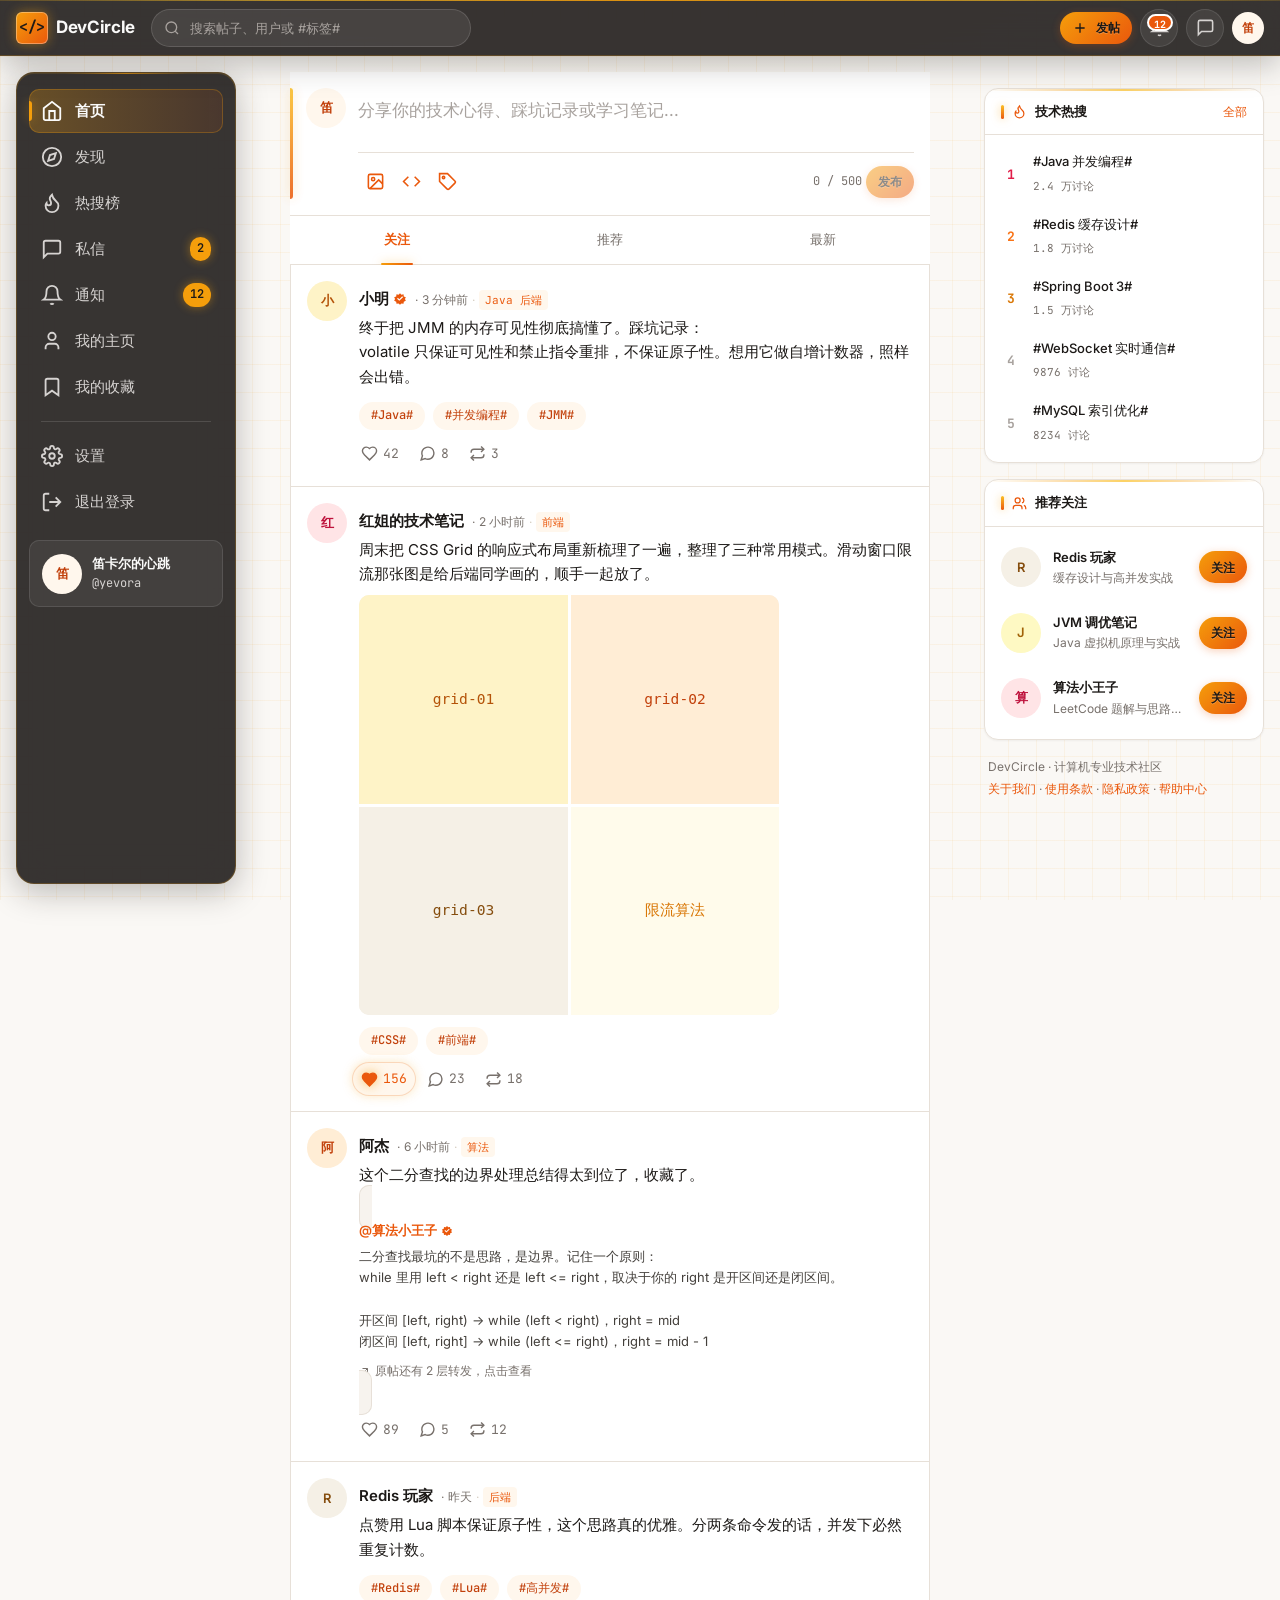
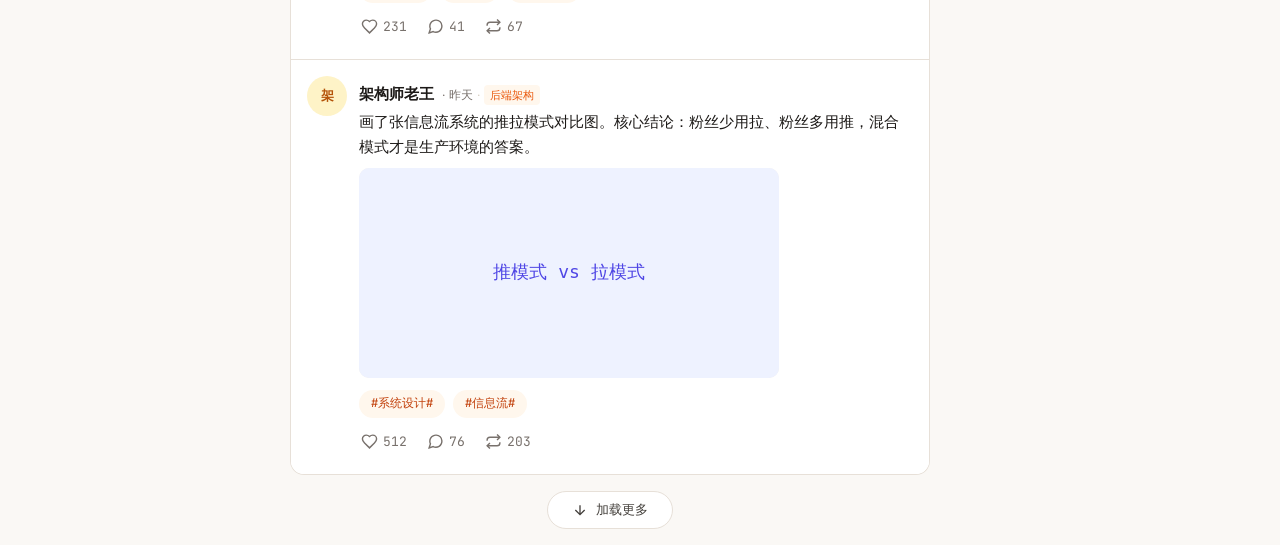
<file: web-forum/src/main/resources/static/index.html>
<!DOCTYPE html>
<html lang="zh-CN">
<head>
<meta charset="UTF-8">
<meta name="viewport" content="width=device-width, initial-scale=1">
<title>首页 · DevCircle</title>
<meta name="description" content="DevCircle 计算机专业技术社区 —— 分享你的技术心得">
<link rel="stylesheet" href="assets/css/design-system.css">
<!-- 渐进增强：字体加载失败不影响布局 -->
<link rel="preconnect" href="https://fonts.googleapis.com">
<link rel="preconnect" href="https://fonts.gstatic.com" crossorigin>
<link href="https://fonts.googleapis.com/css2?family=Inter:wght@400;500;600;700&family=JetBrains+Mono:wght@400;500;700&display=swap" rel="stylesheet">
</head>
<body>

<a href="#main" class="skip-link">跳到主内容</a>

<!-- ============================================================
     顶部导航
     ============================================================ -->
<header class="header">
  <div class="header__inner">

    <a href="index.html" class="logo" aria-label="DevCircle 首页">
      <span class="logo__mark" aria-hidden="true">&lt;/&gt;</span>
      <span class="logo__text">DevCircle</span>
    </a>

    <form class="search" role="search" action="post-search.html" method="get">
      <label for="search-input" class="sr-only">搜索帖子、用户或标签</label>
      <svg class="search__icon" width="16" height="16" viewBox="0 0 24 24" fill="none" stroke="currentColor" stroke-width="2" aria-hidden="true">
        <circle cx="11" cy="11" r="8"/><path d="m21 21-4.3-4.3"/>
      </svg>
      <input id="search-input" name="q" class="search__input" type="search"
             placeholder="搜索帖子、用户或 #标签#">
    </form>

    <div class="header__actions">

      <a href="index.html" class="btn btn--primary btn--sm">
        <svg width="16" height="16" viewBox="0 0 24 24" fill="none" stroke="currentColor" stroke-width="2" aria-hidden="true">
          <path d="M12 5v14M5 12h14"/>
        </svg>
        发帖
      </a>

      <a href="notification.html" class="btn btn--icon btn--ghost" aria-label="消息通知">
        <svg width="19" height="19" viewBox="0 0 24 24" fill="none" stroke="currentColor" stroke-width="2" aria-hidden="true">
          <path d="M6 8a6 6 0 0 1 12 0c0 7 3 9 3 9H3s3-2 3-9"/><path d="M10.3 21a1.94 1.94 0 0 0 3.4 0"/>
        </svg>
        <span id="notify-badge" class="badge-dot" aria-label="12 条未读通知">12</span>
      </a>

      <a href="message.html" class="btn btn--icon btn--ghost" aria-label="私信">
        <svg width="19" height="19" viewBox="0 0 24 24" fill="none" stroke="currentColor" stroke-width="2" aria-hidden="true">
          <path d="M21 15a2 2 0 0 1-2 2H7l-4 4V5a2 2 0 0 1 2-2h14a2 2 0 0 1 2 2z"/>
        </svg>
      </a>

      <a href="profile.html" aria-label="我的主页">
        <span class="avatar avatar--sm" aria-hidden="true">
          笛
        </span>
      </a>

    </div>
  </div>
</header>

<!-- ============================================================
     三栏布局
     ============================================================ -->
<div class="layout">

  <!-- ---------- 左侧导航 ---------- -->
  <nav class="layout__sidebar" aria-label="主导航">
    <ul class="nav">
      <li>
        <a href="index.html" class="nav__item nav__item--active" data-label="首页" aria-current="page">
          <svg class="nav__icon" viewBox="0 0 24 24" fill="none" stroke="currentColor" stroke-width="2" aria-hidden="true">
            <path d="m3 9 9-7 9 7v11a2 2 0 0 1-2 2H5a2 2 0 0 1-2-2z"/><path d="M9 22V12h6v10"/>
          </svg>
          <span class="nav__label">首页</span>
        </a>
      </li>
      <li>
        <a href="discover.html" class="nav__item" data-label="发现">
          <svg class="nav__icon" viewBox="0 0 24 24" fill="none" stroke="currentColor" stroke-width="2" aria-hidden="true">
            <circle cx="12" cy="12" r="10"/><path d="m16.2 7.8-2 6.3-6.4 2.1 2-6.3z"/>
          </svg>
          <span class="nav__label">发现</span>
        </a>
      </li>
      <li>
        <a href="hot.html" class="nav__item" data-label="热搜榜">
          <svg class="nav__icon" viewBox="0 0 24 24" fill="none" stroke="currentColor" stroke-width="2" aria-hidden="true">
            <path d="M8.5 14.5A2.5 2.5 0 0 0 11 12c0-1.38-.5-2-1-3-1.072-2.143-.224-4.054 2-6 .5 2.5 2 4.9 4 6.5 2 1.6 3 3.5 3 5.5a7 7 0 1 1-14 0c0-1.153.433-2.294 1-3a2.5 2.5 0 0 0 2.5 2.5z"/>
          </svg>
          <span class="nav__label">热搜榜</span>
        </a>
      </li>
      <li>
        <a href="message.html" class="nav__item" data-label="私信">
          <svg class="nav__icon" viewBox="0 0 24 24" fill="none" stroke="currentColor" stroke-width="2" aria-hidden="true">
            <path d="M21 15a2 2 0 0 1-2 2H7l-4 4V5a2 2 0 0 1 2-2h14a2 2 0 0 1 2 2z"/>
          </svg>
          <span class="nav__label">私信</span>
          <span class="nav__count" aria-label="2 条未读">2</span>
        </a>
      </li>
      <li>
        <a href="notification.html" class="nav__item" data-label="通知">
          <svg class="nav__icon" viewBox="0 0 24 24" fill="none" stroke="currentColor" stroke-width="2" aria-hidden="true">
            <path d="M6 8a6 6 0 0 1 12 0c0 7 3 9 3 9H3s3-2 3-9"/><path d="M10.3 21a1.94 1.94 0 0 0 3.4 0"/>
          </svg>
          <span class="nav__label">通知</span>
          <span class="nav__count" aria-label="12 条未读">12</span>
        </a>
      </li>
      <li>
        <a href="profile.html" class="nav__item" data-label="我的主页">
          <svg class="nav__icon" viewBox="0 0 24 24" fill="none" stroke="currentColor" stroke-width="2" aria-hidden="true">
            <path d="M19 21v-2a4 4 0 0 0-4-4H9a4 4 0 0 0-4 4v2"/><circle cx="12" cy="7" r="4"/>
          </svg>
          <span class="nav__label">我的主页</span>
        </a>
      </li>
      <li>
        <a href="bookmarks.html" class="nav__item" data-label="我的收藏">
          <svg class="nav__icon" viewBox="0 0 24 24" fill="none" stroke="currentColor" stroke-width="2" aria-hidden="true">
            <path d="m19 21-7-5-7 5V5a2 2 0 0 1 2-2h10a2 2 0 0 1 2 2z"/>
          </svg>
          <span class="nav__label">我的收藏</span>
        </a>
      </li>
    </ul>

    <div class="nav__divider" role="separator"></div>

    <ul class="nav">
      <li>
        <a href="settings.html" class="nav__item" data-label="设置">
          <svg class="nav__icon" viewBox="0 0 24 24" fill="none" stroke="currentColor" stroke-width="2" aria-hidden="true">
            <circle cx="12" cy="12" r="3"/><path d="M19.4 15a1.65 1.65 0 0 0 .33 1.82l.06.06a2 2 0 0 1-2.83 2.83l-.06-.06a1.65 1.65 0 0 0-1.82-.33 1.65 1.65 0 0 0-1 1.51V21a2 2 0 0 1-4 0v-.09A1.65 1.65 0 0 0 9 19.4a1.65 1.65 0 0 0-1.82.33l-.06.06a2 2 0 0 1-2.83-2.83l.06-.06a1.65 1.65 0 0 0 .33-1.82 1.65 1.65 0 0 0-1.51-1H3a2 2 0 0 1 0-4h.09A1.65 1.65 0 0 0 4.6 9a1.65 1.65 0 0 0-.33-1.82l-.06-.06a2 2 0 0 1 2.83-2.83l.06.06a1.65 1.65 0 0 0 1.82.33H9a1.65 1.65 0 0 0 1-1.51V3a2 2 0 0 1 4 0v.09a1.65 1.65 0 0 0 1 1.51 1.65 1.65 0 0 0 1.82-.33l.06-.06a2 2 0 0 1 2.83 2.83l-.06.06a1.65 1.65 0 0 0-.33 1.82V9a1.65 1.65 0 0 0 1.51 1H21a2 2 0 0 1 0 4h-.09a1.65 1.65 0 0 0-1.51 1z"/>
          </svg>
          <span class="nav__label">设置</span>
        </a>
      </li>
      <li>
        <a href="login.html" class="nav__item" data-label="退出登录">
          <svg class="nav__icon" viewBox="0 0 24 24" fill="none" stroke="currentColor" stroke-width="2" aria-hidden="true">
            <path d="M9 21H5a2 2 0 0 1-2-2V5a2 2 0 0 1 2-2h4"/><path d="m16 17 5-5-5-5M21 12H9"/>
          </svg>
          <span class="nav__label">退出登录</span>
        </a>
      </li>
    </ul>

    <!-- 当前登录用户 -->
    <a href="profile.html" class="user-chip">
      <span class="avatar avatar--md" aria-hidden="true">笛</span>
      <span class="flex-1" style="min-width:0">
        <span class="user-chip__name">笛卡尔的心跳</span>
        <span class="user-chip__handle">@yevora</span>
      </span>
    </a>
  </nav>

  <!-- ---------- 主内容 ---------- -->
  <main class="layout__main" id="main">

    <!-- 发帖框 -->
    <section class="composer" aria-label="发布新帖子">
      <span class="avatar avatar--md" aria-hidden="true">笛</span>
      <div class="composer__body">
        <label for="composer-input" class="sr-only">分享你的技术心得</label>
        <textarea id="composer-input" class="composer__input"
                  placeholder="分享你的技术心得、踩坑记录或学习笔记..." rows="1"></textarea>

        <div class="composer__toolbar">
          <div class="composer__tools">
            <button type="button" class="tool" aria-label="添加图片">
              <svg width="19" height="19" viewBox="0 0 24 24" fill="none" stroke="currentColor" stroke-width="2" aria-hidden="true">
                <rect x="3" y="3" width="18" height="18" rx="2"/><circle cx="9" cy="9" r="2"/><path d="m21 15-5-5L5 21"/>
              </svg>
            </button>
            <button type="button" class="tool" aria-label="添加代码块">
              <svg width="19" height="19" viewBox="0 0 24 24" fill="none" stroke="currentColor" stroke-width="2" aria-hidden="true">
                <path d="m16 18 6-6-6-6M8 6l-6 6 6 6"/>
              </svg>
            </button>
            <button type="button" class="tool" aria-label="添加标签">
              <svg width="19" height="19" viewBox="0 0 24 24" fill="none" stroke="currentColor" stroke-width="2" aria-hidden="true">
                <path d="M12 2H2v10l9.3 9.3a2 2 0 0 0 2.8 0l7.2-7.2a2 2 0 0 0 0-2.8z"/><circle cx="7" cy="7" r="1.5"/>
              </svg>
            </button>
          </div>

          <span id="composer-counter" class="counter" aria-live="polite">0 / 500</span>

          <button type="button" id="composer-submit" class="btn btn--primary btn--sm" disabled>
            发布
          </button>
        </div>
      </div>
    </section>

    <!-- 信息流 Tab -->
    <div class="tabs" role="tablist" aria-label="信息流切换">
      <button class="tab tab--active" role="tab" aria-selected="true" aria-controls="feed">关注</button>
      <button class="tab" role="tab" aria-selected="false">推荐</button>
      <button class="tab" role="tab" aria-selected="false">最新</button>
    </div>

    <!-- 帖子列表 -->
    <div id="feed" role="feed" aria-label="帖子信息流" style="background:var(--bg-card); border:1px solid var(--border-1); border-top:none; border-radius:0 0 var(--r-lg) var(--r-lg); overflow:hidden;">

      <!-- ========== 帖子 1：纯文本 + 标签 ========== -->
      <article class="post">
        <span class="avatar avatar--md" aria-hidden="true" style="background:#FEF3C7; color:#B45309;">小</span>
        <div class="post__body">
          <div class="post__head">
            <a href="profile.html" class="post__author">小明
              <svg class="post__verified" width="14" height="14" viewBox="0 0 24 24" fill="currentColor" aria-label="认证用户" role="img">
                <path d="M12 2 9.5 4.5 6 4l-.5 3.5L2 9l1.5 3L2 15l3.5 1.5L6 20l3.5-.5L12 22l2.5-2.5L18 20l.5-3.5L22 15l-1.5-3L22 9l-3.5-1.5L18 4l-3.5.5zm-1.2 13.2L7 11.4l1.4-1.4 2.4 2.4 5-5L17.2 9z"/>
              </svg>
            </a>
            <span class="post__meta">
              <span>·</span>
              <time datetime="2026-09-30T21:30:00+08:00">3 分钟前</time>
              <span class="post__meta-sep">·</span>
              <span class="post__direction">Java 后端</span>
            </span>
            <button class="post__more" aria-label="更多操作">
              <svg width="16" height="16" viewBox="0 0 24 24" fill="currentColor" aria-hidden="true">
                <circle cx="5" cy="12" r="2"/><circle cx="12" cy="12" r="2"/><circle cx="19" cy="12" r="2"/>
              </svg>
            </button>
          </div>

          <div class="post__content">终于把 JMM 的内存可见性彻底搞懂了。踩坑记录：<br>volatile 只保证可见性和禁止指令重排，不保证原子性。想用它做自增计数器，照样会出错。</div>

          <div class="tag-suggest">
            <a href="tag.html" class="tag-pill">#Java#</a>
            <a href="tag.html" class="tag-pill">#并发编程#</a>
            <a href="tag.html" class="tag-pill">#JMM#</a>
          </div>

          <div class="actions">
            <button class="action action--like" data-count="42" aria-pressed="false" aria-label="赞">
              <svg class="action__icon" viewBox="0 0 24 24" fill="none" stroke="currentColor" stroke-width="2" aria-hidden="true">
                <path d="M19 14c1.49-1.46 3-3.21 3-5.5A5.5 5.5 0 0 0 16.5 3c-1.76 0-3 .5-4.5 2-1.5-1.5-2.74-2-4.5-2A5.5 5.5 0 0 0 2 8.5c0 2.3 1.5 4.05 3 5.5l7 7z"/>
              </svg>
              <span class="action__count">42</span>
            </button>

            <button class="action action--comment" aria-label="查看 8 条评论">
              <svg class="action__icon" viewBox="0 0 24 24" fill="none" stroke="currentColor" stroke-width="2" aria-hidden="true">
                <path d="M21 11.5a8.38 8.38 0 0 1-.9 3.8 8.5 8.5 0 0 1-7.6 4.7 8.38 8.38 0 0 1-3.8-.9L3 21l1.9-5.7a8.38 8.38 0 0 1-.9-3.8 8.5 8.5 0 0 1 4.7-7.6 8.38 8.38 0 0 1 3.8-.9h.5a8.48 8.48 0 0 1 8 8z"/>
              </svg>
              <span class="action__count">8</span>
            </button>

            <button class="action action--repost" aria-label="转发">
              <svg class="action__icon" viewBox="0 0 24 24" fill="none" stroke="currentColor" stroke-width="2" aria-hidden="true">
                <path d="m17 2 4 4-4 4"/><path d="M3 11v-1a4 4 0 0 1 4-4h14"/><path d="m7 22-4-4 4-4"/><path d="M21 13v1a4 4 0 0 1-4 4H3"/>
              </svg>
              <span class="action__count">3</span>
            </button>
          </div>
        </div>
      </article>

      <!-- ========== 帖子 2：带图片九宫格 ========== -->
      <article class="post">
        <span class="avatar avatar--md" aria-hidden="true" style="background:#FFE4E6; color:#BE123C;">红</span>
        <div class="post__body">
          <div class="post__head">
            <a href="profile.html" class="post__author">红姐的技术笔记</a>
            <span class="post__meta">
              <span>·</span>
              <time datetime="2026-09-30T19:10:00+08:00">2 小时前</time>
              <span class="post__meta-sep">·</span>
              <span class="post__direction">前端</span>
            </span>
            <button class="post__more" aria-label="更多操作">
              <svg width="16" height="16" viewBox="0 0 24 24" fill="currentColor" aria-hidden="true">
                <circle cx="5" cy="12" r="2"/><circle cx="12" cy="12" r="2"/><circle cx="19" cy="12" r="2"/>
              </svg>
            </button>
          </div>

          <div class="post__content">周末把 CSS Grid 的响应式布局重新梳理了一遍，整理了三种常用模式。滑动窗口限流那张图是给后端同学画的，顺手一起放了。</div>

          <!-- 九宫格：4 张 -> 两列 -->
          <div class="post__images">
            <div class="post__image">
              <img src="data:image/svg+xml,%3Csvg xmlns='http://www.w3.org/2000/svg' width='400' height='400'%3E%3Crect fill='%23FEF3C7' width='400' height='400'/%3E%3Ctext x='200' y='200' font-family='monospace' font-size='28' fill='%23B45309' text-anchor='middle' dominant-baseline='middle'%3Egrid-01%3C/text%3E%3C/svg%3E"
                   alt="CSS Grid 布局示意图一" loading="lazy" width="400" height="400">
            </div>
            <div class="post__image">
              <img src="data:image/svg+xml,%3Csvg xmlns='http://www.w3.org/2000/svg' width='400' height='400'%3E%3Crect fill='%23FFEDD5' width='400' height='400'/%3E%3Ctext x='200' y='200' font-family='monospace' font-size='28' fill='%23C2410C' text-anchor='middle' dominant-baseline='middle'%3Egrid-02%3C/text%3E%3C/svg%3E"
                   alt="CSS Grid 布局示意图二" loading="lazy" width="400" height="400">
            </div>
            <div class="post__image">
              <img src="data:image/svg+xml,%3Csvg xmlns='http://www.w3.org/2000/svg' width='400' height='400'%3E%3Crect fill='%23F5F0E6' width='400' height='400'/%3E%3Ctext x='200' y='200' font-family='monospace' font-size='28' fill='%23854D0E' text-anchor='middle' dominant-baseline='middle'%3Egrid-03%3C/text%3E%3C/svg%3E"
                   alt="CSS Grid 布局示意图三" loading="lazy" width="400" height="400">
            </div>
            <div class="post__image">
              <img src="data:image/svg+xml,%3Csvg xmlns='http://www.w3.org/2000/svg' width='400' height='400'%3E%3Crect fill='%23FFFBEB' width='400' height='400'/%3E%3Ctext x='200' y='200' font-family='monospace' font-size='28' fill='%23D97706' text-anchor='middle' dominant-baseline='middle'%3E限流算法%3C/text%3E%3C/svg%3E"
                   alt="滑动窗口限流算法示意图" loading="lazy" width="400" height="400">
            </div>
          </div>

          <div class="tag-suggest">
            <a href="tag.html" class="tag-pill">#CSS#</a>
            <a href="tag.html" class="tag-pill">#前端#</a>
          </div>

          <div class="actions">
            <button class="action action--like action--active" data-count="156" aria-pressed="true" aria-label="取消赞">
              <svg class="action__icon" viewBox="0 0 24 24" fill="currentColor" stroke="currentColor" stroke-width="2" aria-hidden="true">
                <path d="M19 14c1.49-1.46 3-3.21 3-5.5A5.5 5.5 0 0 0 16.5 3c-1.76 0-3 .5-4.5 2-1.5-1.5-2.74-2-4.5-2A5.5 5.5 0 0 0 2 8.5c0 2.3 1.5 4.05 3 5.5l7 7z"/>
              </svg>
              <span class="action__count">156</span>
            </button>
            <button class="action action--comment" aria-label="查看 23 条评论">
              <svg class="action__icon" viewBox="0 0 24 24" fill="none" stroke="currentColor" stroke-width="2" aria-hidden="true">
                <path d="M21 11.5a8.38 8.38 0 0 1-.9 3.8 8.5 8.5 0 0 1-7.6 4.7 8.38 8.38 0 0 1-3.8-.9L3 21l1.9-5.7a8.38 8.38 0 0 1-.9-3.8 8.5 8.5 0 0 1 4.7-7.6 8.38 8.38 0 0 1 3.8-.9h.5a8.48 8.48 0 0 1 8 8z"/>
              </svg>
              <span class="action__count">23</span>
            </button>
            <button class="action action--repost" aria-label="转发">
              <svg class="action__icon" viewBox="0 0 24 24" fill="none" stroke="currentColor" stroke-width="2" aria-hidden="true">
                <path d="m17 2 4 4-4 4"/><path d="M3 11v-1a4 4 0 0 1 4-4h14"/><path d="m7 22-4-4 4-4"/><path d="M21 13v1a4 4 0 0 1-4 4H3"/>
              </svg>
              <span class="action__count">18</span>
            </button>
          </div>
        </div>
      </article>

      <!-- ========== 帖子 3：转发帖（两层折叠） ========== -->
      <article class="post">
        <span class="avatar avatar--md" aria-hidden="true" style="background:#FFEDD5; color:#C2410C;">阿</span>
        <div class="post__body">
          <div class="post__head">
            <a href="profile.html" class="post__author">阿杰</a>
            <span class="post__meta">
              <span>·</span>
              <time datetime="2026-09-30T15:20:00+08:00">6 小时前</time>
              <span class="post__meta-sep">·</span>
              <span class="post__direction">算法</span>
            </span>
            <button class="post__more" aria-label="更多操作">
              <svg width="16" height="16" viewBox="0 0 24 24" fill="currentColor" aria-hidden="true">
                <circle cx="5" cy="12" r="2"/><circle cx="12" cy="12" r="2"/><circle cx="19" cy="12" r="2"/>
              </svg>
            </button>
          </div>

          <div class="post__content">这个二分查找的边界处理总结得太到位了，收藏了。</div>

          <!-- 转发原帖（浅灰底，只嵌一层） -->
          <a href="post-detail.html" class="quote">
            <div class="quote__author">
              @算法小王子
              <svg width="12" height="12" viewBox="0 0 24 24" fill="currentColor" aria-label="认证用户" role="img">
                <path d="M12 2 9.5 4.5 6 4l-.5 3.5L2 9l1.5 3L2 15l3.5 1.5L6 20l3.5-.5L12 22l2.5-2.5L18 20l.5-3.5L22 15l-1.5-3L22 9l-3.5-1.5L18 4l-3.5.5zm-1.2 13.2L7 11.4l1.4-1.4 2.4 2.4 5-5L17.2 9z"/>
              </svg>
            </div>
            <div class="quote__content">二分查找最坑的不是思路，是边界。记住一个原则：<br>while 里用 left &lt; right 还是 left &lt;= right，取决于你的 right 是开区间还是闭区间。<br><br>开区间 [left, right) → while (left &lt; right)，right = mid<br>闭区间 [left, right] → while (left &lt;= right)，right = mid - 1</div>
            <div class="quote__folded">
              <svg width="12" height="12" viewBox="0 0 24 24" fill="none" stroke="currentColor" stroke-width="2" aria-hidden="true">
                <path d="M7 17 17 7M7 7h10v10"/>
              </svg>
              原帖还有 2 层转发，点击查看
            </div>
          </a>

          <div class="actions">
            <button class="action action--like" data-count="89" aria-pressed="false" aria-label="赞">
              <svg class="action__icon" viewBox="0 0 24 24" fill="none" stroke="currentColor" stroke-width="2" aria-hidden="true">
                <path d="M19 14c1.49-1.46 3-3.21 3-5.5A5.5 5.5 0 0 0 16.5 3c-1.76 0-3 .5-4.5 2-1.5-1.5-2.74-2-4.5-2A5.5 5.5 0 0 0 2 8.5c0 2.3 1.5 4.05 3 5.5l7 7z"/>
              </svg>
              <span class="action__count">89</span>
            </button>
            <button class="action action--comment" aria-label="查看 5 条评论">
              <svg class="action__icon" viewBox="0 0 24 24" fill="none" stroke="currentColor" stroke-width="2" aria-hidden="true">
                <path d="M21 11.5a8.38 8.38 0 0 1-.9 3.8 8.5 8.5 0 0 1-7.6 4.7 8.38 8.38 0 0 1-3.8-.9L3 21l1.9-5.7a8.38 8.38 0 0 1-.9-3.8 8.5 8.5 0 0 1 4.7-7.6 8.38 8.38 0 0 1 3.8-.9h.5a8.48 8.48 0 0 1 8 8z"/>
              </svg>
              <span class="action__count">5</span>
            </button>
            <button class="action action--repost" aria-label="转发">
              <svg class="action__icon" viewBox="0 0 24 24" fill="none" stroke="currentColor" stroke-width="2" aria-hidden="true">
                <path d="m17 2 4 4-4 4"/><path d="M3 11v-1a4 4 0 0 1 4-4h14"/><path d="m7 22-4-4 4-4"/><path d="M21 13v1a4 4 0 0 1-4 4H3"/>
              </svg>
              <span class="action__count">12</span>
            </button>
          </div>
        </div>
      </article>

      <!-- ========== 帖子 4：代码分享 ========== -->
      <article class="post">
        <span class="avatar avatar--md" aria-hidden="true" style="background:#F5F0E6; color:#854D0E;">R</span>
        <div class="post__body">
          <div class="post__head">
            <a href="profile.html" class="post__author">Redis 玩家</a>
            <span class="post__meta">
              <span>·</span>
              <time datetime="2026-09-29T22:00:00+08:00">昨天</time>
              <span class="post__meta-sep">·</span>
              <span class="post__direction">后端</span>
            </span>
            <button class="post__more" aria-label="更多操作">
              <svg width="16" height="16" viewBox="0 0 24 24" fill="currentColor" aria-hidden="true">
                <circle cx="5" cy="12" r="2"/><circle cx="12" cy="12" r="2"/><circle cx="19" cy="12" r="2"/>
              </svg>
            </button>
          </div>

          <div class="post__content">点赞用 Lua 脚本保证原子性，这个思路真的优雅。分两条命令发的话，并发下必然重复计数。</div>

          <div class="tag-suggest">
            <a href="tag.html" class="tag-pill">#Redis#</a>
            <a href="tag.html" class="tag-pill">#Lua#</a>
            <a href="tag.html" class="tag-pill">#高并发#</a>
          </div>

          <div class="actions">
            <button class="action action--like" data-count="231" aria-pressed="false" aria-label="赞">
              <svg class="action__icon" viewBox="0 0 24 24" fill="none" stroke="currentColor" stroke-width="2" aria-hidden="true">
                <path d="M19 14c1.49-1.46 3-3.21 3-5.5A5.5 5.5 0 0 0 16.5 3c-1.76 0-3 .5-4.5 2-1.5-1.5-2.74-2-4.5-2A5.5 5.5 0 0 0 2 8.5c0 2.3 1.5 4.05 3 5.5l7 7z"/>
              </svg>
              <span class="action__count">231</span>
            </button>
            <button class="action action--comment" aria-label="查看 41 条评论">
              <svg class="action__icon" viewBox="0 0 24 24" fill="none" stroke="currentColor" stroke-width="2" aria-hidden="true">
                <path d="M21 11.5a8.38 8.38 0 0 1-.9 3.8 8.5 8.5 0 0 1-7.6 4.7 8.38 8.38 0 0 1-3.8-.9L3 21l1.9-5.7a8.38 8.38 0 0 1-.9-3.8 8.5 8.5 0 0 1 4.7-7.6 8.38 8.38 0 0 1 3.8-.9h.5a8.48 8.48 0 0 1 8 8z"/>
              </svg>
              <span class="action__count">41</span>
            </button>
            <button class="action action--repost" aria-label="转发">
              <svg class="action__icon" viewBox="0 0 24 24" fill="none" stroke="currentColor" stroke-width="2" aria-hidden="true">
                <path d="m17 2 4 4-4 4"/><path d="M3 11v-1a4 4 0 0 1 4-4h14"/><path d="m7 22-4-4 4-4"/><path d="M21 13v1a4 4 0 0 1-4 4H3"/>
              </svg>
              <span class="action__count">67</span>
            </button>
          </div>
        </div>
      </article>

      <!-- ========== 帖子 5：单张大图 ========== -->
      <article class="post">
        <span class="avatar avatar--md" aria-hidden="true" style="background:#FEF3C7; color:#B45309;">架</span>
        <div class="post__body">
          <div class="post__head">
            <a href="profile.html" class="post__author">架构师老王</a>
            <span class="post__meta">
              <span>·</span>
              <time datetime="2026-09-29T14:30:00+08:00">昨天</time>
              <span class="post__meta-sep">·</span>
              <span class="post__direction">后端架构</span>
            </span>
            <button class="post__more" aria-label="更多操作">
              <svg width="16" height="16" viewBox="0 0 24 24" fill="currentColor" aria-hidden="true">
                <circle cx="5" cy="12" r="2"/><circle cx="12" cy="12" r="2"/><circle cx="19" cy="12" r="2"/>
              </svg>
            </button>
          </div>

          <div class="post__content">画了张信息流系统的推拉模式对比图。核心结论：粉丝少用拉、粉丝多用推，混合模式才是生产环境的答案。</div>

          <div class="post__images">
            <div class="post__image">
              <img src="data:image/svg+xml,%3Csvg xmlns='http://www.w3.org/2000/svg' width='840' height='420'%3E%3Crect fill='%23EEF2FF' width='840' height='420'/%3E%3Ctext x='420' y='210' font-family='monospace' font-size='36' fill='%234F46E5' text-anchor='middle' dominant-baseline='middle'%3E推模式 vs 拉模式%3C/text%3E%3C/svg%3E"
                   alt="信息流推拉模式对比架构图" loading="lazy" width="840" height="420">
            </div>
          </div>

          <div class="tag-suggest">
            <a href="tag.html" class="tag-pill">#系统设计#</a>
            <a href="tag.html" class="tag-pill">#信息流#</a>
          </div>

          <div class="actions">
            <button class="action action--like" data-count="512" aria-pressed="false" aria-label="赞">
              <svg class="action__icon" viewBox="0 0 24 24" fill="none" stroke="currentColor" stroke-width="2" aria-hidden="true">
                <path d="M19 14c1.49-1.46 3-3.21 3-5.5A5.5 5.5 0 0 0 16.5 3c-1.76 0-3 .5-4.5 2-1.5-1.5-2.74-2-4.5-2A5.5 5.5 0 0 0 2 8.5c0 2.3 1.5 4.05 3 5.5l7 7z"/>
              </svg>
              <span class="action__count">512</span>
            </button>
            <button class="action action--comment" aria-label="查看 76 条评论">
              <svg class="action__icon" viewBox="0 0 24 24" fill="none" stroke="currentColor" stroke-width="2" aria-hidden="true">
                <path d="M21 11.5a8.38 8.38 0 0 1-.9 3.8 8.5 8.5 0 0 1-7.6 4.7 8.38 8.38 0 0 1-3.8-.9L3 21l1.9-5.7a8.38 8.38 0 0 1-.9-3.8 8.5 8.5 0 0 1 4.7-7.6 8.38 8.38 0 0 1 3.8-.9h.5a8.48 8.48 0 0 1 8 8z"/>
              </svg>
              <span class="action__count">76</span>
            </button>
            <button class="action action--repost" aria-label="转发">
              <svg class="action__icon" viewBox="0 0 24 24" fill="none" stroke="currentColor" stroke-width="2" aria-hidden="true">
                <path d="m17 2 4 4-4 4"/><path d="M3 11v-1a4 4 0 0 1 4-4h14"/><path d="m7 22-4-4 4-4"/><path d="M21 13v1a4 4 0 0 1-4 4H3"/>
              </svg>
              <span class="action__count">203</span>
            </button>
          </div>
        </div>
      </article>

    </div>
    <!-- /feed -->

    <!-- 加载更多 -->
    <div class="load-more">
      <button id="load-more" class="load-more__btn" type="button">
        <svg width="16" height="16" viewBox="0 0 24 24" fill="none" stroke="currentColor" stroke-width="2" aria-hidden="true">
          <path d="M12 5v14M19 12l-7 7-7-7"/>
        </svg>
        加载更多
      </button>
    </div>

  </main>

  <!-- ---------- 右侧栏 ---------- -->
  <aside class="layout__aside" aria-label="辅助信息">

    <!-- 热搜榜 -->
    <section class="aside-card">
      <div class="aside-card__head">
        <h2 class="aside-card__title">
          <svg width="15" height="15" viewBox="0 0 24 24" fill="none" stroke="currentColor" stroke-width="2" style="color:var(--like)" aria-hidden="true">
            <path d="M8.5 14.5A2.5 2.5 0 0 0 11 12c0-1.38-.5-2-1-3-1.072-2.143-.224-4.054 2-6 .5 2.5 2 4.9 4 6.5 2 1.6 3 3.5 3 5.5a7 7 0 1 1-14 0c0-1.153.433-2.294 1-3a2.5 2.5 0 0 0 2.5 2.5z"/>
          </svg>
          技术热搜
        </h2>
        <a href="hot.html" class="text-xs">全部</a>
      </div>
      <div class="aside-card__body">
        <a href="tag.html" class="trend">
          <span class="trend__rank" aria-hidden="true">1</span>
          <span class="trend__body">
            <span class="trend__name">#Java 并发编程#</span>
            <span class="trend__count">2.4 万讨论</span>
          </span>
        </a>
        <a href="tag.html" class="trend">
          <span class="trend__rank" aria-hidden="true">2</span>
          <span class="trend__body">
            <span class="trend__name">#Redis 缓存设计#</span>
            <span class="trend__count">1.8 万讨论</span>
          </span>
        </a>
        <a href="tag.html" class="trend">
          <span class="trend__rank" aria-hidden="true">3</span>
          <span class="trend__body">
            <span class="trend__name">#Spring Boot 3#</span>
            <span class="trend__count">1.5 万讨论</span>
          </span>
        </a>
        <a href="tag.html" class="trend">
          <span class="trend__rank" aria-hidden="true">4</span>
          <span class="trend__body">
            <span class="trend__name">#WebSocket 实时通信#</span>
            <span class="trend__count">9876 讨论</span>
          </span>
        </a>
        <a href="tag.html" class="trend">
          <span class="trend__rank" aria-hidden="true">5</span>
          <span class="trend__body">
            <span class="trend__name">#MySQL 索引优化#</span>
            <span class="trend__count">8234 讨论</span>
          </span>
        </a>
      </div>
    </section>

    <!-- 推荐关注 -->
    <section class="aside-card">
      <div class="aside-card__head">
        <h2 class="aside-card__title">
          <svg width="15" height="15" viewBox="0 0 24 24" fill="none" stroke="currentColor" stroke-width="2" style="color:var(--brand-600)" aria-hidden="true">
            <path d="M16 21v-2a4 4 0 0 0-4-4H6a4 4 0 0 0-4 4v2"/><circle cx="9" cy="7" r="4"/><path d="M22 21v-2a4 4 0 0 0-3-3.87M16 3.13a4 4 0 0 1 0 7.75"/>
          </svg>
          推荐关注
        </h2>
      </div>
      <div class="aside-card__body">
        <div class="suggest">
          <span class="avatar avatar--md" aria-hidden="true" style="background:#F5F0E6; color:#854D0E;">R</span>
          <span class="suggest__body">
            <span class="suggest__name">Redis 玩家</span>
            <span class="suggest__bio">缓存设计与高并发实战</span>
          </span>
          <button class="btn btn--primary btn--sm" data-follow="0">关注</button>
        </div>
        <div class="suggest">
          <span class="avatar avatar--md" aria-hidden="true" style="background:#FEF9C3; color:#A16207;">J</span>
          <span class="suggest__body">
            <span class="suggest__name">JVM 调优笔记</span>
            <span class="suggest__bio">Java 虚拟机原理与实战</span>
          </span>
          <button class="btn btn--primary btn--sm" data-follow="0">关注</button>
        </div>
        <div class="suggest">
          <span class="avatar avatar--md" aria-hidden="true" style="background:#FFE4E6; color:#BE123C;">算</span>
          <span class="suggest__body">
            <span class="suggest__name">算法小王子</span>
            <span class="suggest__bio">LeetCode 题解与思路总结</span>
          </span>
          <button class="btn btn--primary btn--sm" data-follow="0">关注</button>
        </div>
      </div>
    </section>

    <!-- 页脚 -->
    <div class="text-xs text-muted" style="padding:0 4px; line-height:1.9;">
      DevCircle · 计算机专业技术社区<br>
      <a href="#" class="text-xs">关于我们</a> ·
      <a href="#" class="text-xs">使用条款</a> ·
      <a href="#" class="text-xs">隐私政策</a> ·
      <a href="#" class="text-xs">帮助中心</a>
    </div>

  </aside>

</div>

<!-- 页脚（移动端显示） -->
<footer style="display:none"></footer>

<script src="assets/js/app.js"></script>
<script>
/* ---------------------------------------------------------------
   页面级脚本：演示 WebSocket 消息接收（原型阶段用定时器模拟）
   --------------------------------------------------------------- */
(function () {
  // 原型阶段：模拟服务端推送未读通知数变化
  // 接入后端时替换为：
  //   DevCircle.WsClient.init('ws://localhost:8080/ws', token, function (msg) {
  //     if (msg.type === 'NOTIFY_UNREAD') DevCircle.updateUnreadBadge(msg.data.total);
  //   });
  let unread = 12;
  setInterval(function () {
    // 低概率模拟收到新通知
    if (Math.random() < 0.08) {
      unread++;
      DevCircle.updateUnreadBadge(unread);
    }
  }, 8000);
})();
</script>

</body>
</html>
</file>
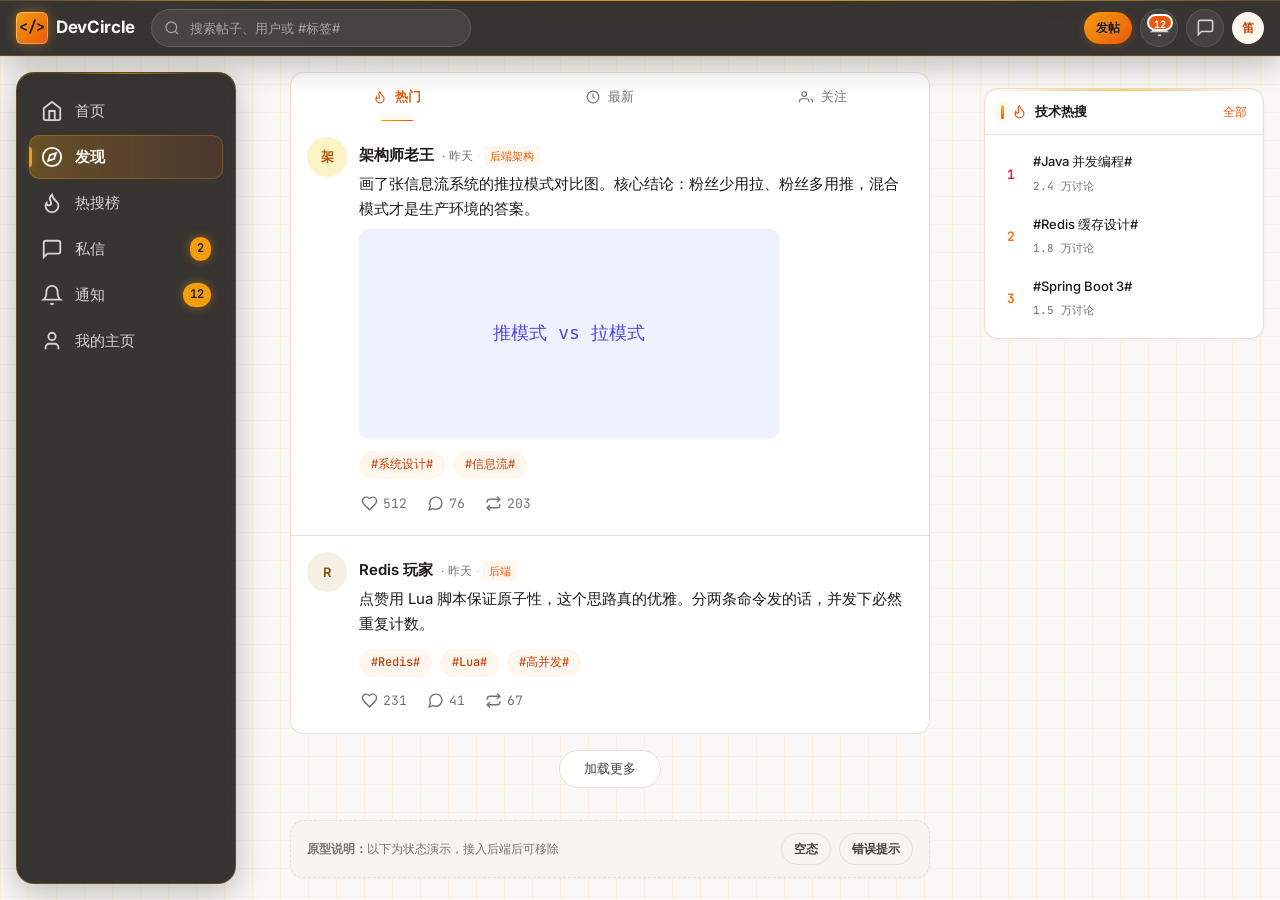
<file: web-forum/src/main/resources/static/discover.html>
<!DOCTYPE html>
<html lang="zh-CN">
<head>
<meta charset="UTF-8">
<meta name="viewport" content="width=device-width, initial-scale=1">
<title>发现 · DevCircle</title>
<link rel="stylesheet" href="assets/css/design-system.css">
<link rel="preconnect" href="https://fonts.googleapis.com">
<link rel="preconnect" href="https://fonts.gstatic.com" crossorigin>
<link href="https://fonts.googleapis.com/css2?family=Inter:wght@400;500;600;700&family=JetBrains+Mono:wght@400;500;700&display=swap" rel="stylesheet">
</head>
<body>

<a href="#main" class="skip-link">跳到主内容</a>

<header class="header">
  <div class="header__inner">
    <a href="index.html" class="logo" aria-label="DevCircle 首页">
      <span class="logo__mark" aria-hidden="true">&lt;/&gt;</span>
      <span class="logo__text">DevCircle</span>
    </a>

    <form class="search" role="search" action="post-search.html" method="get">
      <label for="search-input" class="sr-only">搜索</label>
      <svg class="search__icon" width="16" height="16" viewBox="0 0 24 24" fill="none" stroke="currentColor" stroke-width="2" aria-hidden="true">
        <circle cx="11" cy="11" r="8"/><path d="m21 21-4.3-4.3"/>
      </svg>
      <input id="search-input" name="q" class="search__input" type="search" placeholder="搜索帖子、用户或 #标签#">
    </form>

    <div class="header__actions">
      <a href="index.html" class="btn btn--primary btn--sm">发帖</a>
      <a href="notification.html" class="btn btn--icon btn--ghost" aria-label="消息通知">
        <svg width="19" height="19" viewBox="0 0 24 24" fill="none" stroke="currentColor" stroke-width="2" aria-hidden="true">
          <path d="M6 8a6 6 0 0 1 12 0c0 7 3 9 3 9H3s3-2 3-9"/><path d="M10.3 21a1.94 1.94 0 0 0 3.4 0"/>
        </svg>
        <span class="badge-dot">12</span>
      </a>
      <a href="message.html" class="btn btn--icon btn--ghost" aria-label="私信">
        <svg width="19" height="19" viewBox="0 0 24 24" fill="none" stroke="currentColor" stroke-width="2" aria-hidden="true">
          <path d="M21 15a2 2 0 0 1-2 2H7l-4 4V5a2 2 0 0 1 2-2h14a2 2 0 0 1 2 2z"/>
        </svg>
      </a>
      <a href="profile.html" aria-label="我的主页"><span class="avatar avatar--sm" aria-hidden="true">笛</span></a>
    </div>
  </div>
</header>

<div class="layout">

  <nav class="layout__sidebar" aria-label="主导航">
    <ul class="nav">
      <li>
        <a href="index.html" class="nav__item" data-label="首页">
          <svg class="nav__icon" viewBox="0 0 24 24" fill="none" stroke="currentColor" stroke-width="2" aria-hidden="true">
            <path d="m3 9 9-7 9 7v11a2 2 0 0 1-2 2H5a2 2 0 0 1-2-2z"/><path d="M9 22V12h6v10"/>
          </svg>
          <span class="nav__label">首页</span>
        </a>
      </li>
      <li>
        <a href="discover.html" class="nav__item nav__item--active" data-label="发现" aria-current="page">
          <svg class="nav__icon" viewBox="0 0 24 24" fill="none" stroke="currentColor" stroke-width="2" aria-hidden="true">
            <circle cx="12" cy="12" r="10"/><path d="m16.2 7.8-2 6.3-6.4 2.1 2-6.3z"/>
          </svg>
          <span class="nav__label">发现</span>
        </a>
      </li>
      <li>
        <a href="hot.html" class="nav__item" data-label="热搜榜">
          <svg class="nav__icon" viewBox="0 0 24 24" fill="none" stroke="currentColor" stroke-width="2" aria-hidden="true">
            <path d="M8.5 14.5A2.5 2.5 0 0 0 11 12c0-1.38-.5-2-1-3-1.072-2.143-.224-4.054 2-6 .5 2.5 2 4.9 4 6.5 2 1.6 3 3.5 3 5.5a7 7 0 1 1-14 0c0-1.153.433-2.294 1-3a2.5 2.5 0 0 0 2.5 2.5z"/>
          </svg>
          <span class="nav__label">热搜榜</span>
        </a>
      </li>
      <li>
        <a href="message.html" class="nav__item" data-label="私信">
          <svg class="nav__icon" viewBox="0 0 24 24" fill="none" stroke="currentColor" stroke-width="2" aria-hidden="true">
            <path d="M21 15a2 2 0 0 1-2 2H7l-4 4V5a2 2 0 0 1 2-2h14a2 2 0 0 1 2 2z"/>
          </svg>
          <span class="nav__label">私信</span>
          <span class="nav__count">2</span>
        </a>
      </li>
      <li>
        <a href="notification.html" class="nav__item" data-label="通知">
          <svg class="nav__icon" viewBox="0 0 24 24" fill="none" stroke="currentColor" stroke-width="2" aria-hidden="true">
            <path d="M6 8a6 6 0 0 1 12 0c0 7 3 9 3 9H3s3-2 3-9"/><path d="M10.3 21a1.94 1.94 0 0 0 3.4 0"/>
          </svg>
          <span class="nav__label">通知</span>
          <span class="nav__count">12</span>
        </a>
      </li>
      <li>
        <a href="profile.html" class="nav__item" data-label="我的主页">
          <svg class="nav__icon" viewBox="0 0 24 24" fill="none" stroke="currentColor" stroke-width="2" aria-hidden="true">
            <path d="M19 21v-2a4 4 0 0 0-4-4H9a4 4 0 0 0-4 4v2"/><circle cx="12" cy="7" r="4"/>
          </svg>
          <span class="nav__label">我的主页</span>
        </a>
      </li>
    </ul>
  </nav>

  <main class="layout__main" id="main">

    <!-- 排序 Tab -->
    <div class="tabs" role="tablist" aria-label="排序方式" style="border-radius:var(--r-lg) var(--r-lg) 0 0; border:1px solid var(--border-1); border-bottom:none;">
      <button class="tab tab--active" role="tab" aria-selected="true">
        <svg width="14" height="14" viewBox="0 0 24 24" fill="none" stroke="currentColor" stroke-width="2" aria-hidden="true">
          <path d="M8.5 14.5A2.5 2.5 0 0 0 11 12c0-1.38-.5-2-1-3-1.072-2.143-.224-4.054 2-6 .5 2.5 2 4.9 4 6.5 2 1.6 3 3.5 3 5.5a7 7 0 1 1-14 0c0-1.153.433-2.294 1-3a2.5 2.5 0 0 0 2.5 2.5z"/>
        </svg>
        热门
      </button>
      <button class="tab" role="tab" aria-selected="false">
        <svg width="14" height="14" viewBox="0 0 24 24" fill="none" stroke="currentColor" stroke-width="2" aria-hidden="true">
          <circle cx="12" cy="12" r="10"/><path d="M12 6v6l4 2"/>
        </svg>
        最新
      </button>
      <button class="tab" role="tab" aria-selected="false">
        <svg width="14" height="14" viewBox="0 0 24 24" fill="none" stroke="currentColor" stroke-width="2" aria-hidden="true">
          <path d="M17 21v-2a4 4 0 0 0-4-4H5a4 4 0 0 0-4 4v2"/><circle cx="9" cy="7" r="4"/><path d="M23 21v-2a4 4 0 0 0-3-3.87"/>
        </svg>
        关注
      </button>
    </div>

    <div id="feed" style="background:var(--bg-card); border:1px solid var(--border-1); border-top:none; border-radius:0 0 var(--r-lg) var(--r-lg); overflow:hidden;">

      <article class="post">
        <a href="profile.html">
          <span class="avatar avatar--md" aria-hidden="true" style="background:#FEF3C7; color:#B45309;">架</span>
        </a>
        <div class="post__body">
          <div class="post__head">
            <a href="profile.html" class="post__author">架构师老王</a>
            <span class="post__meta">
              <span>·</span>
              <time datetime="2026-09-29T14:30:00+08:00">昨天</time>
              <span class="post__meta-sep">·</span>
              <span class="post__direction">后端架构</span>
            </span>
            <button class="post__more" aria-label="更多操作">
              <svg width="16" height="16" viewBox="0 0 24 24" fill="currentColor" aria-hidden="true">
                <circle cx="5" cy="12" r="2"/><circle cx="12" cy="12" r="2"/><circle cx="19" cy="12" r="2"/>
              </svg>
            </button>
          </div>
          <div class="post__content">画了张信息流系统的推拉模式对比图。核心结论：粉丝少用拉、粉丝多用推，混合模式才是生产环境的答案。</div>
          <div class="post__images">
            <div class="post__image">
              <img src="data:image/svg+xml,%3Csvg xmlns='http://www.w3.org/2000/svg' width='840' height='420'%3E%3Crect fill='%23EEF2FF' width='840' height='420'/%3E%3Ctext x='420' y='210' font-family='monospace' font-size='36' fill='%234F46E5' text-anchor='middle' dominant-baseline='middle'%3E推模式 vs 拉模式%3C/text%3E%3C/svg%3E"
                   alt="信息流推拉模式对比架构图" loading="lazy" width="840" height="420">
            </div>
          </div>
          <div class="tag-suggest">
            <a href="tag.html" class="tag-pill">#系统设计#</a>
            <a href="tag.html" class="tag-pill">#信息流#</a>
          </div>
          <div class="actions">
            <button class="action action--like" data-count="512" aria-pressed="false" aria-label="赞">
              <svg class="action__icon" viewBox="0 0 24 24" fill="none" stroke="currentColor" stroke-width="2" aria-hidden="true">
                <path d="M19 14c1.49-1.46 3-3.21 3-5.5A5.5 5.5 0 0 0 16.5 3c-1.76 0-3 .5-4.5 2-1.5-1.5-2.74-2-4.5-2A5.5 5.5 0 0 0 2 8.5c0 2.3 1.5 4.05 3 5.5l7 7z"/>
              </svg>
              <span class="action__count">512</span>
            </button>
            <button class="action action--comment" aria-label="查看 76 条评论">
              <svg class="action__icon" viewBox="0 0 24 24" fill="none" stroke="currentColor" stroke-width="2" aria-hidden="true">
                <path d="M21 11.5a8.38 8.38 0 0 1-.9 3.8 8.5 8.5 0 0 1-7.6 4.7 8.38 8.38 0 0 1-3.8-.9L3 21l1.9-5.7a8.38 8.38 0 0 1-.9-3.8 8.5 8.5 0 0 1 4.7-7.6 8.38 8.38 0 0 1 3.8-.9h.5a8.48 8.48 0 0 1 8 8z"/>
              </svg>
              <span class="action__count">76</span>
            </button>
            <button class="action action--repost" aria-label="转发">
              <svg class="action__icon" viewBox="0 0 24 24" fill="none" stroke="currentColor" stroke-width="2" aria-hidden="true">
                <path d="m17 2 4 4-4 4"/><path d="M3 11v-1a4 4 0 0 1 4-4h14"/><path d="m7 22-4-4 4-4"/><path d="M21 13v1a4 4 0 0 1-4 4H3"/>
              </svg>
              <span class="action__count">203</span>
            </button>
          </div>
        </div>
      </article>

      <article class="post">
        <a href="profile.html">
          <span class="avatar avatar--md" aria-hidden="true" style="background:#F5F0E6; color:#854D0E;">R</span>
        </a>
        <div class="post__body">
          <div class="post__head">
            <a href="profile.html" class="post__author">Redis 玩家</a>
            <span class="post__meta">
              <span>·</span>
              <time datetime="2026-09-29T22:00:00+08:00">昨天</time>
              <span class="post__meta-sep">·</span>
              <span class="post__direction">后端</span>
            </span>
            <button class="post__more" aria-label="更多操作">
              <svg width="16" height="16" viewBox="0 0 24 24" fill="currentColor" aria-hidden="true">
                <circle cx="5" cy="12" r="2"/><circle cx="12" cy="12" r="2"/><circle cx="19" cy="12" r="2"/>
              </svg>
            </button>
          </div>
          <div class="post__content">点赞用 Lua 脚本保证原子性，这个思路真的优雅。分两条命令发的话，并发下必然重复计数。</div>
          <div class="tag-suggest">
            <a href="tag.html" class="tag-pill">#Redis#</a>
            <a href="tag.html" class="tag-pill">#Lua#</a>
            <a href="tag.html" class="tag-pill">#高并发#</a>
          </div>
          <div class="actions">
            <button class="action action--like" data-count="231" aria-pressed="false" aria-label="赞">
              <svg class="action__icon" viewBox="0 0 24 24" fill="none" stroke="currentColor" stroke-width="2" aria-hidden="true">
                <path d="M19 14c1.49-1.46 3-3.21 3-5.5A5.5 5.5 0 0 0 16.5 3c-1.76 0-3 .5-4.5 2-1.5-1.5-2.74-2-4.5-2A5.5 5.5 0 0 0 2 8.5c0 2.3 1.5 4.05 3 5.5l7 7z"/>
              </svg>
              <span class="action__count">231</span>
            </button>
            <button class="action action--comment" aria-label="查看 41 条评论">
              <svg class="action__icon" viewBox="0 0 24 24" fill="none" stroke="currentColor" stroke-width="2" aria-hidden="true">
                <path d="M21 11.5a8.38 8.38 0 0 1-.9 3.8 8.5 8.5 0 0 1-7.6 4.7 8.38 8.38 0 0 1-3.8-.9L3 21l1.9-5.7a8.38 8.38 0 0 1-.9-3.8 8.5 8.5 0 0 1 4.7-7.6 8.38 8.38 0 0 1 3.8-.9h.5a8.48 8.48 0 0 1 8 8z"/>
              </svg>
              <span class="action__count">41</span>
            </button>
            <button class="action action--repost" aria-label="转发">
              <svg class="action__icon" viewBox="0 0 24 24" fill="none" stroke="currentColor" stroke-width="2" aria-hidden="true">
                <path d="m17 2 4 4-4 4"/><path d="M3 11v-1a4 4 0 0 1 4-4h14"/><path d="m7 22-4-4 4-4"/><path d="M21 13v1a4 4 0 0 1-4 4H3"/>
              </svg>
              <span class="action__count">67</span>
            </button>
          </div>
        </div>
      </article>

    </div>

    <!-- 空态演示（默认隐藏，点击下方按钮可切换查看） -->
    <div id="empty-demo" class="card hidden" style="margin-top:var(--sp-4);">
      <div class="empty">
        <svg class="empty__icon" viewBox="0 0 24 24" fill="none" stroke="currentColor" stroke-width="1.5" aria-hidden="true">
          <path d="M21 15a2 2 0 0 1-2 2H7l-4 4V5a2 2 0 0 1 2-2h14a2 2 0 0 1 2 2z"/>
        </svg>
        <h3 class="empty__title">还没有人发帖</h3>
        <p class="empty__desc">
          这里还很安静。不如你来发第一条？分享一点最近学到的东西，或者一个还没搞懂的问题。
        </p>
        <a href="index.html" class="btn btn--primary">
          <svg width="16" height="16" viewBox="0 0 24 24" fill="none" stroke="currentColor" stroke-width="2" aria-hidden="true">
            <path d="M12 5v14M5 12h14"/>
          </svg>
          发布第一条帖子
        </a>
      </div>
    </div>

    <div class="load-more">
      <button id="load-more" class="load-more__btn" type="button">加载更多</button>
    </div>

    <!-- 状态演示开关（原型说明用，非产品功能） -->
    <div class="card" style="padding:var(--sp-3) var(--sp-4); margin-top:var(--sp-4); border-style:dashed; background:var(--bg-sunken);">
      <div class="flex items-center justify-between">
        <span class="text-xs text-muted">
          <strong>原型说明：</strong>以下为状态演示，接入后端后可移除
        </span>
        <div class="flex gap-2">
          <button class="btn btn--ghost btn--sm" onclick="document.getElementById('empty-demo').classList.toggle('hidden')">
            空态
          </button>
          <button class="btn btn--ghost btn--sm" onclick="DevCircle.toast('这是一条错误提示示例', 'error')">
            错误提示
          </button>
        </div>
      </div>
    </div>

  </main>

  <aside class="layout__aside" aria-label="推荐">
    <section class="aside-card">
      <div class="aside-card__head">
        <h2 class="aside-card__title">
          <svg width="15" height="15" viewBox="0 0 24 24" fill="none" stroke="currentColor" stroke-width="2" style="color:var(--like)" aria-hidden="true">
            <path d="M8.5 14.5A2.5 2.5 0 0 0 11 12c0-1.38-.5-2-1-3-1.072-2.143-.224-4.054 2-6 .5 2.5 2 4.9 4 6.5 2 1.6 3 3.5 3 5.5a7 7 0 1 1-14 0c0-1.153.433-2.294 1-3a2.5 2.5 0 0 0 2.5 2.5z"/>
          </svg>
          技术热搜
        </h2>
        <a href="hot.html" class="text-xs">全部</a>
      </div>
      <div class="aside-card__body">
        <a href="tag.html" class="trend">
          <span class="trend__rank" aria-hidden="true">1</span>
          <span class="trend__body">
            <span class="trend__name">#Java 并发编程#</span>
            <span class="trend__count">2.4 万讨论</span>
          </span>
        </a>
        <a href="tag.html" class="trend">
          <span class="trend__rank" aria-hidden="true">2</span>
          <span class="trend__body">
            <span class="trend__name">#Redis 缓存设计#</span>
            <span class="trend__count">1.8 万讨论</span>
          </span>
        </a>
        <a href="tag.html" class="trend">
          <span class="trend__rank" aria-hidden="true">3</span>
          <span class="trend__body">
            <span class="trend__name">#Spring Boot 3#</span>
            <span class="trend__count">1.5 万讨论</span>
          </span>
        </a>
      </div>
    </section>
  </aside>

</div>

<script src="assets/js/app.js"></script>
</body>
</html>
</file>
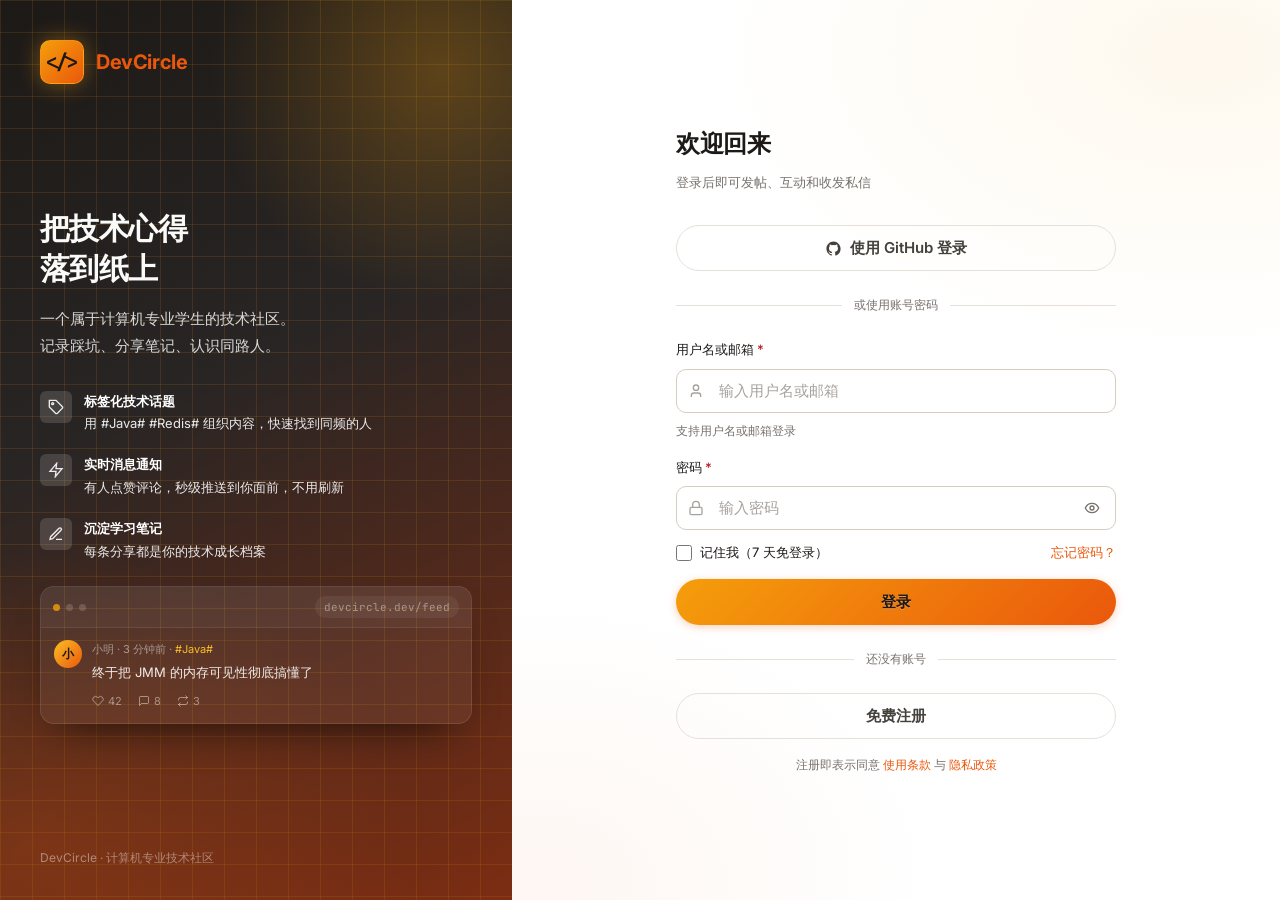
<file: web-forum/src/main/resources/static/login.html>
<!DOCTYPE html>
<html lang="zh-CN">
<head>
<meta charset="UTF-8">
<meta name="viewport" content="width=device-width, initial-scale=1">
<title>登录 · DevCircle</title>
<meta name="description" content="登录 DevCircle，与同学一起分享技术心得">
<link rel="stylesheet" href="assets/css/design-system.css">
<link rel="preconnect" href="https://fonts.googleapis.com">
<link rel="preconnect" href="https://fonts.gstatic.com" crossorigin>
<link href="https://fonts.googleapis.com/css2?family=Inter:wght@400;500;600;700&family=JetBrains+Mono:wght@400;500;700&display=swap" rel="stylesheet">
</head>
<body>

<main class="auth">

  <!-- ============================================================
       左侧：品牌区
       ============================================================ -->
  <section class="auth__brand" aria-label="产品介绍">
    <div class="auth__brand-inner">

      <div class="auth__brand-top">
        <a href="index.html" class="auth__logo">
          <span class="auth__logo-mark" aria-hidden="true">&lt;/&gt;</span>
          <span class="auth__logo-text">DevCircle</span>
        </a>
      </div>

      <div class="auth__brand-main">

        <h1 class="auth__headline">
          把技术心得<br>落到纸上
        </h1>

        <p class="auth__sub">
          一个属于计算机专业学生的技术社区。<br>
          记录踩坑、分享笔记、认识同路人。
        </p>

        <ul class="auth__features">
          <li class="auth__feature">
            <span class="auth__feature-icon" aria-hidden="true">
              <svg width="16" height="16" viewBox="0 0 24 24" fill="none" stroke="currentColor" stroke-width="2">
                <path d="M12 2H2v10l9.3 9.3a2 2 0 0 0 2.8 0l7.2-7.2a2 2 0 0 0 0-2.8z"/><circle cx="7" cy="7" r="1.5"/>
              </svg>
            </span>
            <span>
              <strong>标签化技术话题</strong>
              用 #Java# #Redis# 组织内容，快速找到同频的人
            </span>
          </li>
          <li class="auth__feature">
            <span class="auth__feature-icon" aria-hidden="true">
              <svg width="16" height="16" viewBox="0 0 24 24" fill="none" stroke="currentColor" stroke-width="2">
                <path d="M13 2 3 14h9l-1 8 10-12h-9z"/>
              </svg>
            </span>
            <span>
              <strong>实时消息通知</strong>
              有人点赞评论，秒级推送到你面前，不用刷新
            </span>
          </li>
          <li class="auth__feature">
            <span class="auth__feature-icon" aria-hidden="true">
              <svg width="16" height="16" viewBox="0 0 24 24" fill="none" stroke="currentColor" stroke-width="2">
                <path d="M12 20h9M16.5 3.5a2.12 2.12 0 0 1 3 3L7 19l-4 1 1-4z"/>
              </svg>
            </span>
            <span>
              <strong>沉淀学习笔记</strong>
              每条分享都是你的技术成长档案
            </span>
          </li>
        </ul>

        <!-- 产品界面预览（纯装饰，CSS 绘制，对辅助技术隐藏） -->
        <div class="auth__preview" aria-hidden="true">
          <div class="auth__preview-head">
            <span class="auth__preview-dot auth__preview-dot--live"></span>
            <span class="auth__preview-dot"></span>
            <span class="auth__preview-dot"></span>
            <span class="auth__preview-url">devcircle.dev/feed</span>
          </div>
          <div class="auth__preview-post">
            <span class="auth__preview-avatar">小</span>
            <div>
              <div class="auth__preview-meta">小明 · 3 分钟前 · <em>#Java#</em></div>
              <div class="auth__preview-text">终于把 JMM 的内存可见性彻底搞懂了</div>
              <div class="auth__preview-actions">
                <span>
                  <svg width="12" height="12" viewBox="0 0 24 24" fill="none" stroke="currentColor" stroke-width="2">
                    <path d="M20.8 4.6a5.5 5.5 0 0 0-7.8 0L12 5.7l-1-1.1a5.5 5.5 0 0 0-7.8 7.8l1 1L12 21l7.8-7.6 1-1a5.5 5.5 0 0 0 0-7.8z"/>
                  </svg>
                  42
                </span>
                <span>
                  <svg width="12" height="12" viewBox="0 0 24 24" fill="none" stroke="currentColor" stroke-width="2">
                    <path d="M21 15a2 2 0 0 1-2 2H7l-4 4V5a2 2 0 0 1 2-2h14a2 2 0 0 1 2 2z"/>
                  </svg>
                  8
                </span>
                <span>
                  <svg width="12" height="12" viewBox="0 0 24 24" fill="none" stroke="currentColor" stroke-width="2">
                    <path d="M17 1l4 4-4 4"/><path d="M3 11V9a4 4 0 0 1 4-4h14"/><path d="M7 23l-4-4 4-4"/><path d="M21 13v2a4 4 0 0 1-4 4H3"/>
                  </svg>
                  3
                </span>
              </div>
            </div>
          </div>
        </div>

      </div>

      <div class="auth__brand-foot">
        DevCircle · 计算机专业技术社区
      </div>

    </div>
  </section>

  <!-- ============================================================
       右侧：登录表单
       ============================================================ -->
  <section class="auth__form-wrap">
    <div class="auth__form">

      <div class="auth__form-head">
        <h2 class="auth__form-title">欢迎回来</h2>
        <p class="auth__form-desc">登录后即可发帖、互动和收发私信</p>
      </div>

      <!-- 第三方登录 -->
      <button type="button" class="btn btn--ghost btn--lg btn--block" data-oauth="github">
        <svg width="17" height="17" viewBox="0 0 24 24" fill="currentColor" aria-hidden="true">
          <path d="M12 2C6.48 2 2 6.58 2 12.25c0 4.53 2.87 8.37 6.84 9.73.5.1.68-.22.68-.49l-.01-1.72c-2.78.62-3.37-1.37-3.37-1.37-.45-1.18-1.11-1.5-1.11-1.5-.91-.64.07-.62.07-.62 1 .07 1.53 1.06 1.53 1.06.89 1.56 2.34 1.11 2.91.85.09-.66.35-1.11.63-1.37-2.22-.26-4.56-1.14-4.56-5.06 0-1.12.39-2.03 1.03-2.75-.1-.26-.45-1.3.1-2.71 0 0 .84-.28 2.75 1.05a9.4 9.4 0 0 1 5 0c1.91-1.33 2.75-1.05 2.75-1.05.55 1.41.2 2.45.1 2.71.64.72 1.03 1.63 1.03 2.75 0 3.93-2.35 4.79-4.58 5.05.36.32.68.94.68 1.9l-.01 2.82c0 .27.18.6.69.49A10.26 10.26 0 0 0 22 12.25C22 6.58 17.52 2 12 2z"/>
        </svg>
        使用 GitHub 登录
      </button>

      <div class="auth__divider">或使用账号密码</div>

      <!-- 错误提示（role=alert 让屏幕阅读器播报） -->
      <div id="login-error" class="alert alert--error hidden" role="alert">
        <svg class="alert__icon" width="16" height="16" viewBox="0 0 24 24" fill="none" stroke="currentColor" stroke-width="2" aria-hidden="true">
          <circle cx="12" cy="12" r="10"/><path d="M12 8v4M12 16h.01"/>
        </svg>
        <span>用户名或密码错误，请重试</span>
      </div>

      <form id="login-form" novalidate>

        <!-- 账号 -->
        <div class="field">
          <label for="login-account" class="field__label field__label--required">用户名或邮箱</label>
          <div class="input-group">
            <svg class="input-group__icon" width="16" height="16" viewBox="0 0 24 24" fill="none" stroke="currentColor" stroke-width="2" aria-hidden="true">
              <path d="M19 21v-2a4 4 0 0 0-4-4H9a4 4 0 0 0-4 4v2"/><circle cx="12" cy="7" r="4"/>
            </svg>
            <input id="login-account" name="account" type="text" class="input"
                   placeholder="输入用户名或邮箱" autocomplete="username"
                   required aria-describedby="account-hint">
          </div>
          <p id="account-hint" class="field__hint">支持用户名或邮箱登录</p>
        </div>

        <!-- 密码 -->
        <div class="field">
          <label for="login-password" class="field__label field__label--required">密码</label>
          <div class="input-group">
            <svg class="input-group__icon" width="16" height="16" viewBox="0 0 24 24" fill="none" stroke="currentColor" stroke-width="2" aria-hidden="true">
              <rect x="3" y="11" width="18" height="11" rx="2"/><path d="M7 11V7a5 5 0 0 1 10 0v4"/>
            </svg>
            <input id="login-password" name="password" type="password" class="input"
                   placeholder="输入密码" autocomplete="current-password"
                   required style="padding-right:44px;">
            <button type="button" class="input-group__toggle"
                    data-toggle-password="login-password" aria-label="显示密码">
              <svg width="16" height="16" viewBox="0 0 24 24" fill="none" stroke="currentColor" stroke-width="2" aria-hidden="true">
                <path d="M2 12s3-7 10-7 10 7 10 7-3 7-10 7-10-7-10-7z"/><circle cx="12" cy="12" r="3"/>
              </svg>
            </button>
          </div>
        </div>

        <!-- 记住我 + 忘记密码 -->
        <div class="flex items-center justify-between mb-4" style="margin-top:-4px;">
          <label class="flex items-center gap-2 text-sm" style="cursor:pointer;">
            <input type="checkbox" name="rememberMe" value="1"
                   style="width:16px; height:16px; accent-color:var(--brand-600); cursor:pointer;">
            记住我（7 天免登录）
          </label>
          <a href="#" class="text-sm">忘记密码？</a>
        </div>

        <button type="submit" class="btn btn--primary btn--lg btn--block">
          登录
        </button>

      </form>

      <div class="auth__divider">还没有账号</div>

      <a href="register.html" class="btn btn--ghost btn--lg btn--block">
        免费注册
      </a>

      <p class="text-xs text-muted text-center mt-4" style="line-height:1.7;">
        注册即表示同意
        <a href="#" class="text-xs">使用条款</a> 与
        <a href="#" class="text-xs">隐私政策</a>
      </p>

    </div>
  </section>

</main>

<script src="assets/js/app.js"></script>
<script>
/* ---------------------------------------------------------------
   登录表单交互
   --------------------------------------------------------------- */
(function () {
  const form = document.getElementById('login-form');
  const account = document.getElementById('login-account');
  const password = document.getElementById('login-password');
  const errorBox = document.getElementById('login-error');
  const submitBtn = form.querySelector('button[type="submit"]');

  form.addEventListener('submit', async function (e) {
    e.preventDefault();

    // 客户端校验
    let valid = true;
    [account, password].forEach(function (input) {
      input.classList.remove('input--error');
      input.removeAttribute('aria-invalid');
      if (!input.value.trim()) {
        input.classList.add('input--error');
        input.setAttribute('aria-invalid', 'true');
        valid = false;
      }
    });

    if (!valid) {
      errorBox.querySelector('span').textContent = '请填写用户名和密码';
      errorBox.classList.remove('hidden');
      (account.value.trim() ? password : account).focus();
      return;
    }

    errorBox.classList.add('hidden');

    // 提交中状态：禁用按钮防重复提交
    submitBtn.disabled = true;
    const originalText = submitBtn.textContent;
    submitBtn.textContent = '登录中...';

    try {
      // 原型阶段：模拟请求。接入后端时替换为：
      //   const res = await fetch('/api/v1/auth/login', {
      //     method: 'POST',
      //     headers: { 'Content-Type': 'application/json' },
      //     body: JSON.stringify({ account: account.value, password: password.value })
      //   });
      await new Promise(function (resolve, reject) {
        setTimeout(function () {
          // 演示：账号为 "demo" 时模拟失败
          if (account.value.trim() === 'demo') {
            reject(new Error('401'));
          } else {
            resolve({ code: 200 });
          }
        }, 700);
      });

      // 登录成功
      DevCircle.toast('登录成功，正在跳转...', 'success');
      setTimeout(function () {
        window.location.href = 'index.html';
      }, 700);

    } catch (err) {
      // 失败：显示错误，聚焦到密码框
      errorBox.querySelector('span').textContent = '用户名或密码错误，请重试';
      errorBox.classList.remove('hidden');
      password.classList.add('input--error');
      password.value = '';
      password.focus();

      submitBtn.disabled = false;
      submitBtn.textContent = originalText;
    }
  });

  // 输入时清除错误态
  [account, password].forEach(function (input) {
    input.addEventListener('input', function () {
      input.classList.remove('input--error');
      input.removeAttribute('aria-invalid');
      errorBox.classList.add('hidden');
    });
  });

  // 第三方登录（原型阶段仅提示）
  // 接入后端时改为跳转 GET /api/v1/auth/oauth/github
  const oauthBtn = document.querySelector('[data-oauth="github"]');
  if (oauthBtn) {
    oauthBtn.addEventListener('click', function () {
      DevCircle.toast('原型阶段未接入 GitHub OAuth', 'info');
    });
  }
})();
</script>

</body>
</html>
</file>
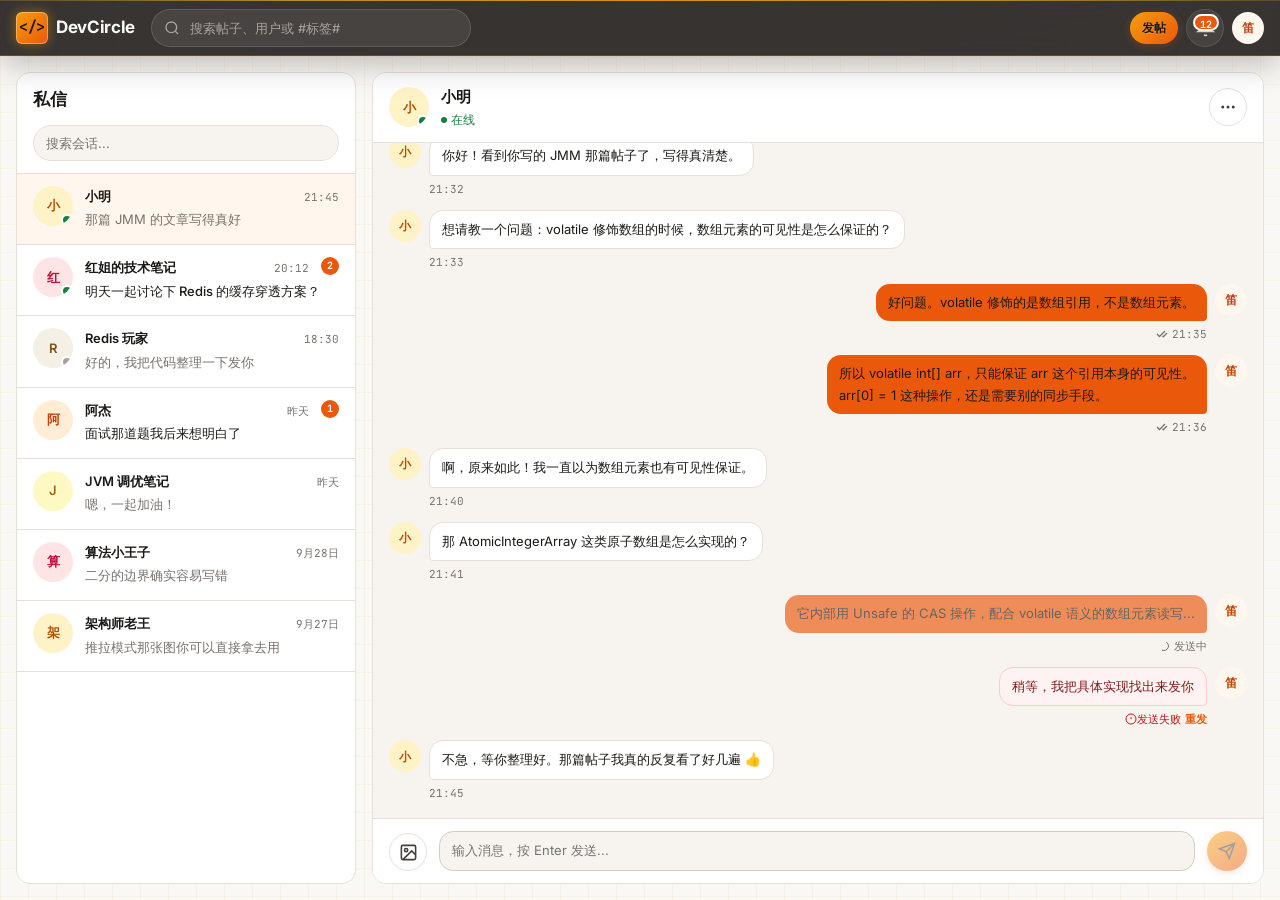
<file: web-forum/src/main/resources/static/message.html>
<!DOCTYPE html>
<html lang="zh-CN">
<head>
<meta charset="UTF-8">
<meta name="viewport" content="width=device-width, initial-scale=1">
<title>私信 · DevCircle</title>
<link rel="stylesheet" href="assets/css/design-system.css">
<link rel="preconnect" href="https://fonts.googleapis.com">
<link rel="preconnect" href="https://fonts.gstatic.com" crossorigin>
<link href="https://fonts.googleapis.com/css2?family=Inter:wght@400;500;600;700&family=JetBrains+Mono:wght@400;500;700&display=swap" rel="stylesheet">
<style>
  /* 私信页专用：双栏布局（会话列表 + 对话窗口） */
  .chat-layout {
    max-width: var(--page-max);
    margin: 0 auto;
    padding: var(--sp-4);
    display: grid;
    grid-template-columns: 340px minmax(0, 1fr);
    gap: var(--sp-4);
    height: calc(100vh - var(--header-h));
  }

  .chat-list {
    background: var(--bg-card);
    border: 1px solid var(--border-1);
    border-radius: var(--r-lg);
    overflow: hidden;
    display: flex;
    flex-direction: column;
  }

  .chat-list__head {
    padding: var(--sp-3) var(--sp-4);
    border-bottom: 1px solid var(--border-1);
    flex-shrink: 0;
  }

  .chat-list__title {
    font-size: var(--fs-lg);
    font-weight: var(--fw-bold);
    color: var(--text-1);
    margin-bottom: var(--sp-3);
  }

  .chat-list__search {
    width: 100%;
    height: 36px;
    padding: 0 var(--sp-3);
    border: 1px solid var(--border-1);
    border-radius: var(--r-full);
    background: var(--bg-sunken);
    font-size: var(--fs-sm);
  }

  .chat-list__search:focus {
    outline: none;
    background: var(--bg-card);
    border-color: var(--brand-400);
    box-shadow: var(--shadow-focus);
  }

  .chat-list__body {
    flex: 1;
    overflow-y: auto;
    overscroll-behavior: contain;
  }

  /* 移动端：单栏切换 */
  @media (max-width: 991px) {
    .chat-layout {
      grid-template-columns: 1fr;
      padding: var(--sp-3);
      height: calc(100vh - var(--header-h) - 56px);
      padding-bottom: calc(56px + var(--sp-3));
    }

    .chat-list { display: none; }
  }
</style>
</head>
<body>

<a href="#chat-body" class="skip-link">跳到消息内容</a>

<!-- ============================================================
     顶部导航
     ============================================================ -->
<header class="header">
  <div class="header__inner">
    <a href="index.html" class="logo" aria-label="DevCircle 首页">
      <span class="logo__mark" aria-hidden="true">&lt;/&gt;</span>
      <span class="logo__text">DevCircle</span>
    </a>

    <form class="search" role="search" action="post-search.html" method="get">
      <label for="search-input" class="sr-only">搜索</label>
      <svg class="search__icon" width="16" height="16" viewBox="0 0 24 24" fill="none" stroke="currentColor" stroke-width="2" aria-hidden="true">
        <circle cx="11" cy="11" r="8"/><path d="m21 21-4.3-4.3"/>
      </svg>
      <input id="search-input" name="q" class="search__input" type="search" placeholder="搜索帖子、用户或 #标签#">
    </form>

    <div class="header__actions">
      <a href="index.html" class="btn btn--primary btn--sm">发帖</a>
      <a href="notification.html" class="btn btn--icon btn--ghost" aria-label="消息通知">
        <svg width="19" height="19" viewBox="0 0 24 24" fill="none" stroke="currentColor" stroke-width="2" aria-hidden="true">
          <path d="M6 8a6 6 0 0 1 12 0c0 7 3 9 3 9H3s3-2 3-9"/><path d="M10.3 21a1.94 1.94 0 0 0 3.4 0"/>
        </svg>
        <span class="badge-dot">12</span>
      </a>
      <a href="profile.html" aria-label="我的主页"><span class="avatar avatar--sm" aria-hidden="true">笛</span></a>
    </div>
  </div>
</header>

<div class="chat-layout">

  <!-- ============================================================
       左：会话列表
       ============================================================ -->
  <section class="chat-list" aria-label="会话列表">
    <div class="chat-list__head">
      <h1 class="chat-list__title">私信</h1>
      <label for="chat-search" class="sr-only">搜索会话</label>
      <input id="chat-search" class="chat-list__search" type="search" placeholder="搜索会话...">
    </div>

    <div class="chat-list__body">

      <!-- 当前会话 -->
      <a href="message.html" class="chat-item chat-item--active" aria-current="true">
        <span class="avatar avatar--md" aria-hidden="true" style="background:#FEF3C7; color:#B45309;">
          小
          <span class="avatar__status" aria-label="在线"></span>
        </span>
        <span class="chat-item__body">
          <span class="chat-item__top">
            <span class="chat-item__name">小明</span>
            <time class="chat-item__time" datetime="2026-09-30T21:45:00+08:00">21:45</time>
          </span>
          <span class="chat-item__preview">那篇 JMM 的文章写得真好</span>
        </span>
      </a>

      <!-- 有未读 -->
      <a href="message.html" class="chat-item chat-item--unread">
        <span class="avatar avatar--md" aria-hidden="true" style="background:#FFE4E6; color:#BE123C;">
          红
          <span class="avatar__status" aria-label="在线"></span>
        </span>
        <span class="chat-item__body">
          <span class="chat-item__top">
            <span class="chat-item__name">红姐的技术笔记</span>
            <time class="chat-item__time" datetime="2026-09-30T20:12:00+08:00">20:12</time>
          </span>
          <span class="chat-item__preview">明天一起讨论下 Redis 的缓存穿透方案？</span>
        </span>
        <span class="chat-item__badge" aria-label="2 条未读">2</span>
      </a>

      <!-- 离线用户 -->
      <a href="message.html" class="chat-item">
        <span class="avatar avatar--md" aria-hidden="true" style="background:#F5F0E6; color:#854D0E;">
          R
          <span class="avatar__status avatar__status--offline" aria-label="离线"></span>
        </span>
        <span class="chat-item__body">
          <span class="chat-item__top">
            <span class="chat-item__name">Redis 玩家</span>
            <time class="chat-item__time" datetime="2026-09-30T18:30:00+08:00">18:30</time>
          </span>
          <span class="chat-item__preview">好的，我把代码整理一下发你</span>
        </span>
      </a>

      <!-- 有未读 -->
      <a href="message.html" class="chat-item chat-item--unread">
        <span class="avatar avatar--md" aria-hidden="true" style="background:#FFEDD5; color:#C2410C;">阿</span>
        <span class="chat-item__body">
          <span class="chat-item__top">
            <span class="chat-item__name">阿杰</span>
            <time class="chat-item__time" datetime="2026-09-29T22:15:00+08:00">昨天</time>
          </span>
          <span class="chat-item__preview">面试那道题我后来想明白了</span>
        </span>
        <span class="chat-item__badge" aria-label="1 条未读">1</span>
      </a>

      <a href="message.html" class="chat-item">
        <span class="avatar avatar--md" aria-hidden="true" style="background:#FEF9C3; color:#A16207;">J</span>
        <span class="chat-item__body">
          <span class="chat-item__top">
            <span class="chat-item__name">JVM 调优笔记</span>
            <time class="chat-item__time" datetime="2026-09-29T15:40:00+08:00">昨天</time>
          </span>
          <span class="chat-item__preview">嗯，一起加油！</span>
        </span>
      </a>

      <a href="message.html" class="chat-item">
        <span class="avatar avatar--md" aria-hidden="true" style="background:#FFE4E6; color:#BE123C;">算</span>
        <span class="chat-item__body">
          <span class="chat-item__top">
            <span class="chat-item__name">算法小王子</span>
            <time class="chat-item__time" datetime="2026-09-28T10:20:00+08:00">9月28日</time>
          </span>
          <span class="chat-item__preview">二分的边界确实容易写错</span>
        </span>
      </a>

      <a href="message.html" class="chat-item">
        <span class="avatar avatar--md" aria-hidden="true" style="background:#FEF3C7; color:#B45309;">架</span>
        <span class="chat-item__body">
          <span class="chat-item__top">
            <span class="chat-item__name">架构师老王</span>
            <time class="chat-item__time" datetime="2026-09-27T09:00:00+08:00">9月27日</time>
          </span>
          <span class="chat-item__preview">推拉模式那张图你可以直接拿去用</span>
        </span>
      </a>

    </div>
  </section>

  <!-- ============================================================
       右：对话窗口
       ============================================================ -->
  <section class="chat-window" aria-label="与 小明的对话">

    <!-- 会话头部 -->
    <div class="chat-window__head">
      <a href="profile.html">
        <span class="avatar avatar--md" aria-hidden="true" style="background:#FEF3C7; color:#B45309;">
          小
          <span class="avatar__status" aria-label="在线"></span>
        </span>
      </a>
      <div class="chat-window__title">
        <div class="chat-window__name">小明</div>
        <div class="chat-window__status" role="status">
          <span class="chat-window__status-dot" aria-hidden="true"></span>
          在线
        </div>
      </div>
      <button class="btn btn--icon btn--ghost" aria-label="会话设置">
        <svg width="18" height="18" viewBox="0 0 24 24" fill="currentColor" aria-hidden="true">
          <circle cx="5" cy="12" r="2"/><circle cx="12" cy="12" r="2"/><circle cx="19" cy="12" r="2"/>
        </svg>
      </button>
    </div>

    <!-- 消息区 -->
    <div class="chat-window__body" id="chat-body" role="log" aria-live="polite" aria-label="消息记录">

      <div class="chat-divider">今天</div>

      <!-- 对方消息 -->
      <div class="msg msg--in">
        <span class="avatar avatar--sm" aria-hidden="true" style="background:#FEF3C7; color:#B45309;">小</span>
        <div>
          <div class="msg__bubble">
            你好！看到你写的 JMM 那篇帖子了，写得真清楚。
          </div>
          <div class="msg__meta">21:32</div>
        </div>
      </div>

      <div class="msg msg--in">
        <span class="avatar avatar--sm" aria-hidden="true" style="background:#FEF3C7; color:#B45309;">小</span>
        <div>
          <div class="msg__bubble">
            想请教一个问题：volatile 修饰数组的时候，数组元素的可见性是怎么保证的？
          </div>
          <div class="msg__meta">21:33</div>
        </div>
      </div>

      <!-- 自己消息 -->
      <div class="msg msg--out">
        <span class="avatar avatar--sm" aria-hidden="true">笛</span>
        <div>
          <div class="msg__bubble">
            好问题。volatile 修饰的是数组引用，不是数组元素。
          </div>
          <div class="msg__meta">
            <span class="msg__status" aria-label="已读">
              <svg width="12" height="12" viewBox="0 0 24 24" fill="none" stroke="currentColor" stroke-width="2.5" aria-hidden="true">
                <path d="M18 6 7 17l-5-5"/><path d="m22 10-7.5 7.5L13 16"/>
              </svg>
            </span>
            21:35
          </div>
        </div>
      </div>

      <div class="msg msg--out">
        <span class="avatar avatar--sm" aria-hidden="true">笛</span>
        <div>
          <div class="msg__bubble">
            所以 volatile int[] arr，只能保证 arr 这个引用本身的可见性。<br>
            arr[0] = 1 这种操作，还是需要别的同步手段。
          </div>
          <div class="msg__meta">
            <span class="msg__status" aria-label="已读">
              <svg width="12" height="12" viewBox="0 0 24 24" fill="none" stroke="currentColor" stroke-width="2.5" aria-hidden="true">
                <path d="M18 6 7 17l-5-5"/><path d="m22 10-7.5 7.5L13 16"/>
              </svg>
            </span>
            21:36
          </div>
        </div>
      </div>

      <div class="msg msg--in">
        <span class="avatar avatar--sm" aria-hidden="true" style="background:#FEF3C7; color:#B45309;">小</span>
        <div>
          <div class="msg__bubble">
            啊，原来如此！我一直以为数组元素也有可见性保证。
          </div>
          <div class="msg__meta">21:40</div>
        </div>
      </div>

      <div class="msg msg--in">
        <span class="avatar avatar--sm" aria-hidden="true" style="background:#FEF3C7; color:#B45309;">小</span>
        <div>
          <div class="msg__bubble">
            那 AtomicIntegerArray 这类原子数组是怎么实现的？
          </div>
          <div class="msg__meta">21:41</div>
        </div>
      </div>

      <!-- 自己消息：发送中 -->
      <div class="msg msg--out msg--sending">
        <span class="avatar avatar--sm" aria-hidden="true">笛</span>
        <div>
          <div class="msg__bubble">
            它内部用 Unsafe 的 CAS 操作，配合 volatile 语义的数组元素读写...
          </div>
          <div class="msg__meta">
            <span class="msg__status" aria-label="发送中">
              <svg width="12" height="12" viewBox="0 0 24 24" fill="none" stroke="currentColor" stroke-width="2" aria-hidden="true">
                <circle cx="12" cy="12" r="9" stroke-dasharray="28" stroke-dashoffset="10"/>
              </svg>
            </span>
            发送中
          </div>
        </div>
      </div>

      <!-- 自己消息：发送失败（可点击重发） -->
      <div class="msg msg--out msg--failed">
        <span class="avatar avatar--sm" aria-hidden="true">笛</span>
        <div>
          <div class="msg__bubble">
            稍等，我把具体实现找出来发你
          </div>
          <div class="msg__meta">
            <span class="msg__status msg__status--failed" role="alert">
              <svg width="12" height="12" viewBox="0 0 24 24" fill="none" stroke="currentColor" stroke-width="2" aria-hidden="true">
                <circle cx="12" cy="12" r="10"/><path d="M12 8v4M12 16h.01"/>
              </svg>
              发送失败
            </span>
            <button style="color:var(--brand-600); font-weight:600; font-family:inherit; font-size:11px;">重发</button>
          </div>
        </div>
      </div>

      <div class="msg msg--in">
        <span class="avatar avatar--sm" aria-hidden="true" style="background:#FEF3C7; color:#B45309;">小</span>
        <div>
          <div class="msg__bubble">不急，等你整理好。那篇帖子我真的反复看了好几遍 👍</div>
          <div class="msg__meta">21:45</div>
        </div>
      </div>

      <!-- 对方正在输入 -->
      <div class="msg msg--in" id="typing-indicator" style="display:none;">
        <span class="avatar avatar--sm" aria-hidden="true" style="background:#FEF3C7; color:#B45309;">小</span>
        <div class="msg__bubble">
          <span class="typing" aria-label="对方正在输入">
            <span class="typing__dot"></span>
            <span class="typing__dot"></span>
            <span class="typing__dot"></span>
          </span>
        </div>
      </div>

    </div>

    <!-- 输入区 -->
    <div class="chat-window__footer">
      <button class="btn btn--icon btn--ghost" aria-label="发送图片">
        <svg width="19" height="19" viewBox="0 0 24 24" fill="none" stroke="currentColor" stroke-width="2" aria-hidden="true">
          <rect x="3" y="3" width="18" height="18" rx="2"/><circle cx="9" cy="9" r="2"/><path d="m21 15-5-5L5 21"/>
        </svg>
      </button>

      <label for="chat-input" class="sr-only">输入消息</label>
      <textarea id="chat-input" class="chat-window__input" rows="1"
                placeholder="输入消息，按 Enter 发送..."></textarea>

      <button id="chat-send" class="btn btn--primary btn--icon" aria-label="发送消息" disabled style="width:40px; height:40px;">
        <svg width="18" height="18" viewBox="0 0 24 24" fill="none" stroke="currentColor" stroke-width="2" aria-hidden="true">
          <path d="m22 2-7 20-4-9-9-4z"/><path d="M22 2 11 13"/>
        </svg>
      </button>
    </div>

  </section>

</div>

<script src="assets/js/app.js"></script>
<script>
/* ---------------------------------------------------------------
   私信交互
   --------------------------------------------------------------- */
(function () {
  const input = document.getElementById('chat-input');
  const sendBtn = document.getElementById('chat-send');
  const body = document.getElementById('chat-body');

  /* 输入时：自适应高度 + 启用发送按钮 */
  input.addEventListener('input', function () {
    input.style.height = 'auto';
    input.style.height = Math.min(input.scrollHeight, 120) + 'px';
    sendBtn.disabled = !input.value.trim();
  });

  /* Enter 发送，Shift+Enter 换行 */
  input.addEventListener('keydown', function (e) {
    if (e.key === 'Enter' && !e.shiftKey) {
      e.preventDefault();
      if (!sendBtn.disabled) send();
    }
  });

  sendBtn.addEventListener('click', send);

  function send() {
    const text = input.value.trim();
    if (!text) return;

    // 生成 clientMsgId（按设计文档，用于服务端幂等去重）
    const clientMsgId = 'c-' + Date.now() + '-' + Math.random().toString(36).slice(2, 8);

    // 1. 立即渲染「发送中」气泡（乐观更新）
    const el = appendMessage(text, clientMsgId);

    // 2. 清空输入框
    input.value = '';
    input.style.height = 'auto';
    sendBtn.disabled = true;

    // 3. 模拟发送。接入后端时替换为：
    //    DevCircle.WsClient.send({ type: 'MSG_SEND', data: { conversationId, content: text, clientMsgId } });
    //    然后在 onMessage 里处理 MSG_ACK / 发送失败
    setTimeout(function () {
      // 演示：5% 概率模拟失败（触发三态中的「失败」态）
      if (Math.random() < 0.05) {
        el.classList.remove('msg--sending');
        el.classList.add('msg--failed');
        const status = el.querySelector('.msg__status');
        status.className = 'msg__status msg__status--failed';
        status.setAttribute('role', 'alert');
        status.innerHTML =
          '<svg width="12" height="12" viewBox="0 0 24 24" fill="none" stroke="currentColor" stroke-width="2">' +
          '<circle cx="12" cy="12" r="10"/><path d="M12 8v4M12 16h.01"/></svg>发送失败';
        const meta = el.querySelector('.msg__meta');
        const retry = document.createElement('button');
        retry.textContent = '重发';
        retry.style.cssText = 'color:var(--brand-600); font-weight:600; font-family:inherit; font-size:11px;';
        retry.addEventListener('click', function () {
          el.classList.remove('msg--failed');
          el.classList.add('msg--sending');
          status.className = 'msg__status';
          status.removeAttribute('role');
          retry.remove();
          // 重发逻辑：同样的 clientMsgId，服务端幂等处理
          setTimeout(function () {
            el.classList.remove('msg--sending');
            status.innerHTML =
              '<svg width="12" height="12" viewBox="0 0 24 24" fill="none" stroke="currentColor" stroke-width="2.5">' +
              '<path d="M18 6 7 17l-5-5"/><path d="m22 10-7.5 7.5L13 16"/></svg>';
          }, 600);
        });
        meta.appendChild(retry);
      } else {
        // 成功：撤销「发送中」态，显示已读双勾
        el.classList.remove('msg--sending');
        const status = el.querySelector('.msg__status');
        status.innerHTML =
          '<svg width="12" height="12" viewBox="0 0 24 24" fill="none" stroke="currentColor" stroke-width="2.5">' +
          '<path d="M18 6 7 17l-5-5"/><path d="m22 10-7.5 7.5L13 16"/></svg>';
      }
    }, 550);

    // 4. 滚动到底部
    scrollToBottom();

    // 5. 模拟对方回复（演示实时接收）
    scheduleTyping();
  }

  /* 追加一条自己的消息 */
  function appendMessage(text, clientMsgId) {
    const wrap = document.createElement('div');
    wrap.className = 'msg msg--out msg--sending';
    wrap.dataset.clientMsgId = clientMsgId;
    const now = new Date();
    const hh = String(now.getHours()).padStart(2, '0');
    const mm = String(now.getMinutes()).padStart(2, '0');

    wrap.innerHTML =
      '<span class="avatar avatar--sm" aria-hidden="true">笛</span>' +
      '<div>' +
        '<div class="msg__bubble"></div>' +
        '<div class="msg__meta">' +
          '<span class="msg__status" aria-label="发送中">' +
            '<svg width="12" height="12" viewBox="0 0 24 24" fill="none" stroke="currentColor" stroke-width="2">' +
            '<circle cx="12" cy="12" r="9" stroke-dasharray="28" stroke-dashoffset="10"/></svg>' +
          '</span>' +
          hh + ':' + mm +
        '</div>' +
      '</div>';

    // 用 textContent 防 XSS（对应设计文档的 XSS 防护）
    wrap.querySelector('.msg__bubble').textContent = text;
    body.appendChild(wrap);
    return wrap;
  }

  /* 滚动到底部 */
  function scrollToBottom() {
    body.scrollTop = body.scrollHeight;
  }

  /* 模拟对方「正在输入」并回复 */
  function scheduleTyping() {
    const typing = document.getElementById('typing-indicator');
    setTimeout(function () {
      typing.style.display = 'flex';
      scrollToBottom();

      setTimeout(function () {
        typing.style.display = 'none';

        const replies = [
          '明白了，谢谢！',
          '好的，我试试看',
          '原来是这样，之前理解错了',
          '这个思路很清晰 👍'
        ];
        const wrap = document.createElement('div');
        wrap.className = 'msg msg--in';
        const now = new Date();
        const hh = String(now.getHours()).padStart(2, '0');
        const mm = String(now.getMinutes()).padStart(2, '0');

        wrap.innerHTML =
          '<span class="avatar avatar--sm" aria-hidden="true" style="background:#FEF3C7; color:#B45309;">小</span>' +
          '<div>' +
            '<div class="msg__bubble"></div>' +
            '<div class="msg__meta">' + hh + ':' + mm + '</div>' +
          '</div>';
        wrap.querySelector('.msg__bubble').textContent =
          replies[Math.floor(Math.random() * replies.length)];

        body.appendChild(wrap);
        scrollToBottom();
      }, 1800);
    }, 1200);
  }

  /* 初始滚动到底部 */
  scrollToBottom();
})();
</script>

</body>
</html>
</file>
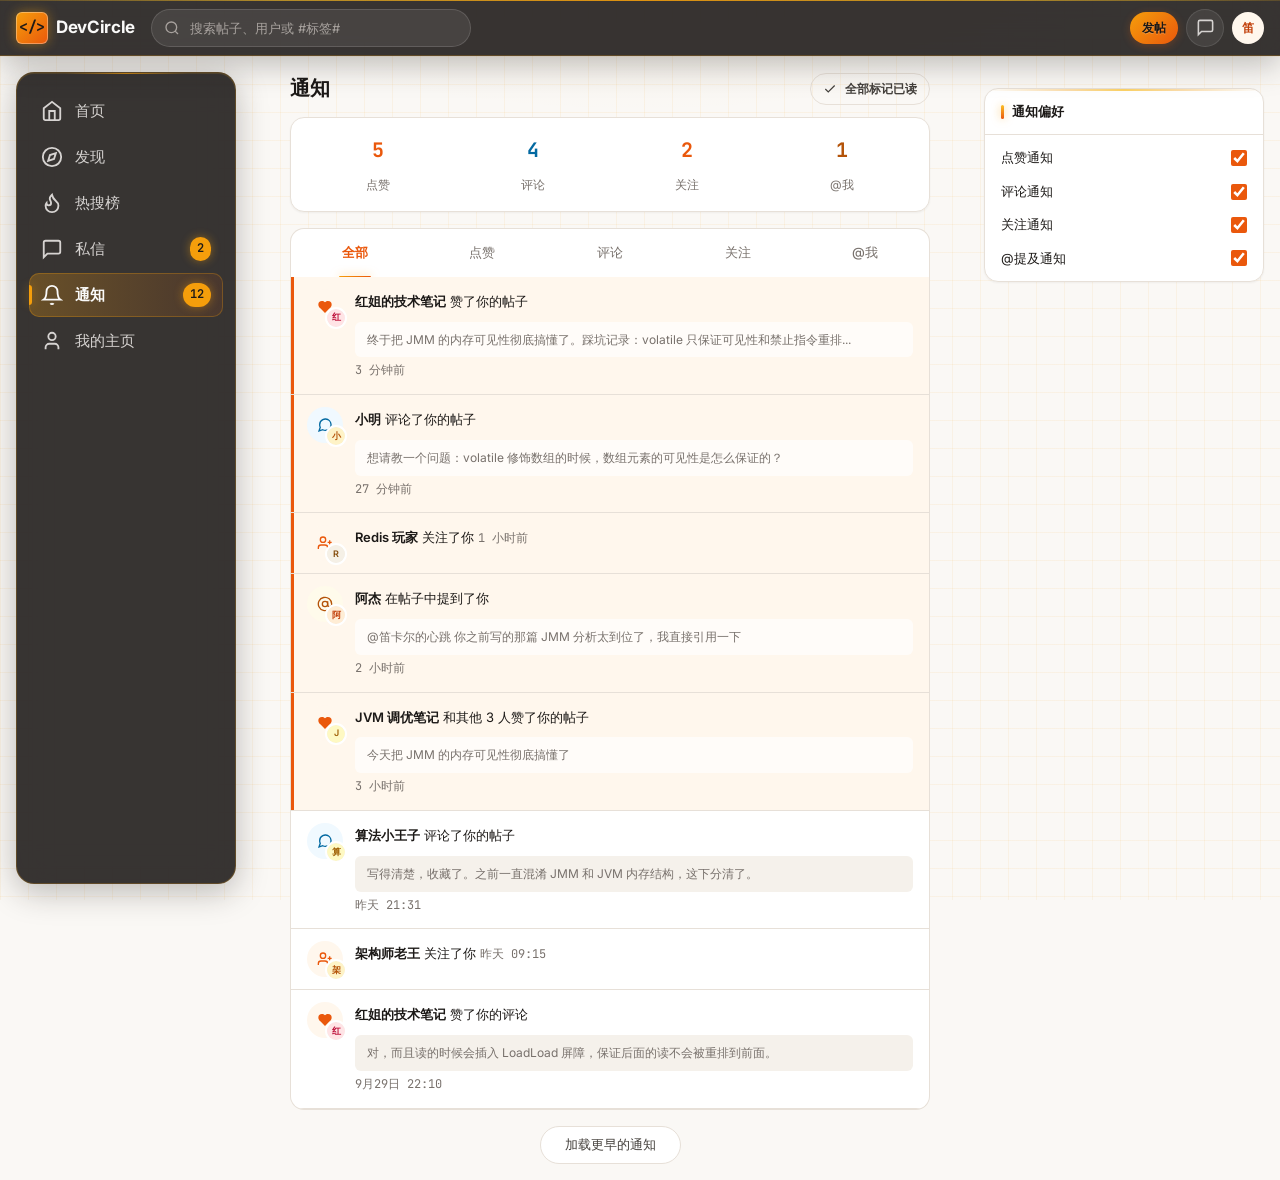
<file: web-forum/src/main/resources/static/notification.html>
<!DOCTYPE html>
<html lang="zh-CN">
<head>
<meta charset="UTF-8">
<meta name="viewport" content="width=device-width, initial-scale=1">
<title>通知 · DevCircle</title>
<link rel="stylesheet" href="assets/css/design-system.css">
<link rel="preconnect" href="https://fonts.googleapis.com">
<link rel="preconnect" href="https://fonts.gstatic.com" crossorigin>
<link href="https://fonts.googleapis.com/css2?family=Inter:wght@400;500;600;700&family=JetBrains+Mono:wght@400;500;700&display=swap" rel="stylesheet">
</head>
<body>

<a href="#main" class="skip-link">跳到主内容</a>

<!-- 顶部导航 -->
<header class="header">
  <div class="header__inner">
    <a href="index.html" class="logo" aria-label="DevCircle 首页">
      <span class="logo__mark" aria-hidden="true">&lt;/&gt;</span>
      <span class="logo__text">DevCircle</span>
    </a>

    <form class="search" role="search" action="post-search.html" method="get">
      <label for="search-input" class="sr-only">搜索</label>
      <svg class="search__icon" width="16" height="16" viewBox="0 0 24 24" fill="none" stroke="currentColor" stroke-width="2" aria-hidden="true">
        <circle cx="11" cy="11" r="8"/><path d="m21 21-4.3-4.3"/>
      </svg>
      <input id="search-input" name="q" class="search__input" type="search" placeholder="搜索帖子、用户或 #标签#">
    </form>

    <div class="header__actions">
      <a href="index.html" class="btn btn--primary btn--sm">发帖</a>
      <a href="message.html" class="btn btn--icon btn--ghost" aria-label="私信">
        <svg width="19" height="19" viewBox="0 0 24 24" fill="none" stroke="currentColor" stroke-width="2" aria-hidden="true">
          <path d="M21 15a2 2 0 0 1-2 2H7l-4 4V5a2 2 0 0 1 2-2h14a2 2 0 0 1 2 2z"/>
        </svg>
      </a>
      <a href="profile.html" aria-label="我的主页"><span class="avatar avatar--sm" aria-hidden="true">笛</span></a>
    </div>
  </div>
</header>

<div class="layout">

  <!-- 左侧导航 -->
  <nav class="layout__sidebar" aria-label="主导航">
    <ul class="nav">
      <li>
        <a href="index.html" class="nav__item" data-label="首页">
          <svg class="nav__icon" viewBox="0 0 24 24" fill="none" stroke="currentColor" stroke-width="2" aria-hidden="true">
            <path d="m3 9 9-7 9 7v11a2 2 0 0 1-2 2H5a2 2 0 0 1-2-2z"/><path d="M9 22V12h6v10"/>
          </svg>
          <span class="nav__label">首页</span>
        </a>
      </li>
      <li>
        <a href="discover.html" class="nav__item" data-label="发现">
          <svg class="nav__icon" viewBox="0 0 24 24" fill="none" stroke="currentColor" stroke-width="2" aria-hidden="true">
            <circle cx="12" cy="12" r="10"/><path d="m16.2 7.8-2 6.3-6.4 2.1 2-6.3z"/>
          </svg>
          <span class="nav__label">发现</span>
        </a>
      </li>
      <li>
        <a href="hot.html" class="nav__item" data-label="热搜榜">
          <svg class="nav__icon" viewBox="0 0 24 24" fill="none" stroke="currentColor" stroke-width="2" aria-hidden="true">
            <path d="M8.5 14.5A2.5 2.5 0 0 0 11 12c0-1.38-.5-2-1-3-1.072-2.143-.224-4.054 2-6 .5 2.5 2 4.9 4 6.5 2 1.6 3 3.5 3 5.5a7 7 0 1 1-14 0c0-1.153.433-2.294 1-3a2.5 2.5 0 0 0 2.5 2.5z"/>
          </svg>
          <span class="nav__label">热搜榜</span>
        </a>
      </li>
      <li>
        <a href="message.html" class="nav__item" data-label="私信">
          <svg class="nav__icon" viewBox="0 0 24 24" fill="none" stroke="currentColor" stroke-width="2" aria-hidden="true">
            <path d="M21 15a2 2 0 0 1-2 2H7l-4 4V5a2 2 0 0 1 2-2h14a2 2 0 0 1 2 2z"/>
          </svg>
          <span class="nav__label">私信</span>
          <span class="nav__count">2</span>
        </a>
      </li>
      <li>
        <a href="notification.html" class="nav__item nav__item--active" data-label="通知" aria-current="page">
          <svg class="nav__icon" viewBox="0 0 24 24" fill="none" stroke="currentColor" stroke-width="2" aria-hidden="true">
            <path d="M6 8a6 6 0 0 1 12 0c0 7 3 9 3 9H3s3-2 3-9"/><path d="M10.3 21a1.94 1.94 0 0 0 3.4 0"/>
          </svg>
          <span class="nav__label">通知</span>
          <span class="nav__count">12</span>
        </a>
      </li>
      <li>
        <a href="profile.html" class="nav__item" data-label="我的主页">
          <svg class="nav__icon" viewBox="0 0 24 24" fill="none" stroke="currentColor" stroke-width="2" aria-hidden="true">
            <path d="M19 21v-2a4 4 0 0 0-4-4H9a4 4 0 0 0-4 4v2"/><circle cx="12" cy="7" r="4"/>
          </svg>
          <span class="nav__label">我的主页</span>
        </a>
      </li>
    </ul>
  </nav>

  <!-- 主内容 -->
  <main class="layout__main" id="main">

    <div class="flex items-center justify-between mb-3">
      <h1 style="font-size:var(--fs-xl); font-weight:var(--fw-bold);">通知</h1>
      <button id="mark-all-read" class="btn btn--ghost btn--sm">
        <svg width="14" height="14" viewBox="0 0 24 24" fill="none" stroke="currentColor" stroke-width="2" aria-hidden="true">
          <path d="M20 6 9 17l-5-5"/>
        </svg>
        全部标记已读
      </button>
    </div>

    <!-- 未读数汇总卡片 -->
    <section class="card mb-4" style="padding:var(--sp-4);" aria-label="未读通知统计">
      <div style="display:grid; grid-template-columns:repeat(4, 1fr); gap:var(--sp-3); text-align:center;">
        <div>
          <div class="mono" style="font-size:var(--fs-xl); font-weight:var(--fw-bold); color:var(--like);">5</div>
          <div class="text-xs text-muted mt-2">点赞</div>
        </div>
        <div>
          <div class="mono" style="font-size:var(--fs-xl); font-weight:var(--fw-bold); color:var(--info);">4</div>
          <div class="text-xs text-muted mt-2">评论</div>
        </div>
        <div>
          <div class="mono" style="font-size:var(--fs-xl); font-weight:var(--fw-bold); color:var(--brand-600);">2</div>
          <div class="text-xs text-muted mt-2">关注</div>
        </div>
        <div>
          <div class="mono" style="font-size:var(--fs-xl); font-weight:var(--fw-bold); color:var(--warning);">1</div>
          <div class="text-xs text-muted mt-2">@我</div>
        </div>
      </div>
    </section>

    <!-- Tab -->
    <div class="tabs" role="tablist" aria-label="通知分类" style="border-radius:var(--r-lg) var(--r-lg) 0 0; border:1px solid var(--border-1); border-bottom:none;">
      <button class="tab tab--active" role="tab" aria-selected="true">全部</button>
      <button class="tab" role="tab" aria-selected="false">点赞</button>
      <button class="tab" role="tab" aria-selected="false">评论</button>
      <button class="tab" role="tab" aria-selected="false">关注</button>
      <button class="tab" role="tab" aria-selected="false">@我</button>
    </div>

    <!-- 通知列表 -->
    <div style="background:var(--bg-card); border:1px solid var(--border-1); border-top:none; border-radius:0 0 var(--r-lg) var(--r-lg); overflow:hidden;">

      <!-- 点赞通知（未读） -->
      <a href="post-detail.html" class="notify notify--unread">
        <span class="notify__icon notify__icon--like" aria-hidden="true">
          <svg width="16" height="16" viewBox="0 0 24 24" fill="currentColor">
            <path d="M19 14c1.49-1.46 3-3.21 3-5.5A5.5 5.5 0 0 0 16.5 3c-1.76 0-3 .5-4.5 2-1.5-1.5-2.74-2-4.5-2A5.5 5.5 0 0 0 2 8.5c0 2.3 1.5 4.05 3 5.5l7 7z"/>
          </svg>
          <span class="notify__avatar">
            <span class="avatar avatar--xs" style="width:100%; height:100%; background:#FFE4E6; color:#BE123C; font-size:9px;">红</span>
          </span>
        </span>
        <span class="notify__body">
          <span class="notify__text">
            <span class="notify__name">红姐的技术笔记</span> 赞了你的帖子
          </span>
          <span class="notify__preview">终于把 JMM 的内存可见性彻底搞懂了。踩坑记录：volatile 只保证可见性和禁止指令重排...</span>
          <span class="notify__time">3 分钟前</span>
        </span>
      </a>

      <!-- 评论通知（未读） -->
      <a href="post-detail.html" class="notify notify--unread">
        <span class="notify__icon notify__icon--comment" aria-hidden="true">
          <svg width="16" height="16" viewBox="0 0 24 24" fill="none" stroke="currentColor" stroke-width="2">
            <path d="M21 11.5a8.38 8.38 0 0 1-.9 3.8 8.5 8.5 0 0 1-7.6 4.7 8.38 8.38 0 0 1-3.8-.9L3 21l1.9-5.7a8.38 8.38 0 0 1-.9-3.8 8.5 8.5 0 0 1 4.7-7.6 8.38 8.38 0 0 1 3.8-.9h.5a8.48 8.48 0 0 1 8 8z"/>
          </svg>
          <span class="notify__avatar">
            <span class="avatar avatar--xs" style="width:100%; height:100%; background:#FEF3C7; color:#B45309; font-size:9px;">小</span>
          </span>
        </span>
        <span class="notify__body">
          <span class="notify__text">
            <span class="notify__name">小明</span> 评论了你的帖子
          </span>
          <span class="notify__preview">想请教一个问题：volatile 修饰数组的时候，数组元素的可见性是怎么保证的？</span>
          <span class="notify__time">27 分钟前</span>
        </span>
      </a>

      <!-- 关注通知（未读） -->
      <a href="profile.html" class="notify notify--unread">
        <span class="notify__icon notify__icon--follow" aria-hidden="true">
          <svg width="16" height="16" viewBox="0 0 24 24" fill="none" stroke="currentColor" stroke-width="2">
            <path d="M16 21v-2a4 4 0 0 0-4-4H6a4 4 0 0 0-4 4v2"/><circle cx="9" cy="7" r="4"/><path d="M19 8v6M22 11h-6"/>
          </svg>
          <span class="notify__avatar">
            <span class="avatar avatar--xs" style="width:100%; height:100%; background:#F5F0E6; color:#854D0E; font-size:9px;">R</span>
          </span>
        </span>
        <span class="notify__body">
          <span class="notify__text">
            <span class="notify__name">Redis 玩家</span> 关注了你
          </span>
          <span class="notify__time">1 小时前</span>
        </span>
      </a>

      <!-- @提及通知（未读） -->
      <a href="post-detail.html" class="notify notify--unread">
        <span class="notify__icon notify__icon--mention" aria-hidden="true">
          <svg width="16" height="16" viewBox="0 0 24 24" fill="none" stroke="currentColor" stroke-width="2">
            <circle cx="12" cy="12" r="4"/><path d="M16 8v5a3 3 0 0 0 6 0v-1a10 10 0 1 0-3.92 7.94"/>
          </svg>
          <span class="notify__avatar">
            <span class="avatar avatar--xs" style="width:100%; height:100%; background:#FFEDD5; color:#C2410C; font-size:9px;">阿</span>
          </span>
        </span>
        <span class="notify__body">
          <span class="notify__text">
            <span class="notify__name">阿杰</span> 在帖子中提到了你
          </span>
          <span class="notify__preview">@笛卡尔的心跳 你之前写的那篇 JMM 分析太到位了，我直接引用一下</span>
          <span class="notify__time">2 小时前</span>
        </span>
      </a>

      <!-- 点赞通知（未读） -->
      <a href="post-detail.html" class="notify notify--unread">
        <span class="notify__icon notify__icon--like" aria-hidden="true">
          <svg width="16" height="16" viewBox="0 0 24 24" fill="currentColor">
            <path d="M19 14c1.49-1.46 3-3.21 3-5.5A5.5 5.5 0 0 0 16.5 3c-1.76 0-3 .5-4.5 2-1.5-1.5-2.74-2-4.5-2A5.5 5.5 0 0 0 2 8.5c0 2.3 1.5 4.05 3 5.5l7 7z"/>
          </svg>
          <span class="notify__avatar">
            <span class="avatar avatar--xs" style="width:100%; height:100%; background:#FEF9C3; color:#A16207; font-size:9px;">J</span>
          </span>
        </span>
        <span class="notify__body">
          <span class="notify__text">
            <span class="notify__name">JVM 调优笔记</span> 和其他 3 人赞了你的帖子
          </span>
          <span class="notify__preview">今天把 JMM 的内存可见性彻底搞懂了</span>
          <span class="notify__time">3 小时前</span>
        </span>
      </a>

      <!-- 已读通知 -->
      <a href="post-detail.html" class="notify">
        <span class="notify__icon notify__icon--comment" aria-hidden="true">
          <svg width="16" height="16" viewBox="0 0 24 24" fill="none" stroke="currentColor" stroke-width="2">
            <path d="M21 11.5a8.38 8.38 0 0 1-.9 3.8 8.5 8.5 0 0 1-7.6 4.7 8.38 8.38 0 0 1-3.8-.9L3 21l1.9-5.7a8.38 8.38 0 0 1-.9-3.8 8.5 8.5 0 0 1 4.7-7.6 8.38 8.38 0 0 1 3.8-.9h.5a8.48 8.48 0 0 1 8 8z"/>
          </svg>
          <span class="notify__avatar">
            <span class="avatar avatar--xs" style="width:100%; height:100%; background:#FEF9C3; color:#A16207; font-size:9px;">算</span>
          </span>
        </span>
        <span class="notify__body">
          <span class="notify__text">
            <span class="notify__name">算法小王子</span> 评论了你的帖子
          </span>
          <span class="notify__preview">写得清楚，收藏了。之前一直混淆 JMM 和 JVM 内存结构，这下分清了。</span>
          <span class="notify__time">昨天 21:31</span>
        </span>
      </a>

      <a href="profile.html" class="notify">
        <span class="notify__icon notify__icon--follow" aria-hidden="true">
          <svg width="16" height="16" viewBox="0 0 24 24" fill="none" stroke="currentColor" stroke-width="2">
            <path d="M16 21v-2a4 4 0 0 0-4-4H6a4 4 0 0 0-4 4v2"/><circle cx="9" cy="7" r="4"/><path d="M19 8v6M22 11h-6"/>
          </svg>
          <span class="notify__avatar">
            <span class="avatar avatar--xs" style="width:100%; height:100%; background:#FEF3C7; color:#B45309; font-size:9px;">架</span>
          </span>
        </span>
        <span class="notify__body">
          <span class="notify__text">
            <span class="notify__name">架构师老王</span> 关注了你
          </span>
          <span class="notify__time">昨天 09:15</span>
        </span>
      </a>

      <a href="post-detail.html" class="notify">
        <span class="notify__icon notify__icon--like" aria-hidden="true">
          <svg width="16" height="16" viewBox="0 0 24 24" fill="currentColor">
            <path d="M19 14c1.49-1.46 3-3.21 3-5.5A5.5 5.5 0 0 0 16.5 3c-1.76 0-3 .5-4.5 2-1.5-1.5-2.74-2-4.5-2A5.5 5.5 0 0 0 2 8.5c0 2.3 1.5 4.05 3 5.5l7 7z"/>
          </svg>
          <span class="notify__avatar">
            <span class="avatar avatar--xs" style="width:100%; height:100%; background:#FFE4E6; color:#BE123C; font-size:9px;">红</span>
          </span>
        </span>
        <span class="notify__body">
          <span class="notify__text">
            <span class="notify__name">红姐的技术笔记</span> 赞了你的评论
          </span>
          <span class="notify__preview">对，而且读的时候会插入 LoadLoad 屏障，保证后面的读不会被重排到前面。</span>
          <span class="notify__time">9月29日 22:10</span>
        </span>
      </a>

    </div>

    <!-- 加载更多 -->
    <div class="load-more">
      <button class="load-more__btn" type="button">加载更早的通知</button>
    </div>

  </main>

  <!-- 右侧栏 -->
  <aside class="layout__aside" aria-label="通知设置">
    <section class="aside-card">
      <div class="aside-card__head">
        <h2 class="aside-card__title">通知偏好</h2>
      </div>
      <div class="aside-card__body" style="padding:var(--sp-3) var(--sp-4);">
        <label class="flex items-center justify-between mb-3" style="cursor:pointer;">
          <span class="text-sm">点赞通知</span>
          <input type="checkbox" checked style="width:16px; height:16px; accent-color:var(--brand-600);">
        </label>
        <label class="flex items-center justify-between mb-3" style="cursor:pointer;">
          <span class="text-sm">评论通知</span>
          <input type="checkbox" checked style="width:16px; height:16px; accent-color:var(--brand-600);">
        </label>
        <label class="flex items-center justify-between mb-3" style="cursor:pointer;">
          <span class="text-sm">关注通知</span>
          <input type="checkbox" checked style="width:16px; height:16px; accent-color:var(--brand-600);">
        </label>
        <label class="flex items-center justify-between" style="cursor:pointer;">
          <span class="text-sm">@提及通知</span>
          <input type="checkbox" checked style="width:16px; height:16px; accent-color:var(--brand-600);">
        </label>
      </div>
    </section>
  </aside>

</div>

<script src="assets/js/app.js"></script>
<script>
/* 全部标记已读 */
(function () {
  const btn = document.getElementById('mark-all-read');
  if (!btn) return;

  btn.addEventListener('click', async function () {
    btn.disabled = true;
    try {
      // 接入后端时替换为 PUT /api/v1/notifications/read  body: { all: true }
      await new Promise(function (r) { setTimeout(r, 400); });

      document.querySelectorAll('.notify--unread').forEach(function (el) {
        el.classList.remove('notify--unread');
      });

      // 清空 Header 与侧栏的红点
      DevCircle.updateUnreadBadge(0);
      document.querySelectorAll('.nav__count').forEach(function (el) {
        if (el.previousElementSibling &&
            el.previousElementSibling.textContent.trim() === '通知') {
          el.remove();
        }
      });

      DevCircle.toast('已全部标记为已读', 'success');
    } catch (err) {
      DevCircle.toast('操作失败，请重试', 'error');
    } finally {
      btn.disabled = false;
    }
  });
})();
</script>

</body>
</html>
</file>
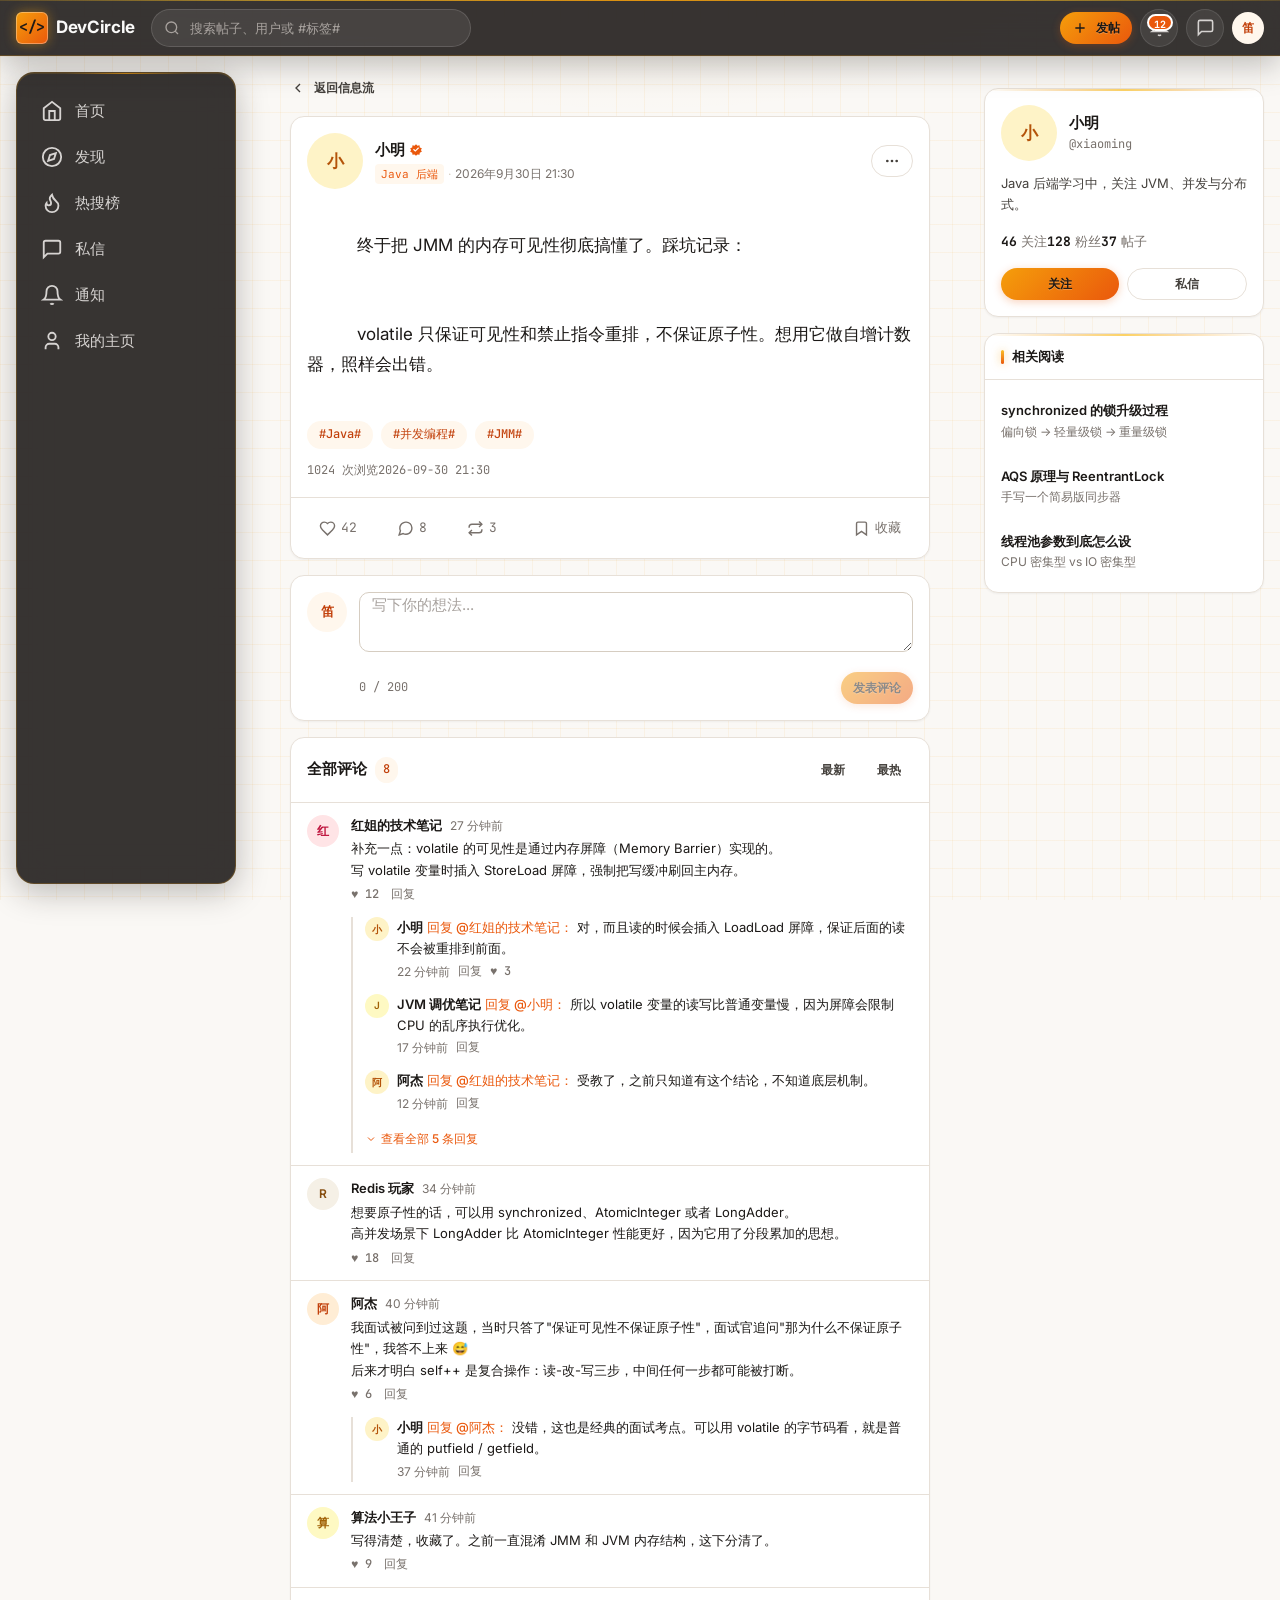
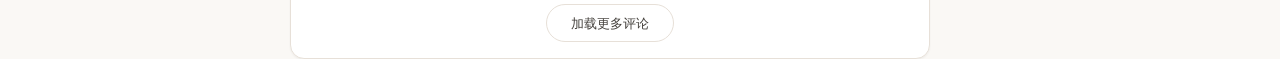
<file: web-forum/src/main/resources/static/post-detail.html>
<!DOCTYPE html>
<html lang="zh-CN">
<head>
<meta charset="UTF-8">
<meta name="viewport" content="width=device-width, initial-scale=1">
<title>JMM 内存可见性踩坑记录 · DevCircle</title>
<link rel="stylesheet" href="assets/css/design-system.css">
<link rel="preconnect" href="https://fonts.googleapis.com">
<link rel="preconnect" href="https://fonts.gstatic.com" crossorigin>
<link href="https://fonts.googleapis.com/css2?family=Inter:wght@400;500;600;700&family=JetBrains+Mono:wght@400;500;700&display=swap" rel="stylesheet">
</head>
<body>

<a href="#main" class="skip-link">跳到主内容</a>

<!-- ============================================================
     顶部导航
     ============================================================ -->
<header class="header">
  <div class="header__inner">

    <a href="index.html" class="logo" aria-label="DevCircle 首页">
      <span class="logo__mark" aria-hidden="true">&lt;/&gt;</span>
      <span class="logo__text">DevCircle</span>
    </a>

    <form class="search" role="search" action="post-search.html" method="get">
      <label for="search-input" class="sr-only">搜索帖子、用户或标签</label>
      <svg class="search__icon" width="16" height="16" viewBox="0 0 24 24" fill="none" stroke="currentColor" stroke-width="2" aria-hidden="true">
        <circle cx="11" cy="11" r="8"/><path d="m21 21-4.3-4.3"/>
      </svg>
      <input id="search-input" name="q" class="search__input" type="search" placeholder="搜索帖子、用户或 #标签#">
    </form>

    <div class="header__actions">
      <a href="index.html" class="btn btn--primary btn--sm">
        <svg width="16" height="16" viewBox="0 0 24 24" fill="none" stroke="currentColor" stroke-width="2" aria-hidden="true">
          <path d="M12 5v14M5 12h14"/>
        </svg>
        发帖
      </a>
      <a href="notification.html" class="btn btn--icon btn--ghost" aria-label="消息通知">
        <svg width="19" height="19" viewBox="0 0 24 24" fill="none" stroke="currentColor" stroke-width="2" aria-hidden="true">
          <path d="M6 8a6 6 0 0 1 12 0c0 7 3 9 3 9H3s3-2 3-9"/><path d="M10.3 21a1.94 1.94 0 0 0 3.4 0"/>
        </svg>
        <span class="badge-dot" aria-label="12 条未读通知">12</span>
      </a>
      <a href="message.html" class="btn btn--icon btn--ghost" aria-label="私信">
        <svg width="19" height="19" viewBox="0 0 24 24" fill="none" stroke="currentColor" stroke-width="2" aria-hidden="true">
          <path d="M21 15a2 2 0 0 1-2 2H7l-4 4V5a2 2 0 0 1 2-2h14a2 2 0 0 1 2 2z"/>
        </svg>
      </a>
      <a href="profile.html" aria-label="我的主页">
        <span class="avatar avatar--sm" aria-hidden="true">笛</span>
      </a>
    </div>
  </div>
</header>

<div class="layout">

  <!-- ---------- 左侧导航 ---------- -->
  <nav class="layout__sidebar" aria-label="主导航">
    <ul class="nav">
      <li>
        <a href="index.html" class="nav__item" data-label="首页">
          <svg class="nav__icon" viewBox="0 0 24 24" fill="none" stroke="currentColor" stroke-width="2" aria-hidden="true">
            <path d="m3 9 9-7 9 7v11a2 2 0 0 1-2 2H5a2 2 0 0 1-2-2z"/><path d="M9 22V12h6v10"/>
          </svg>
          <span class="nav__label">首页</span>
        </a>
      </li>
      <li>
        <a href="discover.html" class="nav__item" data-label="发现">
          <svg class="nav__icon" viewBox="0 0 24 24" fill="none" stroke="currentColor" stroke-width="2" aria-hidden="true">
            <circle cx="12" cy="12" r="10"/><path d="m16.2 7.8-2 6.3-6.4 2.1 2-6.3z"/>
          </svg>
          <span class="nav__label">发现</span>
        </a>
      </li>
      <li>
        <a href="hot.html" class="nav__item" data-label="热搜榜">
          <svg class="nav__icon" viewBox="0 0 24 24" fill="none" stroke="currentColor" stroke-width="2" aria-hidden="true">
            <path d="M8.5 14.5A2.5 2.5 0 0 0 11 12c0-1.38-.5-2-1-3-1.072-2.143-.224-4.054 2-6 .5 2.5 2 4.9 4 6.5 2 1.6 3 3.5 3 5.5a7 7 0 1 1-14 0c0-1.153.433-2.294 1-3a2.5 2.5 0 0 0 2.5 2.5z"/>
          </svg>
          <span class="nav__label">热搜榜</span>
        </a>
      </li>
      <li>
        <a href="message.html" class="nav__item" data-label="私信">
          <svg class="nav__icon" viewBox="0 0 24 24" fill="none" stroke="currentColor" stroke-width="2" aria-hidden="true">
            <path d="M21 15a2 2 0 0 1-2 2H7l-4 4V5a2 2 0 0 1 2-2h14a2 2 0 0 1 2 2z"/>
          </svg>
          <span class="nav__label">私信</span>
        </a>
      </li>
      <li>
        <a href="notification.html" class="nav__item" data-label="通知">
          <svg class="nav__icon" viewBox="0 0 24 24" fill="none" stroke="currentColor" stroke-width="2" aria-hidden="true">
            <path d="M6 8a6 6 0 0 1 12 0c0 7 3 9 3 9H3s3-2 3-9"/><path d="M10.3 21a1.94 1.94 0 0 0 3.4 0"/>
          </svg>
          <span class="nav__label">通知</span>
        </a>
      </li>
      <li>
        <a href="profile.html" class="nav__item" data-label="我的主页">
          <svg class="nav__icon" viewBox="0 0 24 24" fill="none" stroke="currentColor" stroke-width="2" aria-hidden="true">
            <path d="M19 21v-2a4 4 0 0 0-4-4H9a4 4 0 0 0-4 4v2"/><circle cx="12" cy="7" r="4"/>
          </svg>
          <span class="nav__label">我的主页</span>
        </a>
      </li>
    </ul>
  </nav>

  <!-- ---------- 主内容 ---------- -->
  <main class="layout__main" id="main">

    <!-- 返回 -->
    <a href="index.html" class="btn btn--ghost btn--sm mb-3" style="border:none; padding-left:0;">
      <svg width="16" height="16" viewBox="0 0 24 24" fill="none" stroke="currentColor" stroke-width="2" aria-hidden="true">
        <path d="m15 18-6-6 6-6"/>
      </svg>
      返回信息流
    </a>

    <!-- ========== 帖子主体 ========== -->
    <article class="card" style="overflow:hidden; margin-bottom:var(--sp-4);">

      <div style="padding:var(--sp-4) var(--sp-4) 0;">
        <!-- 作者信息 -->
        <div class="flex items-center gap-3 mb-3">
          <a href="profile.html">
            <span class="avatar avatar--lg" aria-hidden="true" style="background:#FEF3C7; color:#B45309;">小</span>
          </a>
          <div class="flex-1">
            <a href="profile.html" class="post__author" style="font-size:var(--fs-base);">
              小明
              <svg class="post__verified" width="14" height="14" viewBox="0 0 24 24" fill="currentColor" aria-label="认证用户" role="img">
                <path d="M12 2 9.5 4.5 6 4l-.5 3.5L2 9l1.5 3L2 15l3.5 1.5L6 20l3.5-.5L12 22l2.5-2.5L18 20l.5-3.5L22 15l-1.5-3L22 9l-3.5-1.5L18 4l-3.5.5zm-1.2 13.2L7 11.4l1.4-1.4 2.4 2.4 5-5L17.2 9z"/>
              </svg>
            </a>
            <div class="post__meta" style="margin-top:2px;">
              <span class="post__direction">Java 后端</span>
              <span class="post__meta-sep">·</span>
              <time datetime="2026-09-30T21:30:00+08:00">2026年9月30日 21:30</time>
            </div>
          </div>
          <button class="btn btn--ghost btn--sm" aria-label="更多操作">
            <svg width="16" height="16" viewBox="0 0 24 24" fill="currentColor" aria-hidden="true">
              <circle cx="5" cy="12" r="2"/><circle cx="12" cy="12" r="2"/><circle cx="19" cy="12" r="2"/>
            </svg>
          </button>
        </div>

        <!-- 正文 -->
        <div class="post__content" style="font-size:var(--fs-lg); line-height:1.75;">
          终于把 JMM 的内存可见性彻底搞懂了。踩坑记录：<br><br>
          volatile 只保证可见性和禁止指令重排，不保证原子性。想用它做自增计数器，照样会出错。
        </div>

        <!-- 标签 -->
        <div class="tag-suggest" style="margin-top:var(--sp-3);">
          <a href="tag.html" class="tag-pill">#Java#</a>
          <a href="tag.html" class="tag-pill">#并发编程#</a>
          <a href="tag.html" class="tag-pill">#JMM#</a>
        </div>

        <!-- 统计 -->
        <div class="flex gap-4 text-xs text-muted mt-3" style="font-family:var(--font-mono);">
          <span>1024 次浏览</span>
          <span>2026-09-30 21:30</span>
        </div>
      </div>

      <!-- 互动条（详情页放大） -->
      <div class="actions" style="padding:var(--sp-3) var(--sp-4); margin:0; border-top:1px solid var(--border-1); margin-top:var(--sp-4); gap:var(--sp-4);">
        <button class="action action--like" data-count="42" aria-pressed="false" aria-label="赞" style="height:36px; padding:0 var(--sp-3);">
          <svg class="action__icon" viewBox="0 0 24 24" fill="none" stroke="currentColor" stroke-width="2" aria-hidden="true">
            <path d="M19 14c1.49-1.46 3-3.21 3-5.5A5.5 5.5 0 0 0 16.5 3c-1.76 0-3 .5-4.5 2-1.5-1.5-2.74-2-4.5-2A5.5 5.5 0 0 0 2 8.5c0 2.3 1.5 4.05 3 5.5l7 7z"/>
          </svg>
          <span class="action__count">42</span>
        </button>

        <button class="action action--comment" aria-label="查看 8 条评论" style="height:36px; padding:0 var(--sp-3);">
          <svg class="action__icon" viewBox="0 0 24 24" fill="none" stroke="currentColor" stroke-width="2" aria-hidden="true">
            <path d="M21 11.5a8.38 8.38 0 0 1-.9 3.8 8.5 8.5 0 0 1-7.6 4.7 8.38 8.38 0 0 1-3.8-.9L3 21l1.9-5.7a8.38 8.38 0 0 1-.9-3.8 8.5 8.5 0 0 1 4.7-7.6 8.38 8.38 0 0 1 3.8-.9h.5a8.48 8.48 0 0 1 8 8z"/>
          </svg>
          <span class="action__count">8</span>
        </button>

        <button class="action action--repost" aria-label="转发" style="height:36px; padding:0 var(--sp-3);">
          <svg class="action__icon" viewBox="0 0 24 24" fill="none" stroke="currentColor" stroke-width="2" aria-hidden="true">
            <path d="m17 2 4 4-4 4"/><path d="M3 11v-1a4 4 0 0 1 4-4h14"/><path d="m7 22-4-4 4-4"/><path d="M21 13v1a4 4 0 0 1-4 4H3"/>
          </svg>
          <span class="action__count">3</span>
        </button>

        <button class="action" aria-label="收藏" style="height:36px; padding:0 var(--sp-3); margin-left:auto;">
          <svg class="action__icon" viewBox="0 0 24 24" fill="none" stroke="currentColor" stroke-width="2" aria-hidden="true">
            <path d="m19 21-7-5-7 5V5a2 2 0 0 1 2-2h10a2 2 0 0 1 2 2z"/>
          </svg>
          <span class="action__count">收藏</span>
        </button>
      </div>
    </article>

    <!-- ========== 评论输入框 ========== -->
    <section class="card" style="padding:var(--sp-4); margin-bottom:var(--sp-4);" aria-label="发表评论">
      <div class="flex gap-3">
        <span class="avatar avatar--md" aria-hidden="true">笛</span>
        <div class="flex-1">
          <label for="comment-input" class="sr-only">写下你的评论</label>
          <textarea id="comment-input" class="input" rows="2"
                    placeholder="写下你的想法..."
                    style="min-height:60px; resize:vertical; line-height:1.6;"></textarea>
          <div class="flex items-center justify-between mt-3">
            <span class="text-xs text-muted" style="font-family:var(--font-mono);">0 / 200</span>
            <button class="btn btn--primary btn--sm" disabled>发表评论</button>
          </div>
        </div>
      </div>
    </section>

    <!-- ========== 评论区 ========== -->
    <section class="card" style="overflow:hidden;" aria-label="评论区">
      <div class="card__header">
        <h2 class="card__title">
          全部评论
          <span class="chip chip--mono chip--brand">8</span>
        </h2>
        <div class="flex gap-2">
          <button class="btn btn--ghost btn--sm" style="border:none;">最新</button>
          <button class="btn btn--ghost btn--sm" style="border:none;">最热</button>
        </div>
      </div>

      <!-- ---------- 一级评论 1（带二级回复） ---------- -->
      <article class="comment">
        <span class="avatar avatar--sm" aria-hidden="true" style="background:#FFE4E6; color:#BE123C;">红</span>
        <div class="comment__body">
          <div class="comment__head">
            <a href="profile.html" class="comment__author">红姐的技术笔记</a>
            <time class="comment__time" datetime="2026-09-30T21:45:00+08:00">27 分钟前</time>
          </div>

          <div class="comment__content">
            补充一点：volatile 的可见性是通过内存屏障（Memory Barrier）实现的。<br>
            写 volatile 变量时插入 StoreLoad 屏障，强制把写缓冲刷回主内存。
          </div>

          <div class="comment__actions">
            <button class="comment__action comment__action--like">♥ 12</button>
            <button class="comment__action">回复</button>
          </div>

          <!-- 二级回复（缩进一层，不再嵌套） -->
          <div class="replies">
            <div class="reply">
              <span class="avatar avatar--xs" aria-hidden="true" style="background:#FEF3C7; color:#B45309;">小</span>
              <div class="flex-1">
                <div class="reply__content">
                  <a href="profile.html" class="comment__author" style="font-size:var(--fs-sm);">小明</a>
                  <span class="comment__reply-to">回复 @红姐的技术笔记：</span>
                  对，而且读的时候会插入 LoadLoad 屏障，保证后面的读不会被重排到前面。
                </div>
                <div class="reply__meta">
                  <time datetime="2026-09-30T21:50:00+08:00">22 分钟前</time>
                  <button class="comment__action">回复</button>
                  <button class="comment__action comment__action--like">♥ 3</button>
                </div>
              </div>
            </div>

            <div class="reply">
              <span class="avatar avatar--xs" aria-hidden="true" style="background:#FEF9C3; color:#A16207;">J</span>
              <div class="flex-1">
                <div class="reply__content">
                  <a href="profile.html" class="comment__author" style="font-size:var(--fs-sm);">JVM 调优笔记</a>
                  <span class="comment__reply-to">回复 @小明：</span>
                  所以 volatile 变量的读写比普通变量慢，因为屏障会限制 CPU 的乱序执行优化。
                </div>
                <div class="reply__meta">
                  <time datetime="2026-09-30T21:55:00+08:00">17 分钟前</time>
                  <button class="comment__action">回复</button>
                </div>
              </div>
            </div>

            <div class="reply">
              <span class="avatar avatar--xs" aria-hidden="true" style="background:#FEF3C7; color:#B45309;">阿</span>
              <div class="flex-1">
                <div class="reply__content">
                  <a href="profile.html" class="comment__author" style="font-size:var(--fs-sm);">阿杰</a>
                  <span class="comment__reply-to">回复 @红姐的技术笔记：</span>
                  受教了，之前只知道有这个结论，不知道底层机制。
                </div>
                <div class="reply__meta">
                  <time datetime="2026-09-30T22:00:00+08:00">12 分钟前</time>
                  <button class="comment__action">回复</button>
                </div>
              </div>
            </div>

            <!-- 更多回复 -->
            <button class="replies__more">
              <svg width="12" height="12" viewBox="0 0 24 24" fill="none" stroke="currentColor" stroke-width="2" aria-hidden="true">
                <path d="m6 9 6 6 6-6"/>
              </svg>
              查看全部 5 条回复
            </button>
          </div>
        </div>
      </article>

      <!-- ---------- 一级评论 2 ---------- -->
      <article class="comment">
        <span class="avatar avatar--sm" aria-hidden="true" style="background:#F5F0E6; color:#854D0E;">R</span>
        <div class="comment__body">
          <div class="comment__head">
            <a href="profile.html" class="comment__author">Redis 玩家</a>
            <time class="comment__time" datetime="2026-09-30T21:38:00+08:00">34 分钟前</time>
          </div>

          <div class="comment__content">
            想要原子性的话，可以用 synchronized、AtomicInteger 或者 LongAdder。<br>
            高并发场景下 LongAdder 比 AtomicInteger 性能更好，因为它用了分段累加的思想。
          </div>

          <div class="comment__actions">
            <button class="comment__action comment__action--like">♥ 18</button>
            <button class="comment__action">回复</button>
          </div>
        </div>
      </article>

      <!-- ---------- 一级评论 3 ---------- -->
      <article class="comment">
        <span class="avatar avatar--sm" aria-hidden="true" style="background:#FFEDD5; color:#C2410C;">阿</span>
        <div class="comment__body">
          <div class="comment__head">
            <a href="profile.html" class="comment__author">阿杰</a>
            <time class="comment__time" datetime="2026-09-30T21:32:00+08:00">40 分钟前</time>
          </div>

          <div class="comment__content">
            我面试被问到过这题，当时只答了"保证可见性不保证原子性"，面试官追问"那为什么不保证原子性"，我答不上来 😅<br>
            后来才明白 self++ 是复合操作：读-改-写三步，中间任何一步都可能被打断。
          </div>

          <div class="comment__actions">
            <button class="comment__action comment__action--like">♥ 6</button>
            <button class="comment__action">回复</button>
          </div>

          <div class="replies">
            <div class="reply">
              <span class="avatar avatar--xs" aria-hidden="true" style="background:#FEF3C7; color:#B45309;">小</span>
              <div class="flex-1">
                <div class="reply__content">
                  <a href="profile.html" class="comment__author" style="font-size:var(--fs-sm);">小明</a>
                  <span class="comment__reply-to">回复 @阿杰：</span>
                  没错，这也是经典的面试考点。可以用 volatile 的字节码看，就是普通的 putfield / getfield。
                </div>
                <div class="reply__meta">
                  <time datetime="2026-09-30T21:35:00+08:00">37 分钟前</time>
                  <button class="comment__action">回复</button>
                </div>
              </div>
            </div>
          </div>
        </div>
      </article>

      <!-- ---------- 一级评论 4 ---------- -->
      <article class="comment">
        <span class="avatar avatar--sm" aria-hidden="true" style="background:#FEF9C3; color:#A16207;">算</span>
        <div class="comment__body">
          <div class="comment__head">
            <a href="profile.html" class="comment__author">算法小王子</a>
            <time class="comment__time" datetime="2026-09-30T21:31:00+08:00">41 分钟前</time>
          </div>
          <div class="comment__content">写得清楚，收藏了。之前一直混淆 JMM 和 JVM 内存结构，这下分清了。</div>
          <div class="comment__actions">
            <button class="comment__action comment__action--like">♥ 9</button>
            <button class="comment__action">回复</button>
          </div>
        </div>
      </article>

      <!-- 加载更多评论 -->
      <div class="load-more">
        <button class="load-more__btn" type="button">
          加载更多评论
        </button>
      </div>
    </section>

  </main>

  <!-- ---------- 右侧栏 ---------- -->
  <aside class="layout__aside" aria-label="作者信息">

    <!-- 作者卡片 -->
    <section class="aside-card">
      <div class="aside-card__body" style="padding:var(--sp-4);">
        <div class="flex items-center gap-3 mb-3">
          <span class="avatar avatar--lg" aria-hidden="true" style="background:#FEF3C7; color:#B45309;">小</span>
          <div class="flex-1">
            <a href="profile.html" style="font-size:var(--fs-base); font-weight:var(--fw-semibold); color:var(--text-1); display:block;">
              小明
            </a>
            <div class="text-xs text-muted mono">@xiaoming</div>
          </div>
        </div>

        <p class="text-sm" style="color:var(--text-2); line-height:1.6; margin-bottom:var(--sp-4);">
          Java 后端学习中，关注 JVM、并发与分布式。
        </p>

        <div class="flex gap-4 text-sm mb-4">
          <span><strong class="mono" style="color:var(--text-1);">46</strong> <span class="text-muted">关注</span></span>
          <span><strong class="mono" style="color:var(--text-1);">128</strong> <span class="text-muted">粉丝</span></span>
          <span><strong class="mono" style="color:var(--text-1);">37</strong> <span class="text-muted">帖子</span></span>
        </div>

        <div class="flex gap-2">
          <button class="btn btn--primary btn--sm flex-1" data-follow="0">关注</button>
          <a href="message.html" class="btn btn--ghost btn--sm flex-1">私信</a>
        </div>
      </div>
    </section>

    <!-- 相关帖子 -->
    <section class="aside-card">
      <div class="aside-card__head">
        <h2 class="aside-card__title">相关阅读</h2>
      </div>
      <div class="aside-card__body">
        <a href="post-detail.html" class="suggest" style="padding:var(--sp-3) var(--sp-4);">
          <span class="suggest__body">
            <span class="suggest__name">synchronized 的锁升级过程</span>
            <span class="suggest__bio">偏向锁 → 轻量级锁 → 重量级锁</span>
          </span>
        </a>
        <a href="post-detail.html" class="suggest" style="padding:var(--sp-3) var(--sp-4);">
          <span class="suggest__body">
            <span class="suggest__name">AQS 原理与 ReentrantLock</span>
            <span class="suggest__bio">手写一个简易版同步器</span>
          </span>
        </a>
        <a href="post-detail.html" class="suggest" style="padding:var(--sp-3) var(--sp-4);">
          <span class="suggest__body">
            <span class="suggest__name">线程池参数到底怎么设</span>
            <span class="suggest__bio">CPU 密集型 vs IO 密集型</span>
          </span>
        </a>
      </div>
    </section>

  </aside>

</div>

<script src="assets/js/app.js"></script>
</body>
</html>
</file>
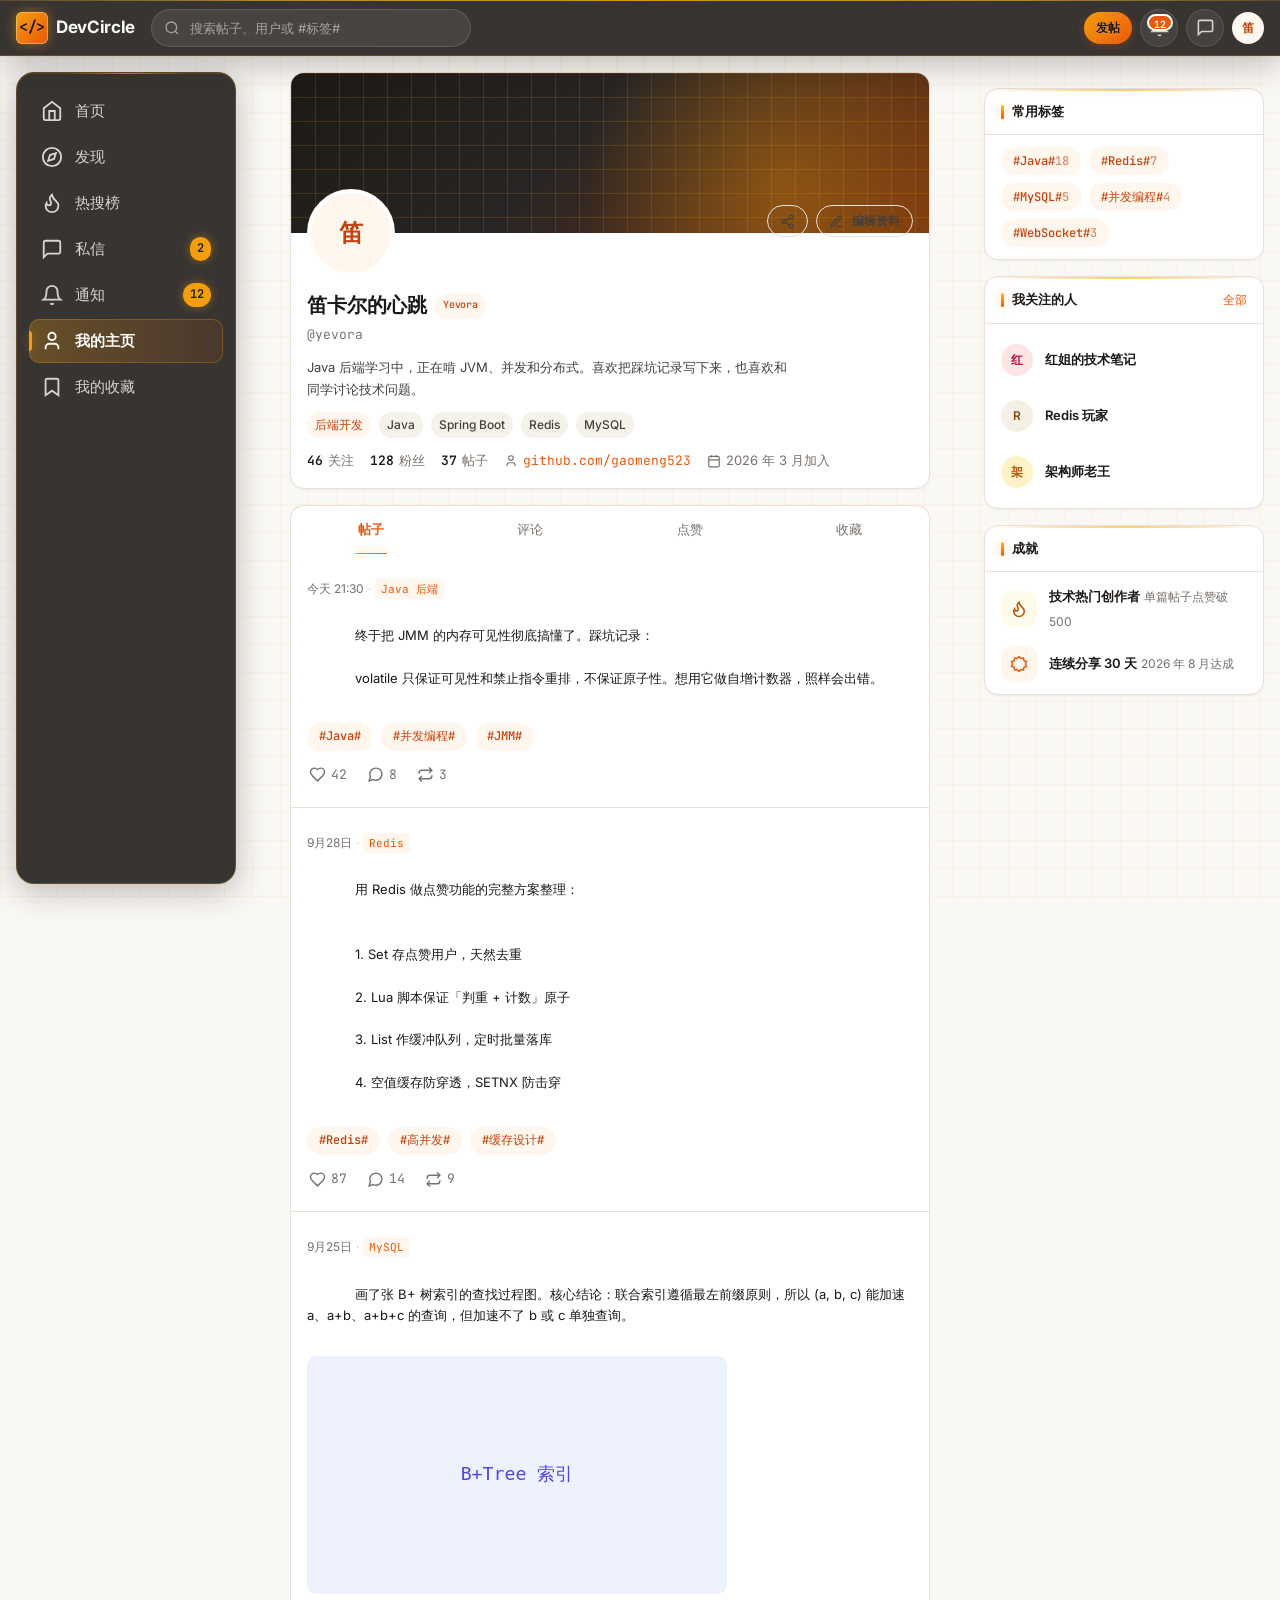
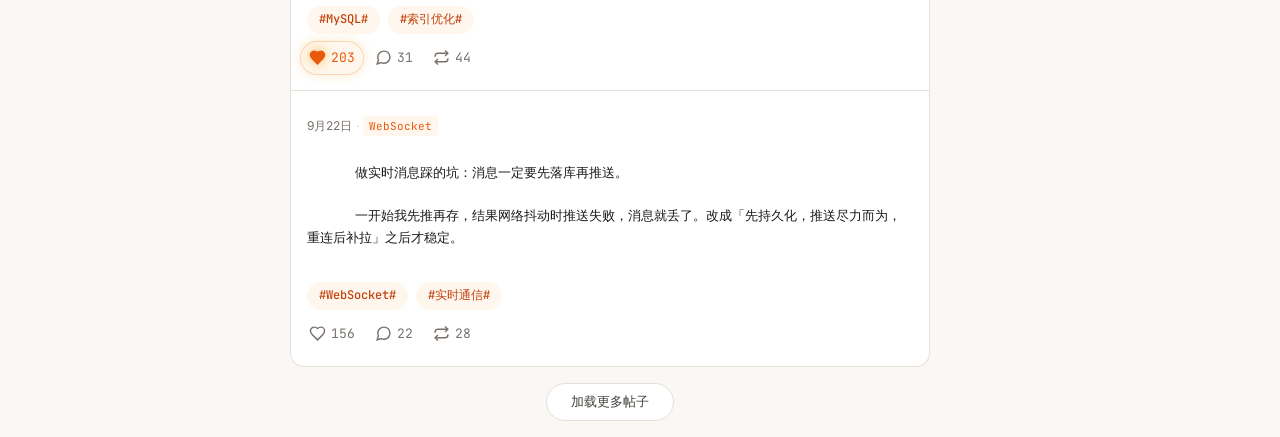
<file: web-forum/src/main/resources/static/profile.html>
<!DOCTYPE html>
<html lang="zh-CN">
<head>
<meta charset="UTF-8">
<meta name="viewport" content="width=device-width, initial-scale=1">
<title>笛卡尔的心跳 · DevCircle</title>
<link rel="stylesheet" href="assets/css/design-system.css">
<link rel="preconnect" href="https://fonts.googleapis.com">
<link rel="preconnect" href="https://fonts.gstatic.com" crossorigin>
<link href="https://fonts.googleapis.com/css2?family=Inter:wght@400;500;600;700&family=JetBrains+Mono:wght@400;500;700&display=swap" rel="stylesheet">
</head>
<body>

<a href="#main" class="skip-link">跳到主内容</a>

<!-- 顶部导航 -->
<header class="header">
  <div class="header__inner">
    <a href="index.html" class="logo" aria-label="DevCircle 首页">
      <span class="logo__mark" aria-hidden="true">&lt;/&gt;</span>
      <span class="logo__text">DevCircle</span>
    </a>

    <form class="search" role="search" action="post-search.html" method="get">
      <label for="search-input" class="sr-only">搜索</label>
      <svg class="search__icon" width="16" height="16" viewBox="0 0 24 24" fill="none" stroke="currentColor" stroke-width="2" aria-hidden="true">
        <circle cx="11" cy="11" r="8"/><path d="m21 21-4.3-4.3"/>
      </svg>
      <input id="search-input" name="q" class="search__input" type="search" placeholder="搜索帖子、用户或 #标签#">
    </form>

    <div class="header__actions">
      <a href="index.html" class="btn btn--primary btn--sm">发帖</a>
      <a href="notification.html" class="btn btn--icon btn--ghost" aria-label="消息通知">
        <svg width="19" height="19" viewBox="0 0 24 24" fill="none" stroke="currentColor" stroke-width="2" aria-hidden="true">
          <path d="M6 8a6 6 0 0 1 12 0c0 7 3 9 3 9H3s3-2 3-9"/><path d="M10.3 21a1.94 1.94 0 0 0 3.4 0"/>
        </svg>
        <span class="badge-dot">12</span>
      </a>
      <a href="message.html" class="btn btn--icon btn--ghost" aria-label="私信">
        <svg width="19" height="19" viewBox="0 0 24 24" fill="none" stroke="currentColor" stroke-width="2" aria-hidden="true">
          <path d="M21 15a2 2 0 0 1-2 2H7l-4 4V5a2 2 0 0 1 2-2h14a2 2 0 0 1 2 2z"/>
        </svg>
      </a>
      <a href="profile.html" aria-label="我的主页"><span class="avatar avatar--sm" aria-hidden="true">笛</span></a>
    </div>
  </div>
</header>

<div class="layout">

  <!-- 左侧导航 -->
  <nav class="layout__sidebar" aria-label="主导航">
    <ul class="nav">
      <li>
        <a href="index.html" class="nav__item" data-label="首页">
          <svg class="nav__icon" viewBox="0 0 24 24" fill="none" stroke="currentColor" stroke-width="2" aria-hidden="true">
            <path d="m3 9 9-7 9 7v11a2 2 0 0 1-2 2H5a2 2 0 0 1-2-2z"/><path d="M9 22V12h6v10"/>
          </svg>
          <span class="nav__label">首页</span>
        </a>
      </li>
      <li>
        <a href="discover.html" class="nav__item" data-label="发现">
          <svg class="nav__icon" viewBox="0 0 24 24" fill="none" stroke="currentColor" stroke-width="2" aria-hidden="true">
            <circle cx="12" cy="12" r="10"/><path d="m16.2 7.8-2 6.3-6.4 2.1 2-6.3z"/>
          </svg>
          <span class="nav__label">发现</span>
        </a>
      </li>
      <li>
        <a href="hot.html" class="nav__item" data-label="热搜榜">
          <svg class="nav__icon" viewBox="0 0 24 24" fill="none" stroke="currentColor" stroke-width="2" aria-hidden="true">
            <path d="M8.5 14.5A2.5 2.5 0 0 0 11 12c0-1.38-.5-2-1-3-1.072-2.143-.224-4.054 2-6 .5 2.5 2 4.9 4 6.5 2 1.6 3 3.5 3 5.5a7 7 0 1 1-14 0c0-1.153.433-2.294 1-3a2.5 2.5 0 0 0 2.5 2.5z"/>
          </svg>
          <span class="nav__label">热搜榜</span>
        </a>
      </li>
      <li>
        <a href="message.html" class="nav__item" data-label="私信">
          <svg class="nav__icon" viewBox="0 0 24 24" fill="none" stroke="currentColor" stroke-width="2" aria-hidden="true">
            <path d="M21 15a2 2 0 0 1-2 2H7l-4 4V5a2 2 0 0 1 2-2h14a2 2 0 0 1 2 2z"/>
          </svg>
          <span class="nav__label">私信</span>
          <span class="nav__count">2</span>
        </a>
      </li>
      <li>
        <a href="notification.html" class="nav__item" data-label="通知">
          <svg class="nav__icon" viewBox="0 0 24 24" fill="none" stroke="currentColor" stroke-width="2" aria-hidden="true">
            <path d="M6 8a6 6 0 0 1 12 0c0 7 3 9 3 9H3s3-2 3-9"/><path d="M10.3 21a1.94 1.94 0 0 0 3.4 0"/>
          </svg>
          <span class="nav__label">通知</span>
          <span class="nav__count">12</span>
        </a>
      </li>
      <li>
        <a href="profile.html" class="nav__item nav__item--active" data-label="我的主页" aria-current="page">
          <svg class="nav__icon" viewBox="0 0 24 24" fill="none" stroke="currentColor" stroke-width="2" aria-hidden="true">
            <path d="M19 21v-2a4 4 0 0 0-4-4H9a4 4 0 0 0-4 4v2"/><circle cx="12" cy="7" r="4"/>
          </svg>
          <span class="nav__label">我的主页</span>
        </a>
      </li>
      <li>
        <a href="bookmarks.html" class="nav__item" data-label="我的收藏">
          <svg class="nav__icon" viewBox="0 0 24 24" fill="none" stroke="currentColor" stroke-width="2" aria-hidden="true">
            <path d="m19 21-7-5-7 5V5a2 2 0 0 1 2-2h10a2 2 0 0 1 2 2z"/>
          </svg>
          <span class="nav__label">我的收藏</span>
        </a>
      </li>
    </ul>
  </nav>

  <!-- 主内容 -->
  <main class="layout__main" id="main">

    <!-- ========== 个人资料卡 ========== -->
    <section class="card" style="overflow:hidden; margin-bottom:var(--sp-4);">

      <!-- 封面 -->
      <div class="profile-cover" role="img" aria-label="个人主页封面"></div>

      <div class="profile-head">
        <!-- 头像 -->
        <div class="profile-head__avatar" aria-hidden="true">笛</div>

        <!-- 操作按钮 -->
        <div class="profile-head__actions">
          <button class="btn btn--ghost btn--sm" aria-label="分享主页">
            <svg width="15" height="15" viewBox="0 0 24 24" fill="none" stroke="currentColor" stroke-width="2" aria-hidden="true">
              <circle cx="18" cy="5" r="3"/><circle cx="6" cy="12" r="3"/><circle cx="18" cy="19" r="3"/>
              <path d="m8.6 13.5 6.8 4M15.4 6.5l-6.8 4"/>
            </svg>
          </button>
          <a href="settings.html" class="btn btn--ghost btn--sm">
            <svg width="15" height="15" viewBox="0 0 24 24" fill="none" stroke="currentColor" stroke-width="2" aria-hidden="true">
              <path d="M12 20h9M16.5 3.5a2.12 2.12 0 0 1 3 3L7 19l-4 1 1-4z"/>
            </svg>
            编辑资料
          </a>
        </div>

        <!-- 昵称与账号 -->
        <h1 class="profile-head__name">
          笛卡尔的心跳
          <span class="chip chip--mono chip--brand" style="font-size:10px;">Yevora</span>
        </h1>
        <div class="profile-head__handle">@yevora</div>

        <!-- 简介 -->
        <p class="profile-head__bio">
          Java 后端学习中，正在啃 JVM、并发和分布式。喜欢把踩坑记录写下来，也喜欢和同学讨论技术问题。
        </p>

        <!-- 技术方向标签 -->
        <div class="tag-suggest" style="margin-top:var(--sp-3);">
          <span class="chip chip--brand">后端开发</span>
          <span class="chip">Java</span>
          <span class="chip">Spring Boot</span>
          <span class="chip">Redis</span>
          <span class="chip">MySQL</span>
        </div>

        <!-- 数据统计 -->
        <div class="profile-head__meta">
          <span class="profile-head__meta-item">
            <strong class="mono">46</strong> 关注
          </span>
          <span class="profile-head__meta-item">
            <strong class="mono">128</strong> 粉丝
          </span>
          <span class="profile-head__meta-item">
            <strong class="mono">37</strong> 帖子
          </span>
          <span class="profile-head__meta-item">
            <svg width="14" height="14" viewBox="0 0 24 24" fill="none" stroke="currentColor" stroke-width="2" aria-hidden="true">
              <path d="M19 21v-2a4 4 0 0 0-4-4H9a4 4 0 0 0-4 4v2"/><circle cx="12" cy="7" r="4"/>
            </svg>
            <a href="#" class="mono">github.com/gaomeng523</a>
          </span>
          <span class="profile-head__meta-item">
            <svg width="14" height="14" viewBox="0 0 24 24" fill="none" stroke="currentColor" stroke-width="2" aria-hidden="true">
              <rect x="3" y="4" width="18" height="18" rx="2"/><path d="M16 2v4M8 2v4M3 10h18"/>
            </svg>
            2026 年 3 月加入
          </span>
        </div>

      </div>
    </section>

    <!-- ========== Tab ========== -->
    <div class="tabs" role="tablist" aria-label="主页内容分类" style="border-radius:var(--r-lg) var(--r-lg) 0 0; border:1px solid var(--border-1); border-bottom:none;">
      <button class="tab tab--active" role="tab" aria-selected="true">帖子</button>
      <button class="tab" role="tab" aria-selected="false">评论</button>
      <button class="tab" role="tab" aria-selected="false">点赞</button>
      <button class="tab" role="tab" aria-selected="false">收藏</button>
    </div>

    <!-- ========== 帖子列表 ========== -->
    <div>
      <!-- 帖子 1 -->
      <article class="post" style="border:1px solid var(--border-1); border-top:none; background:var(--bg-card);">
        <div class="post__body">
          <div class="post__head">
            <span class="post__meta">
              <time datetime="2026-09-30T21:30:00+08:00">今天 21:30</time>
              <span class="post__meta-sep">·</span>
              <span class="post__direction">Java 后端</span>
            </span>
            <button class="post__more" aria-label="更多操作">
              <svg width="16" height="16" viewBox="0 0 24 24" fill="currentColor" aria-hidden="true">
                <circle cx="5" cy="12" r="2"/><circle cx="12" cy="12" r="2"/><circle cx="19" cy="12" r="2"/>
              </svg>
            </button>
          </div>

          <div class="post__content" style="font-size:var(--fs-sm);">
            终于把 JMM 的内存可见性彻底搞懂了。踩坑记录：<br>
            volatile 只保证可见性和禁止指令重排，不保证原子性。想用它做自增计数器，照样会出错。
          </div>

          <div class="tag-suggest">
            <a href="tag.html" class="tag-pill">#Java#</a>
            <a href="tag.html" class="tag-pill">#并发编程#</a>
            <a href="tag.html" class="tag-pill">#JMM#</a>
          </div>

          <div class="actions">
            <button class="action action--like" data-count="42" aria-pressed="false" aria-label="赞">
              <svg class="action__icon" viewBox="0 0 24 24" fill="none" stroke="currentColor" stroke-width="2" aria-hidden="true">
                <path d="M19 14c1.49-1.46 3-3.21 3-5.5A5.5 5.5 0 0 0 16.5 3c-1.76 0-3 .5-4.5 2-1.5-1.5-2.74-2-4.5-2A5.5 5.5 0 0 0 2 8.5c0 2.3 1.5 4.05 3 5.5l7 7z"/>
              </svg>
              <span class="action__count">42</span>
            </button>
            <button class="action action--comment" aria-label="查看 8 条评论">
              <svg class="action__icon" viewBox="0 0 24 24" fill="none" stroke="currentColor" stroke-width="2" aria-hidden="true">
                <path d="M21 11.5a8.38 8.38 0 0 1-.9 3.8 8.5 8.5 0 0 1-7.6 4.7 8.38 8.38 0 0 1-3.8-.9L3 21l1.9-5.7a8.38 8.38 0 0 1-.9-3.8 8.5 8.5 0 0 1 4.7-7.6 8.38 8.38 0 0 1 3.8-.9h.5a8.48 8.48 0 0 1 8 8z"/>
              </svg>
              <span class="action__count">8</span>
            </button>
            <button class="action action--repost" aria-label="转发">
              <svg class="action__icon" viewBox="0 0 24 24" fill="none" stroke="currentColor" stroke-width="2" aria-hidden="true">
                <path d="m17 2 4 4-4 4"/><path d="M3 11v-1a4 4 0 0 1 4-4h14"/><path d="m7 22-4-4 4-4"/><path d="M21 13v1a4 4 0 0 1-4 4H3"/>
              </svg>
              <span class="action__count">3</span>
            </button>
          </div>
        </div>
      </article>

      <!-- 帖子 2 -->
      <article class="post" style="border-left:1px solid var(--border-1); border-right:1px solid var(--border-1); background:var(--bg-card);">
        <div class="post__body">
          <div class="post__head">
            <span class="post__meta">
              <time datetime="2026-09-28T20:00:00+08:00">9月28日</time>
              <span class="post__meta-sep">·</span>
              <span class="post__direction">Redis</span>
            </span>
            <button class="post__more" aria-label="更多操作">
              <svg width="16" height="16" viewBox="0 0 24 24" fill="currentColor" aria-hidden="true">
                <circle cx="5" cy="12" r="2"/><circle cx="12" cy="12" r="2"/><circle cx="19" cy="12" r="2"/>
              </svg>
            </button>
          </div>

          <div class="post__content" style="font-size:var(--fs-sm);">
            用 Redis 做点赞功能的完整方案整理：<br><br>
            1. Set 存点赞用户，天然去重<br>
            2. Lua 脚本保证「判重 + 计数」原子<br>
            3. List 作缓冲队列，定时批量落库<br>
            4. 空值缓存防穿透，SETNX 防击穿
          </div>

          <div class="tag-suggest">
            <a href="tag.html" class="tag-pill">#Redis#</a>
            <a href="tag.html" class="tag-pill">#高并发#</a>
            <a href="tag.html" class="tag-pill">#缓存设计#</a>
          </div>

          <div class="actions">
            <button class="action action--like" data-count="87" aria-pressed="false" aria-label="赞">
              <svg class="action__icon" viewBox="0 0 24 24" fill="none" stroke="currentColor" stroke-width="2" aria-hidden="true">
                <path d="M19 14c1.49-1.46 3-3.21 3-5.5A5.5 5.5 0 0 0 16.5 3c-1.76 0-3 .5-4.5 2-1.5-1.5-2.74-2-4.5-2A5.5 5.5 0 0 0 2 8.5c0 2.3 1.5 4.05 3 5.5l7 7z"/>
              </svg>
              <span class="action__count">87</span>
            </button>
            <button class="action action--comment" aria-label="查看 14 条评论">
              <svg class="action__icon" viewBox="0 0 24 24" fill="none" stroke="currentColor" stroke-width="2" aria-hidden="true">
                <path d="M21 11.5a8.38 8.38 0 0 1-.9 3.8 8.5 8.5 0 0 1-7.6 4.7 8.38 8.38 0 0 1-3.8-.9L3 21l1.9-5.7a8.38 8.38 0 0 1-.9-3.8 8.5 8.5 0 0 1 4.7-7.6 8.38 8.38 0 0 1 3.8-.9h.5a8.48 8.48 0 0 1 8 8z"/>
              </svg>
              <span class="action__count">14</span>
            </button>
            <button class="action action--repost" aria-label="转发">
              <svg class="action__icon" viewBox="0 0 24 24" fill="none" stroke="currentColor" stroke-width="2" aria-hidden="true">
                <path d="m17 2 4 4-4 4"/><path d="M3 11v-1a4 4 0 0 1 4-4h14"/><path d="m7 22-4-4 4-4"/><path d="M21 13v1a4 4 0 0 1-4 4H3"/>
              </svg>
              <span class="action__count">9</span>
            </button>
          </div>
        </div>
      </article>

      <!-- 帖子 3：带图 -->
      <article class="post" style="border-left:1px solid var(--border-1); border-right:1px solid var(--border-1); background:var(--bg-card);">
        <div class="post__body">
          <div class="post__head">
            <span class="post__meta">
              <time datetime="2026-09-25T19:30:00+08:00">9月25日</time>
              <span class="post__meta-sep">·</span>
              <span class="post__direction">MySQL</span>
            </span>
            <button class="post__more" aria-label="更多操作">
              <svg width="16" height="16" viewBox="0 0 24 24" fill="currentColor" aria-hidden="true">
                <circle cx="5" cy="12" r="2"/><circle cx="12" cy="12" r="2"/><circle cx="19" cy="12" r="2"/>
              </svg>
            </button>
          </div>

          <div class="post__content" style="font-size:var(--fs-sm);">
            画了张 B+ 树索引的查找过程图。核心结论：联合索引遵循最左前缀原则，所以 (a, b, c) 能加速 a、a+b、a+b+c 的查询，但加速不了 b 或 c 单独查询。
          </div>

          <div class="post__images">
            <div class="post__image">
              <img src="data:image/svg+xml,%3Csvg xmlns='http://www.w3.org/2000/svg' width='600' height='340'%3E%3Crect fill='%23EEF2FF' width='600' height='340'/%3E%3Ctext x='300' y='170' font-family='monospace' font-size='26' fill='%234F46E5' text-anchor='middle' dominant-baseline='middle'%3EB%2BTree 索引%3C/text%3E%3C/svg%3E"
                   alt="B+ 树索引查找过程示意图" loading="lazy" width="600" height="340">
            </div>
          </div>

          <div class="tag-suggest">
            <a href="tag.html" class="tag-pill">#MySQL#</a>
            <a href="tag.html" class="tag-pill">#索引优化#</a>
          </div>

          <div class="actions">
            <button class="action action--like action--active" data-count="203" aria-pressed="true" aria-label="取消赞">
              <svg class="action__icon" viewBox="0 0 24 24" fill="currentColor" stroke="currentColor" stroke-width="2" aria-hidden="true">
                <path d="M19 14c1.49-1.46 3-3.21 3-5.5A5.5 5.5 0 0 0 16.5 3c-1.76 0-3 .5-4.5 2-1.5-1.5-2.74-2-4.5-2A5.5 5.5 0 0 0 2 8.5c0 2.3 1.5 4.05 3 5.5l7 7z"/>
              </svg>
              <span class="action__count">203</span>
            </button>
            <button class="action action--comment" aria-label="查看 31 条评论">
              <svg class="action__icon" viewBox="0 0 24 24" fill="none" stroke="currentColor" stroke-width="2" aria-hidden="true">
                <path d="M21 11.5a8.38 8.38 0 0 1-.9 3.8 8.5 8.5 0 0 1-7.6 4.7 8.38 8.38 0 0 1-3.8-.9L3 21l1.9-5.7a8.38 8.38 0 0 1-.9-3.8 8.5 8.5 0 0 1 4.7-7.6 8.38 8.38 0 0 1 3.8-.9h.5a8.48 8.48 0 0 1 8 8z"/>
              </svg>
              <span class="action__count">31</span>
            </button>
            <button class="action action--repost" aria-label="转发">
              <svg class="action__icon" viewBox="0 0 24 24" fill="none" stroke="currentColor" stroke-width="2" aria-hidden="true">
                <path d="m17 2 4 4-4 4"/><path d="M3 11v-1a4 4 0 0 1 4-4h14"/><path d="m7 22-4-4 4-4"/><path d="M21 13v1a4 4 0 0 1-4 4H3"/>
              </svg>
              <span class="action__count">44</span>
            </button>
          </div>
        </div>
      </article>

      <!-- 帖子 4 -->
      <article class="post" style="border:1px solid var(--border-1); border-top:none; border-radius:0 0 var(--r-lg) var(--r-lg); background:var(--bg-card);">
        <div class="post__body">
          <div class="post__head">
            <span class="post__meta">
              <time datetime="2026-09-22T21:00:00+08:00">9月22日</time>
              <span class="post__meta-sep">·</span>
              <span class="post__direction">WebSocket</span>
            </span>
            <button class="post__more" aria-label="更多操作">
              <svg width="16" height="16" viewBox="0 0 24 24" fill="currentColor" aria-hidden="true">
                <circle cx="5" cy="12" r="2"/><circle cx="12" cy="12" r="2"/><circle cx="19" cy="12" r="2"/>
              </svg>
            </button>
          </div>

          <div class="post__content" style="font-size:var(--fs-sm);">
            做实时消息踩的坑：消息一定要先落库再推送。<br>
            一开始我先推再存，结果网络抖动时推送失败，消息就丢了。改成「先持久化，推送尽力而为，重连后补拉」之后才稳定。
          </div>

          <div class="tag-suggest">
            <a href="tag.html" class="tag-pill">#WebSocket#</a>
            <a href="tag.html" class="tag-pill">#实时通信#</a>
          </div>

          <div class="actions">
            <button class="action action--like" data-count="156" aria-pressed="false" aria-label="赞">
              <svg class="action__icon" viewBox="0 0 24 24" fill="none" stroke="currentColor" stroke-width="2" aria-hidden="true">
                <path d="M19 14c1.49-1.46 3-3.21 3-5.5A5.5 5.5 0 0 0 16.5 3c-1.76 0-3 .5-4.5 2-1.5-1.5-2.74-2-4.5-2A5.5 5.5 0 0 0 2 8.5c0 2.3 1.5 4.05 3 5.5l7 7z"/>
              </svg>
              <span class="action__count">156</span>
            </button>
            <button class="action action--comment" aria-label="查看 22 条评论">
              <svg class="action__icon" viewBox="0 0 24 24" fill="none" stroke="currentColor" stroke-width="2" aria-hidden="true">
                <path d="M21 11.5a8.38 8.38 0 0 1-.9 3.8 8.5 8.5 0 0 1-7.6 4.7 8.38 8.38 0 0 1-3.8-.9L3 21l1.9-5.7a8.38 8.38 0 0 1-.9-3.8 8.5 8.5 0 0 1 4.7-7.6 8.38 8.38 0 0 1 3.8-.9h.5a8.48 8.48 0 0 1 8 8z"/>
              </svg>
              <span class="action__count">22</span>
            </button>
            <button class="action action--repost" aria-label="转发">
              <svg class="action__icon" viewBox="0 0 24 24" fill="none" stroke="currentColor" stroke-width="2" aria-hidden="true">
                <path d="m17 2 4 4-4 4"/><path d="M3 11v-1a4 4 0 0 1 4-4h14"/><path d="m7 22-4-4 4-4"/><path d="M21 13v1a4 4 0 0 1-4 4H3"/>
              </svg>
              <span class="action__count">28</span>
            </button>
          </div>
        </div>
      </article>

    </div>

    <!-- 加载更多 -->
    <div class="load-more">
      <button class="load-more__btn" type="button">加载更多帖子</button>
    </div>

  </main>

  <!-- 右侧栏 -->
  <aside class="layout__aside" aria-label="相关信息">

    <!-- 活跃标签 -->
    <section class="aside-card">
      <div class="aside-card__head">
        <h2 class="aside-card__title">常用标签</h2>
      </div>
      <div class="aside-card__body" style="padding:var(--sp-3) var(--sp-4);">
        <div class="tag-suggest" style="margin:0;">
          <a href="tag.html" class="tag-pill">#Java# <span class="mono" style="opacity:.6">18</span></a>
          <a href="tag.html" class="tag-pill">#Redis# <span class="mono" style="opacity:.6">7</span></a>
          <a href="tag.html" class="tag-pill">#MySQL# <span class="mono" style="opacity:.6">5</span></a>
          <a href="tag.html" class="tag-pill">#并发编程# <span class="mono" style="opacity:.6">4</span></a>
          <a href="tag.html" class="tag-pill">#WebSocket# <span class="mono" style="opacity:.6">3</span></a>
        </div>
      </div>
    </section>

    <!-- 关注的人 -->
    <section class="aside-card">
      <div class="aside-card__head">
        <h2 class="aside-card__title">我关注的人</h2>
        <a href="#" class="text-xs">全部</a>
      </div>
      <div class="aside-card__body">
        <a href="profile.html" class="suggest">
          <span class="avatar avatar--sm" aria-hidden="true" style="background:#FFE4E6; color:#BE123C;">红</span>
          <span class="suggest__body">
            <span class="suggest__name">红姐的技术笔记</span>
          </span>
        </a>
        <a href="profile.html" class="suggest">
          <span class="avatar avatar--sm" aria-hidden="true" style="background:#F5F0E6; color:#854D0E;">R</span>
          <span class="suggest__body">
            <span class="suggest__name">Redis 玩家</span>
          </span>
        </a>
        <a href="profile.html" class="suggest">
          <span class="avatar avatar--sm" aria-hidden="true" style="background:#FEF3C7; color:#B45309;">架</span>
          <span class="suggest__body">
            <span class="suggest__name">架构师老王</span>
          </span>
        </a>
      </div>
    </section>

    <!-- 成就 -->
    <section class="aside-card">
      <div class="aside-card__head">
        <h2 class="aside-card__title">成就</h2>
      </div>
      <div class="aside-card__body" style="padding:var(--sp-3) var(--sp-4);">
        <div class="flex items-center gap-3 mb-3">
          <span style="width:36px; height:36px; border-radius:var(--r-md); background:var(--warning-bg); display:grid; place-items:center; color:var(--warning); flex-shrink:0;">
            <svg width="18" height="18" viewBox="0 0 24 24" fill="none" stroke="currentColor" stroke-width="2" aria-hidden="true">
              <path d="M8.5 14.5A2.5 2.5 0 0 0 11 12c0-1.38-.5-2-1-3-1.072-2.143-.224-4.054 2-6 .5 2.5 2 4.9 4 6.5 2 1.6 3 3.5 3 5.5a7 7 0 1 1-14 0c0-1.153.433-2.294 1-3a2.5 2.5 0 0 0 2.5 2.5z"/>
            </svg>
          </span>
          <span class="flex-1">
            <span class="block text-sm" style="font-weight:600;">技术热门创作者</span>
            <span class="block text-xs text-muted">单篇帖子点赞破 500</span>
          </span>
        </div>
        <div class="flex items-center gap-3">
          <span style="width:36px; height:36px; border-radius:var(--r-md); background:var(--brand-50); display:grid; place-items:center; color:var(--brand-600); flex-shrink:0;">
            <svg width="18" height="18" viewBox="0 0 24 24" fill="none" stroke="currentColor" stroke-width="2" aria-hidden="true">
              <path d="M12 2 9.5 4.5 6 4l-.5 3.5L2 9l1.5 3L2 15l3.5 1.5L6 20l3.5-.5L12 22l2.5-2.5L18 20l.5-3.5L22 15l-1.5-3L22 9l-3.5-1.5L18 4l-3.5.5z"/>
            </svg>
          </span>
          <span class="flex-1">
            <span class="block text-sm" style="font-weight:600;">连续分享 30 天</span>
            <span class="block text-xs text-muted">2026 年 8 月达成</span>
          </span>
        </div>
      </div>
    </section>

  </aside>

</div>

<script src="assets/js/app.js"></script>
</body>
</html>
</file>
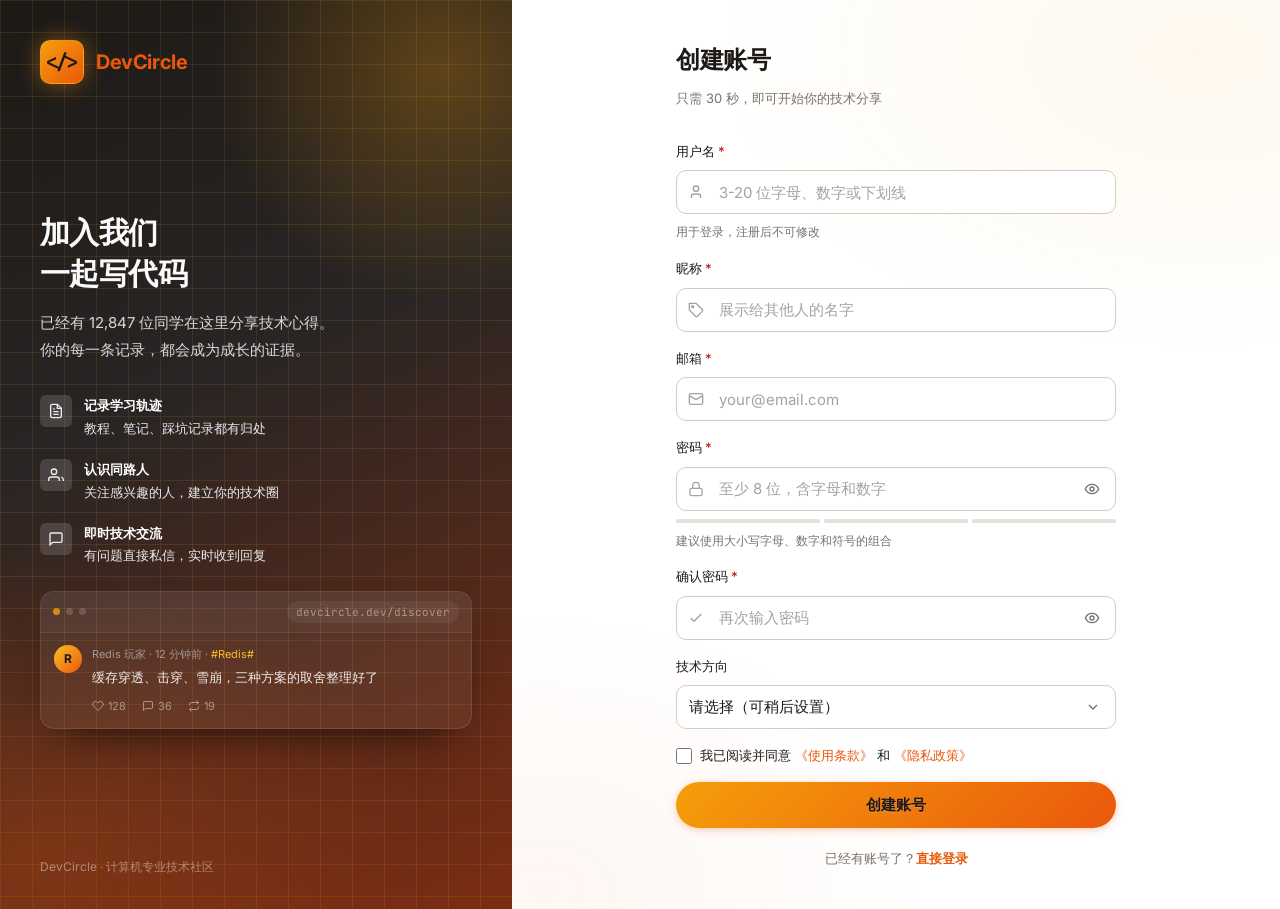
<file: web-forum/src/main/resources/static/register.html>
<!DOCTYPE html>
<html lang="zh-CN">
<head>
<meta charset="UTF-8">
<meta name="viewport" content="width=device-width, initial-scale=1">
<title>注册 · DevCircle</title>
<meta name="description" content="注册 DevCircle，加入计算机专业技术社区">
<link rel="stylesheet" href="assets/css/design-system.css">
<link rel="preconnect" href="https://fonts.googleapis.com">
<link rel="preconnect" href="https://fonts.gstatic.com" crossorigin>
<link href="https://fonts.googleapis.com/css2?family=Inter:wght@400;500;600;700&family=JetBrains+Mono:wght@400;500;700&display=swap" rel="stylesheet">
</head>
<body>

<main class="auth">

  <!-- ============================================================
       左侧：品牌区
       ============================================================ -->
  <section class="auth__brand" aria-label="产品介绍">
    <div class="auth__brand-inner">

      <div class="auth__brand-top">
        <a href="index.html" class="auth__logo">
          <span class="auth__logo-mark" aria-hidden="true">&lt;/&gt;</span>
          <span class="auth__logo-text">DevCircle</span>
        </a>
      </div>

      <div class="auth__brand-main">

        <h1 class="auth__headline">
          加入我们<br>一起写代码
        </h1>

        <p class="auth__sub">
          已经有 12,847 位同学在这里分享技术心得。<br>
          你的每一条记录，都会成为成长的证据。
        </p>

        <ul class="auth__features">
          <li class="auth__feature">
            <span class="auth__feature-icon" aria-hidden="true">
              <svg width="16" height="16" viewBox="0 0 24 24" fill="none" stroke="currentColor" stroke-width="2">
                <path d="M14 2H6a2 2 0 0 0-2 2v16a2 2 0 0 0 2 2h12a2 2 0 0 0 2-2V8z"/><path d="M14 2v6h6M16 13H8M16 17H8M10 9H8"/>
              </svg>
            </span>
            <span>
              <strong>记录学习轨迹</strong>
              教程、笔记、踩坑记录都有归处
            </span>
          </li>
          <li class="auth__feature">
            <span class="auth__feature-icon" aria-hidden="true">
              <svg width="16" height="16" viewBox="0 0 24 24" fill="none" stroke="currentColor" stroke-width="2">
                <path d="M17 21v-2a4 4 0 0 0-4-4H5a4 4 0 0 0-4 4v2"/><circle cx="9" cy="7" r="4"/><path d="M23 21v-2a4 4 0 0 0-3-3.87"/>
              </svg>
            </span>
            <span>
              <strong>认识同路人</strong>
              关注感兴趣的人，建立你的技术圈
            </span>
          </li>
          <li class="auth__feature">
            <span class="auth__feature-icon" aria-hidden="true">
              <svg width="16" height="16" viewBox="0 0 24 24" fill="none" stroke="currentColor" stroke-width="2">
                <path d="M21 15a2 2 0 0 1-2 2H7l-4 4V5a2 2 0 0 1 2-2h14a2 2 0 0 1 2 2z"/>
              </svg>
            </span>
            <span>
              <strong>即时技术交流</strong>
              有问题直接私信，实时收到回复
            </span>
          </li>
        </ul>

        <!-- 产品界面预览（纯装饰，CSS 绘制，对辅助技术隐藏） -->
        <div class="auth__preview" aria-hidden="true">
          <div class="auth__preview-head">
            <span class="auth__preview-dot auth__preview-dot--live"></span>
            <span class="auth__preview-dot"></span>
            <span class="auth__preview-dot"></span>
            <span class="auth__preview-url">devcircle.dev/discover</span>
          </div>
          <div class="auth__preview-post">
            <span class="auth__preview-avatar">R</span>
            <div>
              <div class="auth__preview-meta">Redis 玩家 · 12 分钟前 · <em>#Redis#</em></div>
              <div class="auth__preview-text">缓存穿透、击穿、雪崩，三种方案的取舍整理好了</div>
              <div class="auth__preview-actions">
                <span>
                  <svg width="12" height="12" viewBox="0 0 24 24" fill="none" stroke="currentColor" stroke-width="2">
                    <path d="M20.8 4.6a5.5 5.5 0 0 0-7.8 0L12 5.7l-1-1.1a5.5 5.5 0 0 0-7.8 7.8l1 1L12 21l7.8-7.6 1-1a5.5 5.5 0 0 0 0-7.8z"/>
                  </svg>
                  128
                </span>
                <span>
                  <svg width="12" height="12" viewBox="0 0 24 24" fill="none" stroke="currentColor" stroke-width="2">
                    <path d="M21 15a2 2 0 0 1-2 2H7l-4 4V5a2 2 0 0 1 2-2h14a2 2 0 0 1 2 2z"/>
                  </svg>
                  36
                </span>
                <span>
                  <svg width="12" height="12" viewBox="0 0 24 24" fill="none" stroke="currentColor" stroke-width="2">
                    <path d="M17 1l4 4-4 4"/><path d="M3 11V9a4 4 0 0 1 4-4h14"/><path d="M7 23l-4-4 4-4"/><path d="M21 13v2a4 4 0 0 1-4 4H3"/>
                  </svg>
                  19
                </span>
              </div>
            </div>
          </div>
        </div>

      </div>

      <div class="auth__brand-foot">
        DevCircle · 计算机专业技术社区
      </div>

    </div>
  </section>

  <!-- ============================================================
       右侧：注册表单
       ============================================================ -->
  <section class="auth__form-wrap">
    <div class="auth__form">

      <div class="auth__form-head">
        <h2 class="auth__form-title">创建账号</h2>
        <p class="auth__form-desc">只需 30 秒，即可开始你的技术分享</p>
      </div>

      <div id="register-error" class="alert alert--error hidden" role="alert">
        <svg class="alert__icon" width="16" height="16" viewBox="0 0 24 24" fill="none" stroke="currentColor" stroke-width="2" aria-hidden="true">
          <circle cx="12" cy="12" r="10"/><path d="M12 8v4M12 16h.01"/>
        </svg>
        <span></span>
      </div>

      <form id="register-form" novalidate>

        <!-- 用户名 -->
        <div class="field">
          <label for="register-username" class="field__label field__label--required">用户名</label>
          <div class="input-group">
            <svg class="input-group__icon" width="16" height="16" viewBox="0 0 24 24" fill="none" stroke="currentColor" stroke-width="2" aria-hidden="true">
              <path d="M19 21v-2a4 4 0 0 0-4-4H9a4 4 0 0 0-4 4v2"/><circle cx="12" cy="7" r="4"/>
            </svg>
            <input id="register-username" name="username" type="text" class="input"
                   placeholder="3-20 位字母、数字或下划线"
                   autocomplete="username" required
                   aria-describedby="username-hint">
          </div>
          <p id="username-hint" class="field__hint">
            用于登录，注册后不可修改
          </p>
        </div>

        <!-- 昵称 -->
        <div class="field">
          <label for="register-nickname" class="field__label field__label--required">昵称</label>
          <div class="input-group">
            <svg class="input-group__icon" width="16" height="16" viewBox="0 0 24 24" fill="none" stroke="currentColor" stroke-width="2" aria-hidden="true">
              <path d="M12 2H2v10l9.3 9.3a2 2 0 0 0 2.8 0l7.2-7.2a2 2 0 0 0 0-2.8z"/><circle cx="7" cy="7" r="1.5"/>
            </svg>
            <input id="register-nickname" name="nickname" type="text" class="input"
                   placeholder="展示给其他人的名字" autocomplete="nickname" required>
          </div>
        </div>

        <!-- 邮箱 -->
        <div class="field">
          <label for="register-email" class="field__label field__label--required">邮箱</label>
          <div class="input-group">
            <svg class="input-group__icon" width="16" height="16" viewBox="0 0 24 24" fill="none" stroke="currentColor" stroke-width="2" aria-hidden="true">
              <rect x="2" y="4" width="20" height="16" rx="2"/><path d="m22 7-10 6L2 7"/>
            </svg>
            <input id="register-email" name="email" type="email" class="input"
                   placeholder="your@email.com" autocomplete="email" required>
          </div>
        </div>

        <!-- 密码 -->
        <div class="field">
          <label for="register-password" class="field__label field__label--required">密码</label>
          <div class="input-group">
            <svg class="input-group__icon" width="16" height="16" viewBox="0 0 24 24" fill="none" stroke="currentColor" stroke-width="2" aria-hidden="true">
              <rect x="3" y="11" width="18" height="11" rx="2"/><path d="M7 11V7a5 5 0 0 1 10 0v4"/>
            </svg>
            <input id="register-password" name="password" type="password" class="input"
                   placeholder="至少 8 位，含字母和数字"
                   autocomplete="new-password" required
                   aria-describedby="password-strength" style="padding-right:44px;">
            <button type="button" class="input-group__toggle"
                    data-toggle-password="register-password" aria-label="显示密码">
              <svg width="16" height="16" viewBox="0 0 24 24" fill="none" stroke="currentColor" stroke-width="2" aria-hidden="true">
                <path d="M2 12s3-7 10-7 10 7 10 7-3 7-10 7-10-7-10-7z"/><circle cx="12" cy="12" r="3"/>
              </svg>
            </button>
          </div>

          <!-- 密码强度条 -->
          <div id="password-strength" class="strength" aria-hidden="true">
            <span class="strength__bar"></span>
            <span class="strength__bar"></span>
            <span class="strength__bar"></span>
          </div>
          <p class="field__hint">建议使用大小写字母、数字和符号的组合</p>
        </div>

        <!-- 确认密码 -->
        <div class="field">
          <label for="register-confirm" class="field__label field__label--required">确认密码</label>
          <div class="input-group">
            <svg class="input-group__icon" width="16" height="16" viewBox="0 0 24 24" fill="none" stroke="currentColor" stroke-width="2" aria-hidden="true">
              <path d="M20 6 9 17l-5-5"/>
            </svg>
            <input id="register-confirm" name="confirmPassword" type="password" class="input"
                   placeholder="再次输入密码" autocomplete="new-password" required
                   style="padding-right:44px;">
            <button type="button" class="input-group__toggle"
                    data-toggle-password="register-confirm" aria-label="显示密码">
              <svg width="16" height="16" viewBox="0 0 24 24" fill="none" stroke="currentColor" stroke-width="2" aria-hidden="true">
                <path d="M2 12s3-7 10-7 10 7 10 7-3 7-10 7-10-7-10-7z"/><circle cx="12" cy="12" r="3"/>
              </svg>
            </button>
          </div>
        </div>

        <!-- 技术方向（可选） -->
        <div class="field">
          <label for="register-direction" class="field__label">技术方向</label>
          <select id="register-direction" name="techDirection" class="input"
                  style="cursor:pointer; appearance:none;
                         background-image:url('data:image/svg+xml;utf8,<svg xmlns=%22http://www.w3.org/2000/svg%22 width=%2216%22 height=%2216%22 viewBox=%220 0 24 24%22 fill=%22none%22 stroke=%22%2364748B%22 stroke-width=%222%22><path d=%22m6 9 6 6 6-6%22/></svg>');
                         background-repeat:no-repeat; background-position:right 14px center;">
            <option value="">请选择（可稍后设置）</option>
            <option value="backend">后端开发</option>
            <option value="frontend">前端开发</option>
            <option value="algorithm">算法与数据结构</option>
            <option value="database">数据库</option>
            <option value="ai">人工智能</option>
            <option value="devops">运维与云原生</option>
            <option value="mobile">移动端开发</option>
            <option value="other">其他</option>
          </select>
        </div>

        <!-- 协议 -->
        <div class="field">
          <label class="flex items-start gap-2 text-sm" style="cursor:pointer; line-height:1.6;">
            <input id="register-agree" type="checkbox" required
                   style="width:16px; height:16px; margin-top:3px; accent-color:var(--brand-600); cursor:pointer; flex-shrink:0;">
            <span>
              我已阅读并同意
              <a href="#" class="text-sm">《使用条款》</a> 和
              <a href="#" class="text-sm">《隐私政策》</a>
            </span>
          </label>
        </div>

        <button type="submit" class="btn btn--primary btn--lg btn--block">
          创建账号
        </button>

      </form>

      <p class="auth__switch">
        已经有账号了？<a href="login.html">直接登录</a>
      </p>

    </div>
  </section>

</main>

<script src="assets/js/app.js"></script>
<script>
/* ---------------------------------------------------------------
   注册表单校验
   --------------------------------------------------------------- */
(function () {
  const form = document.getElementById('register-form');
  const username = document.getElementById('register-username');
  const nickname = document.getElementById('register-nickname');
  const email = document.getElementById('register-email');
  const password = document.getElementById('register-password');
  const confirm = document.getElementById('register-confirm');
  const agree = document.getElementById('register-agree');
  const errorBox = document.getElementById('register-error');
  const submitBtn = form.querySelector('button[type="submit"]');

  /* 显示错误 */
  function showError(msg, focusEl) {
    errorBox.querySelector('span').textContent = msg;
    errorBox.classList.remove('hidden');
    if (focusEl) {
      focusEl.classList.add('input--error');
      focusEl.setAttribute('aria-invalid', 'true');
      focusEl.focus();
    }
    errorBox.scrollIntoView({ behavior: 'smooth', block: 'center' });
  }

  /* 清除错误 */
  function clearError() {
    errorBox.classList.add('hidden');
    form.querySelectorAll('.input--error').forEach(function (el) {
      el.classList.remove('input--error');
      el.removeAttribute('aria-invalid');
    });
  }

  /* 异步校验用户名是否可用（防重复） */
  let usernameTimer;
  username.addEventListener('input', function () {
    clearTimeout(usernameTimer);
    usernameTimer = setTimeout(async function () {
      const v = username.value.trim();
      if (!/^[a-zA-Z0-9_]{3,20}$/.test(v)) return;

      // 原型阶段：模拟接口
      // 接入后端时替换为 GET /api/v1/auth/check-username?username=xxx
      if (v === 'admin' || v === 'yevora') {
        username.classList.add('input--error');
        username.setAttribute('aria-invalid', 'true');
        DevCircle.toast('该用户名已被占用', 'error');
      }
    }, 500);
  });

  /* 提交 */
  form.addEventListener('submit', async function (e) {
    e.preventDefault();
    clearError();

    const u = username.value.trim();
    const n = nickname.value.trim();
    const m = email.value.trim();
    const p = password.value;
    const c = confirm.value;

    // ---- 逐项校验，规则与 AUTH-01 一致 ----
    if (!/^[a-zA-Z0-9_]{3,20}$/.test(u)) {
      return showError('用户名需为 3-20 位字母、数字或下划线', username);
    }
    if (!n || n.length > 20) {
      return showError('昵称不能为空，且不超过 20 个字符', nickname);
    }
    if (!/^[^\s@]+@[^\s@]+\.[^\s@]+$/.test(m)) {
      return showError('请输入有效的邮箱地址', email);
    }
    if (p.length < 8 || p.length > 20) {
      return showError('密码长度需为 8-20 位', password);
    }
    if (!/[a-zA-Z]/.test(p) || !/\d/.test(p)) {
      return showError('密码需同时包含字母和数字', password);
    }
    if (p !== c) {
      return showError('两次输入的密码不一致', confirm);
    }
    if (!agree.checked) {
      return showError('请先阅读并同意使用条款与隐私政策', null);
    }

    // ---- 提交 ----
    submitBtn.disabled = true;
    const originalText = submitBtn.textContent;
    submitBtn.textContent = '创建中...';

    try {
      // 接入后端时替换为 POST /api/v1/auth/register
      await new Promise(function (resolve, reject) {
        setTimeout(function () {
          // 演示：用户名 yevora 模拟已存在
          if (u === 'yevora') reject(new Error('1001'));
          else resolve({ code: 200 });
        }, 900);
      });

      DevCircle.toast('注册成功，请登录', 'success');
      setTimeout(function () {
        window.location.href = 'login.html';
      }, 900);

    } catch (err) {
      showError('该用户名已被注册，请换一个试试', username);
      submitBtn.disabled = false;
      submitBtn.textContent = originalText;
    }
  });

  /* 输入时清除该字段的错误态 */
  [username, nickname, email, password, confirm].forEach(function (input) {
    input.addEventListener('input', function () {
      input.classList.remove('input--error');
      input.removeAttribute('aria-invalid');
    });
  });
})();
</script>

</body>
</html>
</file>
<file: web-forum/src/main/resources/static/assets/css/design-system.css>
/* ==========================================================================
   DevCircle 设计系统
   --------------------------------------------------------------------------
   版本: v2.0（暖色科技版）
   风格: 琥珀橙金暖色调 + 深色玻璃拟态科技感
   主色: Amber #F59E0B / #EA580C（暖色系，明亮有能量感）
   无障碍: WCAG 2.1 AA（深色玻璃层上的文字已逐项校验）
   --------------------------------------------------------------------------
   配色说明：
   暖色调通过「琥珀橙金」主色 + 「暖白象牙」背景实现；科技感通过
   「深色玻璃拟态」（顶栏/侧栏深色半透明 + backdrop-filter 模糊 + 暖橙发光
   描边）与「网格纹理」实现。两者一深一浅形成对比，正文区仍是浅色，保证
   长文阅读舒适度不受影响。
   ========================================================================== */

/* ==========================================================================
   1. 设计令牌
   ========================================================================== */
:root {
  /* ---- 品牌色（琥珀橙金）---- */
  --brand-800: #9A3412;
  --brand-700: #C2410C;
  --brand-600: #EA580C;   /* 主色：用于大面积填充、主按钮 */
  --brand-500: #F59E0B;   /* 亮色：用于发光、描边、强调 */
  --brand-400: #FBBF24;
  --brand-100: #FDE68A;
  --brand-50:  #FFF7ED;
  --brand-glow: rgba(245, 158, 11, .45);   /* 暖橙发光 */

  /* ---- 中性色（文字层级，对比度均达 AA）---- */
  --text-1: #1C1917;   /* 标题 / 正文（暖黑 stone-900） 15.4:1 */
  --text-2: #44403C;   /* 次要文本                       9.4:1 */
  --text-3: #78716C;   /* 辅助信息                       4.6:1 */
  --text-4: #A8A29E;   /* 仅装饰，不承载信息 */

  /* ---- 背景（暖白象牙调，非冷灰）---- */
  --bg-page:   #FAF8F5;   /* 暖白页面底 */
  --bg-card:   #FFFFFF;
  --bg-hover:  #F5F1EB;   /* 暖灰 hover */
  --bg-active: #EBE4DA;
  --bg-sunken: #F7F3EE;

  /* ---- 边框（暖调）---- */
  --border-1: #E7E0D8;
  --border-2: #D6CDC1;
  --border-3: #A8A29E;

  /* ---- 深色玻璃拟态层（科技感来源）---- */
  --glass-bg:      rgba(28, 25, 23, .88);      /* 深暖黑玻璃 */
  --glass-bg-soft: rgba(41, 37, 36, .72);      /* 次级玻璃 */
  --glass-border:  rgba(245, 158, 11, .22);    /* 暖橙描边 */
  --glass-border-hi: rgba(251, 191, 36, .45);  /* 高亮态描边 */
  --glass-text-1:  #FAFAF9;                    /* 玻璃上主文字 14.8:1 */
  --glass-text-2:  #D6D3D1;                    /* 玻璃上次文字 10.2:1 */
  --glass-text-3:  #A8A29E;                    /* 玻璃上辅助文字 6.1:1 */
  --glass-blur:    16px;
  --glass-shadow:  0 8px 32px rgba(28, 25, 23, .28);

  /* ---- 科技感装饰 ---- */
  --grid-line: rgba(245, 158, 11, .07);        /* 网格纹理线 */
  --scan-line: rgba(251, 191, 36, .10);        /* 扫描线（点缀用） */

  /* ---- 语义色 ---- */
  --like:     #EA580C;   /* 点赞激活：暖橙（与品牌同源，形成整体暖调） */
  --like-bg:  #FFF7ED;
  --success:  #15803D;
  --success-bg:#F0FDF4;
  --danger:   #B91C1C;
  --danger-bg:#FEF2F2;
  --warning:  #B45309;
  --warning-bg:#FFFBEB;
  --info:     #0369A1;
  --info-bg:  #F0F9FF;

  /* ---- 间距（4px 基准）---- */
  --sp-1: 4px;
  --sp-2: 8px;
  --sp-3: 12px;
  --sp-4: 16px;
  --sp-5: 20px;
  --sp-6: 24px;
  --sp-8: 32px;
  --sp-10: 40px;
  --sp-12: 48px;

  /* ---- 圆角 ---- */
  --r-xs: 4px;
  --r-sm: 6px;
  --r-md: 10px;
  --r-lg: 14px;
  --r-xl: 18px;
  --r-full: 9999px;

  /* ---- 阴影（暖调，克制）---- */
  --shadow-1: 0 1px 2px rgba(41, 37, 36, .05);
  --shadow-2: 0 4px 12px rgba(41, 37, 36, .07);
  --shadow-3: 0 8px 24px rgba(41, 37, 36, .11);
  --shadow-focus: 0 0 0 3px rgba(234, 88, 12, .28);

  /* ---- 字号 ---- */
  --fs-xs:   12px;
  --fs-sm:   13px;
  --fs-base: 15px;
  --fs-lg:   17px;
  --fs-xl:   20px;
  --fs-2xl:  24px;
  --fs-3xl:  30px;

  /* ---- 行高 ---- */
  --lh-tight: 1.35;
  --lh-base:  1.65;
  --lh-loose: 1.8;

  /* ---- 字重 ---- */
  --fw-normal: 400;
  --fw-medium: 500;
  --fw-semibold: 600;
  --fw-bold: 700;

  /* ---- 字体族 ---- */
  --font-ui: "Inter", -apple-system, BlinkMacSystemFont, "Segoe UI",
             "PingFang SC", "Hiragino Sans GB", "Microsoft YaHei",
             "Noto Sans SC", sans-serif;
  --font-mono: "JetBrains Mono", "SFMono-Regular", Consolas,
               "Liberation Mono", Menlo, monospace;

  /* ---- 动效 ---- */
  --ease-out: cubic-bezier(.16, 1, .3, 1);
  --ease-in-out: cubic-bezier(.4, 0, .2, 1);
  --dur-fast: 120ms;
  --dur-base: 200ms;
  --dur-slow: 320ms;

  /* ---- 布局尺寸 ---- */
  --header-h: 56px;
  --sidebar-w: 220px;
  --sidebar-w-sm: 72px;
  --aside-w: 280px;
  --main-max: 640px;
  --page-max: 1280px;
}

/* ==========================================================================
   2. 基础重置
   ========================================================================== */
*, *::before, *::after {
  box-sizing: border-box;
}

html {
  -webkit-text-size-adjust: 100%;
  scroll-behavior: smooth;
}

body {
  margin: 0;
  font-family: var(--font-ui);
  font-size: var(--fs-base);
  line-height: var(--lh-base);
  color: var(--text-1);
  background-color: var(--bg-page);
  /* 科技感：极淡的暖橙网格纹理 + 顶部暖色光晕 */
  background-image:
    radial-gradient(900px 420px at 50% -180px, rgba(245, 158, 11, .10), transparent 70%),
    linear-gradient(var(--grid-line) 1px, transparent 1px),
    linear-gradient(90deg, var(--grid-line) 1px, transparent 1px);
  background-size: 100% 100%, 28px 28px, 28px 28px;
  background-attachment: fixed, fixed, fixed;
  -webkit-font-smoothing: antialiased;
  -moz-osx-font-smoothing: grayscale;
}

h1, h2, h3, h4, h5, h6, p, figure, blockquote, dl, dd {
  margin: 0;
}

ul, ol {
  margin: 0;
  padding: 0;
  list-style: none;
}

img, svg, video {
  display: block;
  max-width: 100%;
  height: auto;
}

button, input, select, textarea {
  font: inherit;
  color: inherit;
  margin: 0;
}

button {
  background: none;
  border: none;
  cursor: pointer;
  padding: 0;
}

a {
  color: var(--brand-600);
  text-decoration: none;
  transition: color var(--dur-fast) var(--ease-out);
}

a:hover {
  color: var(--brand-700);
}

/* ==========================================================================
   3. 无障碍基础
   ========================================================================== */

/* 键盘焦点可见 —— 鼠标点击时不显示 */
:focus {
  outline: none;
}

:focus-visible {
  outline: 2px solid var(--brand-600);
  outline-offset: 2px;
  border-radius: var(--r-xs);
}

/* 屏幕阅读器专用文本 */
.sr-only {
  position: absolute;
  width: 1px;
  height: 1px;
  padding: 0;
  margin: -1px;
  overflow: hidden;
  clip: rect(0, 0, 0, 0);
  white-space: nowrap;
  border: 0;
}

/* 跳转到主内容（键盘用户） */
.skip-link {
  position: absolute;
  top: -100px;
  left: var(--sp-4);
  z-index: 9999;
  padding: var(--sp-2) var(--sp-4);
  background: var(--brand-500);
  color: #1C1917;
  border-radius: var(--r-sm);
  font-size: var(--fs-sm);
  font-weight: var(--fw-semibold);
  transition: top var(--dur-base) var(--ease-out);
  box-shadow: 0 4px 16px rgba(245, 158, 11, .45);
}

.skip-link:focus {
  top: var(--sp-4);
  color: #1C1917;
}

/* 尊重用户的动效偏好 */
@media (prefers-reduced-motion: reduce) {
  *, *::before, *::after {
    animation-duration: 0.01ms !important;
    animation-iteration-count: 1 !important;
    transition-duration: 0.01ms !important;
    scroll-behavior: auto !important;
  }
}

/* ==========================================================================
   4. 布局系统
   ========================================================================== */
.layout {
  max-width: var(--page-max);
  margin: 0 auto;
  padding: 0 var(--sp-4);
  display: grid;
  grid-template-columns: var(--sidebar-w) minmax(0, 1fr) var(--aside-w);
  gap: var(--sp-5);
  align-items: start;
}

.layout__main {
  min-width: 0;
  max-width: var(--main-max);
  width: 100%;
  margin: 0 auto;
  padding-top: var(--sp-4);
}

.layout__sidebar {
  position: sticky;
  top: calc(var(--header-h) + var(--sp-4));
  height: calc(100vh - var(--header-h) - var(--sp-8));
  overflow-y: auto;
  overscroll-behavior: contain;
  /* 深色玻璃拟态面板 */
  padding: var(--sp-4) var(--sp-3);
  margin-top: var(--sp-4);
  border-radius: var(--r-xl);
  background: var(--glass-bg);
  backdrop-filter: saturate(150%) blur(var(--glass-blur));
  -webkit-backdrop-filter: saturate(150%) blur(var(--glass-blur));
  border: 1px solid var(--glass-border);
  box-shadow: var(--glass-shadow), inset 0 1px 0 rgba(251, 191, 36, .14);
  scrollbar-width: thin;
  scrollbar-color: rgba(214, 211, 209, .28) transparent;
}

/* 侧栏顶部的暖橙光带 */
.layout__sidebar::before {
  content: "";
  position: absolute;
  inset: 0 22% auto 22%;
  height: 1px;
  background: linear-gradient(90deg, transparent, var(--brand-500), transparent);
  opacity: .7;
  pointer-events: none;
}

.layout__aside {
  position: sticky;
  top: calc(var(--header-h) + var(--sp-4));
  padding-top: var(--sp-4);
}

/* 滚动条美化 */
.layout__sidebar::-webkit-scrollbar,
.scroll-area::-webkit-scrollbar {
  width: 6px;
}

.layout__sidebar::-webkit-scrollbar-thumb,
.scroll-area::-webkit-scrollbar-thumb {
  background: rgba(214, 211, 209, .30);
  border-radius: var(--r-full);
}

.layout__sidebar::-webkit-scrollbar-thumb:hover,
.scroll-area::-webkit-scrollbar-thumb:hover {
  background: rgba(245, 158, 11, .55);
}

.scroll-area::-webkit-scrollbar-thumb {
  background: var(--border-2);
}

.scroll-area::-webkit-scrollbar-thumb:hover {
  background: var(--brand-500);
}

/* ==========================================================================
   5. 顶部导航（深色玻璃拟态 —— 科技感主载体）
   ========================================================================== */
.header {
  position: sticky;
  top: 0;
  z-index: 100;
  height: var(--header-h);
  background: var(--glass-bg);
  backdrop-filter: saturate(150%) blur(var(--glass-blur));
  -webkit-backdrop-filter: saturate(150%) blur(var(--glass-blur));
  border-bottom: 1px solid var(--glass-border);
  /* 顶部一道暖橙渐变光条，强化科技感 */
  box-shadow: inset 0 1px 0 rgba(251, 191, 36, .18), var(--glass-shadow);
}

/* 顶栏顶部发光细线 */
.header::before {
  content: "";
  position: absolute;
  inset: 0 0 auto 0;
  height: 1px;
  background: linear-gradient(90deg,
              transparent 0%,
              rgba(251, 191, 36, .55) 22%,
              rgba(245, 158, 11, .85) 50%,
              rgba(251, 191, 36, .55) 78%,
              transparent 100%);
  pointer-events: none;
}

.header__inner {
  max-width: var(--page-max);
  height: 100%;
  margin: 0 auto;
  padding: 0 var(--sp-4);
  display: flex;
  align-items: center;
  gap: var(--sp-4);
}

/* Logo */
.logo {
  display: flex;
  align-items: center;
  gap: var(--sp-2);
  flex-shrink: 0;
  color: var(--glass-text-1);
}

.logo:hover {
  color: var(--glass-text-1);
}

.logo__mark {
  width: 32px;
  height: 32px;
  border-radius: var(--r-sm);
  background: linear-gradient(135deg, var(--brand-500), var(--brand-600));
  display: grid;
  place-items: center;
  color: #1C1917;
  font-family: var(--font-mono);
  font-size: 15px;
  font-weight: var(--fw-bold);
  letter-spacing: -.5px;
  /* 暖橙发光，玻璃上的「霓虹」点缀 */
  box-shadow: 0 0 12px var(--brand-glow), inset 0 0 0 1px rgba(255, 247, 237, .35);
}

.logo__text {
  font-size: var(--fs-lg);
  font-weight: var(--fw-bold);
  letter-spacing: -.02em;
}

/* 搜索（玻璃层上的内嵌输入框） */
.search {
  flex: 0 1 320px;
  position: relative;
}

.search__input {
  width: 100%;
  height: 38px;
  padding: 0 var(--sp-3) 0 38px;
  border: 1px solid rgba(214, 211, 209, .18);
  border-radius: var(--r-full);
  background: rgba(250, 250, 249, .08);
  color: var(--glass-text-1);
  font-size: var(--fs-sm);
  transition: all var(--dur-base) var(--ease-out);
}

.search__input::placeholder {
  color: var(--glass-text-3);
}

.search__input:hover {
  background: rgba(250, 250, 249, .12);
  border-color: rgba(214, 211, 209, .28);
}

.search__input:focus {
  background: rgba(250, 250, 249, .14);
  border-color: var(--brand-500);
  box-shadow: 0 0 0 3px rgba(245, 158, 11, .22), 0 0 16px rgba(245, 158, 11, .25);
  outline: none;
}

.search__icon {
  position: absolute;
  left: 13px;
  top: 50%;
  transform: translateY(-50%);
  color: var(--glass-text-3);
  pointer-events: none;
}

/* Header 右侧 */
.header__actions {
  margin-left: auto;
  display: flex;
  align-items: center;
  gap: var(--sp-2);
}

/* 玻璃层内的图标按钮 */
.header .btn--icon {
  color: var(--glass-text-2);
  background: rgba(250, 250, 249, .07);
  border: 1px solid rgba(214, 211, 209, .14);
}

.header .btn--icon:hover {
  color: var(--glass-text-1);
  background: rgba(245, 158, 11, .18);
  border-color: var(--glass-border-hi);
  box-shadow: 0 0 14px rgba(245, 158, 11, .28);
}

/* 玻璃层内的幽灵按钮 */
.header .btn--ghost {
  color: var(--glass-text-2);
  background: rgba(250, 250, 249, .07);
  border: 1px solid rgba(214, 211, 209, .14);
}

.header .btn--ghost:hover {
  color: var(--glass-text-1);
  background: rgba(245, 158, 11, .16);
  border-color: var(--glass-border-hi);
}

/* ==========================================================================
   6. 按钮
   ========================================================================== */
.btn {
  display: inline-flex;
  align-items: center;
  justify-content: center;
  gap: var(--sp-2);
  height: 38px;
  padding: 0 var(--sp-4);
  border-radius: var(--r-full);
  font-size: var(--fs-sm);
  font-weight: var(--fw-semibold);
  white-space: nowrap;
  transition: all var(--dur-fast) var(--ease-out);
  user-select: none;
}

.btn:disabled {
  opacity: .5;
  cursor: not-allowed;
  pointer-events: none;
}

/* 主按钮（暖橙渐变 + 发光） */
.btn--primary {
  background: linear-gradient(135deg, var(--brand-500), var(--brand-600));
  color: #1C1917;
  box-shadow: 0 2px 8px rgba(234, 88, 12, .28);
  text-shadow: 0 1px 0 rgba(255, 247, 237, .25);
}

.btn--primary:hover {
  background: linear-gradient(135deg, var(--brand-400), var(--brand-600));
  color: #1C1917;
  box-shadow: 0 4px 16px rgba(234, 88, 12, .42), 0 0 18px rgba(245, 158, 11, .30);
  transform: translateY(-1px);
}

.btn--primary:active {
  transform: translateY(0);
  box-shadow: 0 1px 5px rgba(234, 88, 12, .30);
}

/* 次按钮 */
.btn--ghost {
  background: transparent;
  color: var(--text-2);
  border: 1px solid var(--border-1);
}

.btn--ghost:hover {
  background: var(--bg-hover);
  border-color: var(--brand-400);
  color: var(--brand-700);
}

/* 已关注态 */
.btn--following {
  background: var(--bg-hover);
  color: var(--text-2);
  border: 1px solid var(--border-1);
}

.btn--following:hover {
  background: var(--danger-bg);
  color: var(--danger);
  border-color: var(--danger);
}

/* 纯图标按钮 */
.btn--icon {
  width: 38px;
  padding: 0;
  border-radius: var(--r-full);
  color: var(--text-2);
  position: relative;
}

.btn--icon:hover {
  background: var(--bg-hover);
  color: var(--text-1);
}

/* 尺寸变体 */
.btn--sm {
  height: 32px;
  padding: 0 var(--sp-3);
  font-size: var(--fs-xs);
}

.btn--lg {
  height: 46px;
  padding: 0 var(--sp-6);
  font-size: var(--fs-base);
}

.btn--block {
  width: 100%;
}

/* 未读红点 */
.badge-dot {
  position: absolute;
  top: 4px;
  right: 4px;
  min-width: 17px;
  height: 17px;
  padding: 0 5px;
  border-radius: var(--r-full);
  background: var(--like);
  color: #fff;
  font-size: 10px;
  font-weight: var(--fw-bold);
  line-height: 17px;
  text-align: center;
  border: 2px solid var(--bg-card);
  font-family: var(--font-mono);
}

/* ==========================================================================
   7. 侧边导航（位于深色玻璃面板内）
   ========================================================================== */
.nav {
  display: flex;
  flex-direction: column;
  gap: 2px;
}

.nav__item {
  display: flex;
  align-items: center;
  gap: var(--sp-3);
  height: 44px;
  padding: 0 var(--sp-3);
  border-radius: var(--r-md);
  color: var(--glass-text-2);
  font-size: var(--fs-base);
  font-weight: var(--fw-medium);
  transition: all var(--dur-fast) var(--ease-out);
  position: relative;
}

.nav__item:hover {
  background: rgba(245, 158, 11, .12);
  color: var(--glass-text-1);
}

.nav__item--active {
  background: linear-gradient(90deg, rgba(245, 158, 11, .26), rgba(234, 88, 12, .10));
  color: var(--glass-text-1);
  font-weight: var(--fw-semibold);
  box-shadow: inset 0 0 0 1px rgba(245, 158, 11, .28);
}

.nav__item--active:hover {
  background: linear-gradient(90deg, rgba(245, 158, 11, .32), rgba(234, 88, 12, .14));
  color: var(--glass-text-1);
}

/* 激活项左侧发光游标 */
.nav__item--active::before {
  content: "";
  position: absolute;
  left: 0;
  top: 50%;
  transform: translateY(-50%);
  width: 3px;
  height: 20px;
  border-radius: 0 3px 3px 0;
  background: var(--brand-500);
  box-shadow: 0 0 10px var(--brand-glow);
}

.nav__icon {
  flex-shrink: 0;
  width: 22px;
  height: 22px;
}

.nav__label {
  flex: 1;
  min-width: 0;
  overflow: hidden;
  text-overflow: ellipsis;
  white-space: nowrap;
}

.nav__count {
  font-family: var(--font-mono);
  font-size: var(--fs-xs);
  font-weight: var(--fw-semibold);
  color: #1C1917;
  background: var(--brand-500);
  padding: 2px 7px;
  border-radius: var(--r-full);
  box-shadow: 0 0 10px rgba(245, 158, 11, .45);
}

.nav__divider {
  height: 1px;
  background: rgba(214, 211, 209, .16);
  margin: var(--sp-3) var(--sp-3);
}

/* 侧栏底部「当前用户」玻璃小卡 */
.user-chip {
  display: flex;
  align-items: center;
  gap: 10px;
  margin-top: var(--sp-4);
  padding: var(--sp-3);
  border-radius: var(--r-md);
  color: var(--glass-text-1);
  background: rgba(250, 250, 249, .06);
  border: 1px solid rgba(214, 211, 209, .14);
  transition: all var(--dur-fast) var(--ease-out);
}

.user-chip:hover {
  color: var(--glass-text-1);
  background: rgba(245, 158, 11, .16);
  border-color: var(--glass-border-hi);
  box-shadow: 0 0 16px rgba(245, 158, 11, .22);
}

.user-chip__name {
  display: block;
  font-size: var(--fs-sm);
  font-weight: var(--fw-semibold);
  color: var(--glass-text-1);
  overflow: hidden;
  text-overflow: ellipsis;
  white-space: nowrap;
}

.user-chip__handle {
  display: block;
  font-family: var(--font-mono);
  font-size: var(--fs-xs);
  color: var(--glass-text-2);
  overflow: hidden;
  text-overflow: ellipsis;
  white-space: nowrap;
}

/* ==========================================================================
   8. 卡片
   ========================================================================== */
.card {
  background: var(--bg-card);
  border: 1px solid var(--border-1);
  border-radius: var(--r-lg);
  box-shadow: var(--shadow-1);
  position: relative;
}

/* 顶边暖橙微光（科技感细节，克制不抢眼）
   注：页面实际使用的是 .aside-card，两者共用同一套顶边光效 */
.card--tech::before,
.aside-card::before {
  content: "";
  position: absolute;
  inset: 0 0 auto 0;
  height: 2px;
  border-radius: var(--r-lg) var(--r-lg) 0 0;
  background: linear-gradient(90deg,
              transparent 0%,
              rgba(245, 158, 11, .35) 30%,
              rgba(251, 191, 36, .70) 50%,
              rgba(245, 158, 11, .35) 70%,
              transparent 100%);
  pointer-events: none;
}

.card--flush {
  border-radius: 0;
  border-left: none;
  border-right: none;
  box-shadow: none;
}

.card__header {
  display: flex;
  align-items: center;
  justify-content: space-between;
  gap: var(--sp-3);
  padding: var(--sp-4);
  border-bottom: 1px solid var(--border-1);
}

.card__title {
  font-size: var(--fs-base);
  font-weight: var(--fw-semibold);
  color: var(--text-1);
  display: flex;
  align-items: center;
  gap: var(--sp-2);
}

/* 侧栏模块标题前的暖橙指示条 */
.aside-card__title::before,
.card__title--tech::before {
  content: "";
  width: 3px;
  height: 14px;
  border-radius: 2px;
  background: linear-gradient(180deg, var(--brand-400), var(--brand-600));
  box-shadow: 0 0 8px rgba(245, 158, 11, .55);
  flex-shrink: 0;
}

.card__body {
  padding: var(--sp-4);
}

.card__body--flush {
  padding: 0;
}

/* ==========================================================================
   9. 头像
   ========================================================================== */
.avatar {
  flex-shrink: 0;
  border-radius: var(--r-full);
  background: var(--brand-50);
  overflow: hidden;
  display: grid;
  place-items: center;
  font-weight: var(--fw-semibold);
  color: var(--brand-700);
  user-select: none;
  position: relative;
}

.avatar img {
  width: 100%;
  height: 100%;
  object-fit: cover;
}

.avatar--xs  { width: 24px; height: 24px; font-size: 10px; }
.avatar--sm  { width: 32px; height: 32px; font-size: var(--fs-xs); }
.avatar--md  { width: 40px; height: 40px; font-size: var(--fs-sm); }
.avatar--lg  { width: 56px; height: 56px; font-size: var(--fs-lg); }
.avatar--xl  { width: 96px; height: 96px; font-size: var(--fs-2xl); }

/* 在线状态点 */
.avatar__status {
  position: absolute;
  right: 0;
  bottom: 0;
  width: 12px;
  height: 12px;
  border-radius: var(--r-full);
  background: var(--success);
  border: 2px solid var(--bg-card);
}

.avatar__status--offline {
  background: var(--text-4);
}

/* ==========================================================================
   10. 帖子卡片
   ========================================================================== */
.post {
  display: flex;
  gap: var(--sp-3);
  padding: var(--sp-4);
  background: var(--bg-card);
  border-bottom: 1px solid var(--border-1);
  transition: background var(--dur-fast) var(--ease-out);
  position: relative;
}

.post:hover {
  background: #FFFDFA;
}

.post:last-child {
  border-bottom: none;
}

.post__body {
  flex: 1;
  min-width: 0;
}

/* 头部：昵称 + 时间 + 更多 */
.post__head {
  display: flex;
  align-items: baseline;
  gap: var(--sp-2);
  margin-bottom: var(--sp-1);
}

.post__author {
  font-size: var(--fs-base);
  font-weight: var(--fw-semibold);
  color: var(--text-1);
  display: flex;
  align-items: center;
  gap: var(--sp-1);
}

.post__author:hover {
  color: var(--brand-600);
}

/* 认证徽章 */
.post__verified {
  color: var(--brand-600);
  flex-shrink: 0;
}

.post__meta {
  font-size: var(--fs-xs);
  color: var(--text-3);
  display: flex;
  align-items: center;
  gap: var(--sp-1);
}

.post__meta-sep {
  color: var(--border-2);
}

.post__direction {
  font-family: var(--font-mono);
  font-size: 11px;
  color: var(--brand-600);
  background: var(--brand-50);
  padding: 1px 6px;
  border-radius: var(--r-xs);
}

.post__more {
  margin-left: auto;
  width: 30px;
  height: 30px;
  border-radius: var(--r-full);
  display: grid;
  place-items: center;
  color: var(--text-3);
  opacity: 0;
  transition: all var(--dur-fast) var(--ease-out);
  flex-shrink: 0;
}

.post:hover .post__more,
.post__more:focus-visible {
  opacity: 1;
}

.post__more:hover {
  background: var(--bg-hover);
  color: var(--text-1);
}

/* 正文 */
.post__content {
  font-size: var(--fs-base);
  line-height: var(--lh-base);
  color: var(--text-1);
  white-space: pre-wrap;
  word-break: break-word;
  margin-bottom: var(--sp-2);
}

/* 标签高亮 */
.tag {
  color: var(--brand-600);
  font-weight: var(--fw-medium);
  cursor: pointer;
  transition: color var(--dur-fast) var(--ease-out);
}

.tag:hover {
  color: var(--brand-700);
  text-decoration: underline;
  text-underline-offset: 2px;
}

/* @ 提及 */
.mention {
  color: var(--brand-600);
  font-weight: var(--fw-medium);
}

.mention:hover {
  text-decoration: underline;
}

/* ==========================================================================
   11. 图片九宫格
   ========================================================================== */
.post__images {
  display: grid;
  gap: 3px;
  margin-bottom: var(--sp-2);
  border-radius: var(--r-md);
  overflow: hidden;
}

/* 1 张：大图 */
.post__images--1 {
  grid-template-columns: 1fr;
  max-width: 420px;
}

/* 2 张 / 4 张：两列 */
.post__images--2,
.post__images--4 {
  grid-template-columns: repeat(2, 1fr);
  max-width: 420px;
}

/* 3 张及以上：三列 */
.post__images--3,
.post__images--5,
.post__images--6,
.post__images--7,
.post__images--8,
.post__images--9 {
  grid-template-columns: repeat(3, 1fr);
  max-width: 420px;
}

.post__image {
  position: relative;
  aspect-ratio: 1;
  background: var(--bg-hover);
  overflow: hidden;
  cursor: zoom-in;
}

.post__images--1 .post__image {
  aspect-ratio: auto;
  max-height: 400px;
}

.post__image img {
  width: 100%;
  height: 100%;
  object-fit: cover;
  transition: transform var(--dur-slow) var(--ease-out);
}

.post__image:hover img {
  transform: scale(1.04);
}

/* 多余图片遮罩 */
.post__image-more {
  position: absolute;
  inset: 0;
  background: rgba(15, 23, 42, .55);
  color: #fff;
  display: grid;
  place-items: center;
  font-size: var(--fs-xl);
  font-weight: var(--fw-semibold);
  font-family: var(--font-mono);
}

/* ==========================================================================
   12. 转发原帖卡片（最多一层）
   ========================================================================== */
.quote {
  background: var(--bg-sunken);
  border: 1px solid var(--border-1);
  border-radius: var(--r-md);
  padding: var(--sp-3);
  margin-bottom: var(--sp-2);
  cursor: pointer;
  transition: all var(--dur-fast) var(--ease-out);
}

.quote:hover {
  background: var(--bg-hover);
  border-color: var(--border-2);
}

.quote__author {
  font-size: var(--fs-sm);
  font-weight: var(--fw-semibold);
  color: var(--brand-600);
  margin-bottom: var(--sp-1);
  display: flex;
  align-items: center;
  gap: var(--sp-1);
}

.quote__content {
  font-size: var(--fs-sm);
  line-height: var(--lh-base);
  color: var(--text-2);
  word-break: break-word;
}

.quote__images {
  display: grid;
  grid-template-columns: repeat(3, 1fr);
  gap: 3px;
  margin-top: var(--sp-2);
  max-width: 300px;
  border-radius: var(--r-sm);
  overflow: hidden;
}

.quote__image {
  aspect-ratio: 1;
  background: var(--bg-active);
  overflow: hidden;
}

.quote__image img {
  width: 100%;
  height: 100%;
  object-fit: cover;
}

/* 转发链折叠提示 */
.quote__folded {
  font-size: var(--fs-xs);
  color: var(--text-3);
  margin-top: var(--sp-2);
  display: flex;
  align-items: center;
  gap: var(--sp-1);
}

.quote__folded:hover {
  color: var(--brand-600);
}

/* ==========================================================================
   13. 互动条
   ========================================================================== */
.actions {
  display: flex;
  align-items: center;
  gap: var(--sp-1);
  margin-top: var(--sp-2);
  margin-left: -6px;
}

.action {
  display: inline-flex;
  align-items: center;
  gap: 5px;
  height: 32px;
  padding: 0 var(--sp-2);
  border-radius: var(--r-full);
  color: var(--text-3);
  font-size: var(--fs-sm);
  font-variant-numeric: tabular-nums;
  transition: all var(--dur-fast) var(--ease-out);
  font-family: var(--font-mono);
}

.action:hover {
  background: var(--bg-hover);
  color: var(--text-1);
}

.action:active {
  transform: scale(.94);
}

.action__icon {
  width: 17px;
  height: 17px;
  transition: transform var(--dur-base) var(--ease-out);
}

/* 点赞激活态（暖橙 + 发光） */
.action--like:hover {
  background: var(--like-bg);
  color: var(--like);
}

.action--like.action--active {
  color: var(--like);
  background: var(--like-bg);
  box-shadow: 0 0 0 1px rgba(234, 88, 12, .18), 0 0 12px rgba(245, 158, 11, .28);
}

.action--like.action--active .action__icon {
  fill: var(--like);
  stroke: var(--like);
  filter: drop-shadow(0 0 6px rgba(245, 158, 11, .65));
}

/* 点赞动画 */
.action--like.action--pop .action__icon {
  animation: likePop var(--dur-slow) var(--ease-out);
}

@keyframes likePop {
  0%   { transform: scale(1); }
  35%  { transform: scale(1.35); }
  60%  { transform: scale(.92); }
  100% { transform: scale(1); }
}

/* 评论 hover（暖调中性，避免冷暖冲突） */
.action--comment:hover {
  background: var(--bg-active);
  color: var(--text-1);
}

/* 转发 hover（沿用绿色语义，表示「扩散」） */
.action--repost:hover {
  background: var(--success-bg);
  color: var(--success);
}

/* ==========================================================================
   14. 评级 / 状态标签
   ========================================================================== */
.chip {
  display: inline-flex;
  align-items: center;
  gap: 5px;
  height: 26px;
  padding: 0 var(--sp-2);
  border-radius: var(--r-full);
  background: var(--bg-hover);
  color: var(--text-2);
  font-size: var(--fs-xs);
  font-weight: var(--fw-medium);
  transition: all var(--dur-fast) var(--ease-out);
}

.chip--brand {
  background: var(--brand-50);
  color: var(--brand-700);
}

.chip--mono {
  font-family: var(--font-mono);
  letter-spacing: -.02em;
}

.chip--interactive:hover {
  background: var(--bg-active);
}

/* ==========================================================================
   15. 发帖框
   ========================================================================== */
.composer {
  background: var(--bg-card);
  border-bottom: 1px solid var(--border-1);
  padding: var(--sp-4);
  display: flex;
  gap: var(--sp-3);
  position: relative;
}

/* 左侧暖橙竖条：科技感定位标识 */
.composer::before {
  content: "";
  position: absolute;
  left: 0;
  top: var(--sp-4);
  bottom: var(--sp-4);
  width: 3px;
  border-radius: 0 3px 3px 0;
  background: linear-gradient(180deg, var(--brand-400), var(--brand-600));
  box-shadow: 0 0 12px rgba(245, 158, 11, .40);
  opacity: .85;
}

.composer__body {
  flex: 1;
  min-width: 0;
}

.composer__input {
  width: 100%;
  min-height: 48px;
  border: none;
  background: transparent;
  font-size: var(--fs-lg);
  line-height: var(--lh-base);
  color: var(--text-1);
  resize: none;
  padding: var(--sp-2) 0;
  font-family: inherit;
}

.composer__input::placeholder {
  color: var(--text-4);
}

.composer__input:focus {
  outline: none;
}

.composer__toolbar {
  display: flex;
  align-items: center;
  gap: var(--sp-1);
  padding-top: var(--sp-3);
  border-top: 1px solid var(--border-1);
  margin-top: var(--sp-2);
}

.composer__tools {
  display: flex;
  gap: 2px;
}

/* 工具图标按钮 */
.tool {
  width: 34px;
  height: 34px;
  border-radius: var(--r-full);
  display: grid;
  place-items: center;
  color: var(--brand-600);
  transition: all var(--dur-fast) var(--ease-out);
}

.tool:hover {
  background: var(--brand-50);
}

/* 字数计数器 */
.counter {
  margin-left: auto;
  font-family: var(--font-mono);
  font-size: var(--fs-xs);
  color: var(--text-3);
  font-variant-numeric: tabular-nums;
}

.counter--warn {
  color: var(--warning);
}

.counter--danger {
  color: var(--danger);
  font-weight: var(--fw-semibold);
}

/* 字数环形进度 */
.counter__ring {
  transform: rotate(-90deg);
}

/* 图片预览 */
.composer__previews {
  display: grid;
  grid-template-columns: repeat(3, 1fr);
  gap: var(--sp-2);
  margin-top: var(--sp-3);
  max-width: 420px;
}

.preview {
  position: relative;
  aspect-ratio: 1;
  border-radius: var(--r-md);
  overflow: hidden;
  background: var(--bg-hover);
}

.preview img {
  width: 100%;
  height: 100%;
  object-fit: cover;
}

.preview__remove {
  position: absolute;
  top: 5px;
  right: 5px;
  width: 22px;
  height: 22px;
  border-radius: var(--r-full);
  background: rgba(15, 23, 42, .65);
  color: #fff;
  display: grid;
  place-items: center;
  transition: background var(--dur-fast) var(--ease-out);
}

.preview__remove:hover {
  background: rgba(220, 38, 38, .9);
}

/* ==========================================================================
   16. 标签胶囊（发帖时提示可用标签）
   ========================================================================== */
.tag-suggest {
  display: flex;
  flex-wrap: wrap;
  gap: var(--sp-2);
  margin-top: var(--sp-3);
}

.tag-pill {
  height: 28px;
  padding: 0 var(--sp-3);
  border-radius: var(--r-full);
  background: var(--brand-50);
  color: var(--brand-700);
  font-size: var(--fs-xs);
  font-weight: var(--fw-medium);
  display: inline-flex;
  align-items: center;
  font-family: var(--font-mono);
  transition: all var(--dur-fast) var(--ease-out);
}

.tag-pill:hover {
  background: var(--brand-100);
}

/* ==========================================================================
   17. 侧栏模块
   ========================================================================== */
.aside-card {
  background: var(--bg-card);
  border: 1px solid var(--border-1);
  border-radius: var(--r-lg);
  overflow: hidden;
  margin-bottom: var(--sp-4);
  box-shadow: var(--shadow-1);
  position: relative;
}

.aside-card__head {
  padding: var(--sp-3) var(--sp-4);
  border-bottom: 1px solid var(--border-1);
  display: flex;
  align-items: center;
  justify-content: space-between;
}

.aside-card__title {
  font-size: var(--fs-sm);
  font-weight: var(--fw-semibold);
  color: var(--text-1);
  display: flex;
  align-items: center;
  gap: var(--sp-2);
}

.aside-card__body {
  padding: var(--sp-2) 0;
}

/* 热搜榜条目 */
.trend {
  display: flex;
  align-items: center;
  gap: var(--sp-3);
  padding: var(--sp-2) var(--sp-4);
  transition: background var(--dur-fast) var(--ease-out);
}

.trend:hover {
  background: var(--bg-hover);
}

.trend__rank {
  width: 20px;
  font-family: var(--font-mono);
  font-size: var(--fs-sm);
  font-weight: var(--fw-bold);
  color: var(--text-4);
  flex-shrink: 0;
  text-align: center;
}

/* 前三名高亮 */
.trend:nth-child(1) .trend__rank { color: #E11D48; }
.trend:nth-child(2) .trend__rank { color: #F97316; }
.trend:nth-child(3) .trend__rank { color: #D97706; }

.trend__body {
  flex: 1;
  min-width: 0;
}

.trend__name {
  font-size: var(--fs-sm);
  font-weight: var(--fw-medium);
  color: var(--text-1);
  overflow: hidden;
  text-overflow: ellipsis;
  white-space: nowrap;
  display: block;
}

.trend__count {
  font-size: 11px;
  color: var(--text-3);
  font-family: var(--font-mono);
}

/* 推荐关注条目 */
.suggest {
  display: flex;
  align-items: center;
  gap: var(--sp-3);
  padding: var(--sp-3) var(--sp-4);
  transition: background var(--dur-fast) var(--ease-out);
}

.suggest:hover {
  background: var(--bg-hover);
}

.suggest__body {
  flex: 1;
  min-width: 0;
}

.suggest__name {
  font-size: var(--fs-sm);
  font-weight: var(--fw-semibold);
  color: var(--text-1);
  overflow: hidden;
  text-overflow: ellipsis;
  white-space: nowrap;
  display: block;
}

.suggest__bio {
  font-size: var(--fs-xs);
  color: var(--text-3);
  overflow: hidden;
  text-overflow: ellipsis;
  white-space: nowrap;
  display: block;
}

/* ==========================================================================
   18. 空态 / 加载 / 错误
   ========================================================================== */

/* 空态 */
.empty {
  padding: var(--sp-12) var(--sp-6);
  text-align: center;
}

.empty__icon {
  width: 64px;
  height: 64px;
  margin: 0 auto var(--sp-4);
  color: var(--border-2);
}

.empty__title {
  font-size: var(--fs-lg);
  font-weight: var(--fw-semibold);
  color: var(--text-1);
  margin-bottom: var(--sp-2);
}

.empty__desc {
  font-size: var(--fs-sm);
  color: var(--text-3);
  margin-bottom: var(--sp-5);
  max-width: 320px;
  margin-left: auto;
  margin-right: auto;
  line-height: var(--lh-base);
}

/* 骨架屏 */
.skeleton {
  background: linear-gradient(90deg, var(--bg-hover) 25%, var(--bg-active) 37%, var(--bg-hover) 63%);
  background-size: 400% 100%;
  animation: shimmer 1.4s ease-in-out infinite;
  border-radius: var(--r-sm);
}

@keyframes shimmer {
  0%   { background-position: 100% 50%; }
  100% { background-position: 0 50%; }
}

.skeleton-post {
  display: flex;
  gap: var(--sp-3);
  padding: var(--sp-4);
  border-bottom: 1px solid var(--border-1);
  background: var(--bg-card);
}

.skeleton-avatar {
  width: 40px;
  height: 40px;
  border-radius: var(--r-full);
  flex-shrink: 0;
}

.skeleton-lines {
  flex: 1;
  display: flex;
  flex-direction: column;
  gap: var(--sp-2);
}

.skeleton-line {
  height: 14px;
}

/* 加载更多 */
.load-more {
  padding: var(--sp-4);
  text-align: center;
}

.load-more__btn {
  height: 38px;
  padding: 0 var(--sp-6);
  border-radius: var(--r-full);
  background: var(--bg-card);
  border: 1px solid var(--border-1);
  color: var(--text-2);
  font-size: var(--fs-sm);
  font-weight: var(--fw-medium);
  display: inline-flex;
  align-items: center;
  gap: var(--sp-2);
  transition: all var(--dur-fast) var(--ease-out);
}

.load-more__btn:hover {
  border-color: var(--brand-400);
  color: var(--brand-600);
  box-shadow: var(--shadow-1);
}

.load-more__end {
  font-size: var(--fs-xs);
  color: var(--text-4);
  display: flex;
  align-items: center;
  justify-content: center;
  gap: var(--sp-2);
}

.load-more__end::before,
.load-more__end::after {
  content: "";
  width: 40px;
  height: 1px;
  background: var(--border-1);
}

/* 错误提示条 */
.alert {
  display: flex;
  align-items: flex-start;
  gap: var(--sp-3);
  padding: var(--sp-3) var(--sp-4);
  border-radius: var(--r-md);
  font-size: var(--fs-sm);
  line-height: var(--lh-base);
  margin-bottom: var(--sp-4);
}

.alert--error {
  background: var(--danger-bg);
  color: #7F1D1D;
  border: 1px solid #FECACA;
}

.alert--warning {
  background: var(--warning-bg);
  color: #78350F;
  border: 1px solid #FDE68A;
}

.alert--info {
  background: var(--info-bg);
  color: #0C4A6E;
  border: 1px solid #BAE6FD;
}

.alert__icon {
  flex-shrink: 0;
  margin-top: 1px;
}

/* ==========================================================================
   19. 表单
   ========================================================================== */
.field {
  margin-bottom: var(--sp-4);
}

.field__label {
  display: block;
  font-size: var(--fs-sm);
  font-weight: var(--fw-medium);
  color: var(--text-1);
  margin-bottom: var(--sp-2);
}

.field__label--required::after {
  content: " *";
  color: var(--danger);
}

.input,
.textarea {
  width: 100%;
  height: 44px;
  padding: 0 var(--sp-3);
  border: 1px solid var(--border-2);
  border-radius: var(--r-md);
  background: var(--bg-card);
  font-size: var(--fs-base);
  color: var(--text-1);
  transition: all var(--dur-base) var(--ease-out);
}

.textarea {
  height: auto;
  min-height: 100px;
  padding: var(--sp-3);
  resize: vertical;
  line-height: var(--lh-base);
  font-family: inherit;
}

.input::placeholder,
.textarea::placeholder {
  color: var(--text-4);
}

.input:focus,
.textarea:focus {
  outline: none;
  border-color: var(--brand-500);
  box-shadow: var(--shadow-focus);
}

.input--error {
  border-color: var(--danger);
}

.input--error:focus {
  box-shadow: 0 0 0 3px rgba(220, 38, 38, .15);
}

.field__hint {
  font-size: var(--fs-xs);
  color: var(--text-3);
  margin-top: var(--sp-2);
  display: flex;
  align-items: center;
  gap: var(--sp-1);
}

.field__error {
  font-size: var(--fs-xs);
  color: var(--danger);
  margin-top: var(--sp-2);
  display: flex;
  align-items: center;
  gap: var(--sp-1);
}

.field__error::before {
  content: "⚠";
}

/* 输入框 + 图标 */
.input-group {
  position: relative;
}

.input-group__icon {
  position: absolute;
  left: var(--sp-3);
  top: 50%;
  transform: translateY(-50%);
  color: var(--text-4);
  pointer-events: none;
}

.input-group .input {
  padding-left: 42px;
}

/* 密码可见切换 */
.input-group__toggle {
  position: absolute;
  right: var(--sp-2);
  top: 50%;
  transform: translateY(-50%);
  width: 32px;
  height: 32px;
  border-radius: var(--r-sm);
  display: grid;
  place-items: center;
  color: var(--text-3);
}

.input-group__toggle:hover {
  background: var(--bg-hover);
  color: var(--text-1);
}

/* 密码强度条 */
.strength {
  display: flex;
  gap: 4px;
  margin-top: var(--sp-2);
}

.strength__bar {
  flex: 1;
  height: 4px;
  border-radius: var(--r-full);
  background: var(--border-1);
  transition: background var(--dur-base) var(--ease-out);
}

.strength__bar--active-weak   { background: var(--danger); }
.strength__bar--active-medium { background: var(--warning); }
.strength__bar--active-strong { background: var(--success); }

/* ==========================================================================
   20. 评论区
   ========================================================================== */
.comment {
  display: flex;
  gap: var(--sp-3);
  padding: var(--sp-3) var(--sp-4);
  border-bottom: 1px solid var(--border-1);
  transition: background var(--dur-fast) var(--ease-out);
}

.comment:hover {
  background: #FCFDFE;
}

.comment__body {
  flex: 1;
  min-width: 0;
}

.comment__head {
  display: flex;
  align-items: baseline;
  gap: var(--sp-2);
  margin-bottom: 2px;
}

.comment__author {
  font-size: var(--fs-sm);
  font-weight: var(--fw-semibold);
  color: var(--text-1);
}

.comment__author:hover {
  color: var(--brand-600);
}

.comment__time {
  font-size: var(--fs-xs);
  color: var(--text-3);
}

.comment__content {
  font-size: var(--fs-sm);
  line-height: var(--lh-base);
  color: var(--text-1);
  word-break: break-word;
}

/* @ 回复对象 */
.comment__reply-to {
  color: var(--brand-600);
  font-weight: var(--fw-medium);
}

/* 评论互动 */
.comment__actions {
  display: flex;
  gap: var(--sp-3);
  margin-top: var(--sp-1);
}

.comment__action {
  font-size: var(--fs-xs);
  color: var(--text-3);
  font-weight: var(--fw-medium);
  transition: color var(--dur-fast) var(--ease-out);
  font-family: var(--font-mono);
}

.comment__action:hover {
  color: var(--brand-600);
}

.comment__action--like:hover {
  color: var(--like);
}

/* 二级评论容器（缩进一层，不再嵌套） */
.replies {
  margin-top: var(--sp-3);
  padding-left: var(--sp-3);
  border-left: 2px solid var(--border-1);
  display: flex;
  flex-direction: column;
  gap: var(--sp-3);
}

.reply {
  display: flex;
  gap: var(--sp-2);
}

.reply__content {
  font-size: var(--fs-sm);
  line-height: var(--lh-base);
  color: var(--text-1);
  word-break: break-word;
}

.reply__meta {
  font-size: var(--fs-xs);
  color: var(--text-3);
  margin-top: 2px;
  display: flex;
  gap: var(--sp-2);
  align-items: center;
}

/* 查看全部回复 */
.replies__more {
  font-size: var(--fs-xs);
  color: var(--brand-600);
  font-weight: var(--fw-medium);
  display: inline-flex;
  align-items: center;
  gap: 4px;
  padding: var(--sp-1) 0;
}

.replies__more:hover {
  text-decoration: underline;
}

/* ==========================================================================
   21. 顶栏 Tab
   ========================================================================== */
.tabs {
  display: flex;
  border-bottom: 1px solid var(--border-1);
  background: var(--bg-card);
}

.tab {
  flex: 1;
  height: 48px;
  display: flex;
  align-items: center;
  justify-content: center;
  gap: var(--sp-2);
  font-size: var(--fs-sm);
  font-weight: var(--fw-medium);
  color: var(--text-3);
  position: relative;
  transition: all var(--dur-fast) var(--ease-out);
}

.tab:hover {
  color: var(--text-1);
  background: var(--bg-hover);
}

.tab--active {
  color: var(--brand-600);
  font-weight: var(--fw-semibold);
}

.tab--active::after {
  content: "";
  position: absolute;
  bottom: -1px;
  left: 50%;
  transform: translateX(-50%);
  width: 32px;
  height: 2px;
  border-radius: var(--r-full);
  background: linear-gradient(90deg, var(--brand-500), var(--brand-600));
  box-shadow: 0 0 10px rgba(245, 158, 11, .60);
}

/* ==========================================================================
   22. 个人主页
   ========================================================================== */
.profile-cover {
  height: 160px;
  background: linear-gradient(135deg, #1C1917 0%, #292524 45%, #78350F 100%);
  position: relative;
  overflow: hidden;
}

/* 封面装饰网格（技术感） */
.profile-cover::after {
  content: "";
  position: absolute;
  inset: 0;
  background-image:
    linear-gradient(rgba(245, 158, 11, .16) 1px, transparent 1px),
    linear-gradient(90deg, rgba(245, 158, 11, .16) 1px, transparent 1px);
  background-size: 24px 24px;
}

/* 封面上的暖橙光晕，增强深色科技感 */
.profile-cover::before {
  content: "";
  position: absolute;
  top: -60%;
  right: -10%;
  width: 420px;
  height: 420px;
  border-radius: 50%;
  background: radial-gradient(circle, rgba(245, 158, 11, .34), transparent 68%);
  pointer-events: none;
}

.profile-head {
  padding: 0 var(--sp-4) var(--sp-4);
  position: relative;
}

.profile-head__avatar {
  width: 88px;
  height: 88px;
  border-radius: var(--r-full);
  border: 4px solid var(--bg-card);
  margin-top: -44px;
  position: relative;
  z-index: 1;
  background: var(--brand-50);
  display: grid;
  place-items: center;
  font-size: var(--fs-2xl);
  font-weight: var(--fw-bold);
  color: var(--brand-700);
  overflow: hidden;
}

.profile-head__avatar img {
  width: 100%;
  height: 100%;
  object-fit: cover;
}

.profile-head__actions {
  position: absolute;
  right: var(--sp-4);
  top: var(--sp-4);
  display: flex;
  gap: var(--sp-2);
}

.profile-head__name {
  font-size: var(--fs-xl);
  font-weight: var(--fw-bold);
  color: var(--text-1);
  margin-top: var(--sp-3);
  display: flex;
  align-items: center;
  gap: var(--sp-2);
}

.profile-head__handle {
  font-size: var(--fs-sm);
  color: var(--text-3);
  font-family: var(--font-mono);
  margin-top: 2px;
}

.profile-head__bio {
  font-size: var(--fs-sm);
  line-height: var(--lh-base);
  color: var(--text-2);
  margin-top: var(--sp-3);
  max-width: 480px;
}

.profile-head__meta {
  display: flex;
  flex-wrap: wrap;
  gap: var(--sp-4);
  margin-top: var(--sp-3);
  font-size: var(--fs-sm);
  color: var(--text-3);
}

.profile-head__meta-item {
  display: flex;
  align-items: center;
  gap: 5px;
}

.profile-head__meta-item strong {
  color: var(--text-1);
  font-family: var(--font-mono);
  font-weight: var(--fw-semibold);
}

/* ==========================================================================
   23. 通知中心
   ========================================================================== */
.notify {
  display: flex;
  gap: var(--sp-3);
  padding: var(--sp-3) var(--sp-4);
  border-bottom: 1px solid var(--border-1);
  transition: background var(--dur-fast) var(--ease-out);
  position: relative;
}

.notify:hover {
  background: var(--bg-hover);
}

/* 未读态 */
.notify--unread {
  background: var(--brand-50);
}

.notify--unread:hover {
  background: var(--brand-100);
}

.notify--unread::before {
  content: "";
  position: absolute;
  left: 0;
  top: 0;
  bottom: 0;
  width: 3px;
  background: var(--brand-600);
}

.notify__icon {
  flex-shrink: 0;
  width: 36px;
  height: 36px;
  border-radius: var(--r-full);
  display: grid;
  place-items: center;
  position: relative;
}

/* 通知类型图标底色 */
.notify__icon--like    { background: var(--like-bg);    color: var(--like); }
.notify__icon--comment { background: var(--info-bg);    color: var(--info); }
.notify__icon--follow  { background: var(--brand-50);   color: var(--brand-600); }
.notify__icon--mention { background: var(--warning-bg); color: var(--warning); }

/* 头像叠在图标上（点赞/评论通知） */
.notify__avatar {
  position: absolute;
  right: -4px;
  bottom: -4px;
  width: 22px;
  height: 22px;
  border-radius: var(--r-full);
  border: 2px solid var(--bg-card);
  overflow: hidden;
  background: var(--bg-hover);
}

.notify__avatar img {
  width: 100%;
  height: 100%;
  object-fit: cover;
}

.notify__body {
  flex: 1;
  min-width: 0;
}

.notify__text {
  font-size: var(--fs-sm);
  line-height: var(--lh-base);
  color: var(--text-1);
  word-break: break-word;
}

.notify__name {
  font-weight: var(--fw-semibold);
  color: var(--text-1);
}

.notify__name:hover {
  color: var(--brand-600);
}

.notify__preview {
  font-size: var(--fs-xs);
  color: var(--text-3);
  background: var(--bg-hover);
  border-radius: var(--r-sm);
  padding: var(--sp-2) var(--sp-3);
  margin-top: var(--sp-2);
  display: -webkit-box;
  -webkit-line-clamp: 2;
  -webkit-box-orient: vertical;
  overflow: hidden;
}

.notify--unread .notify__preview {
  background: rgba(255, 255, 255, .7);
}

.notify__time {
  font-size: var(--fs-xs);
  color: var(--text-3);
  margin-top: var(--sp-2);
  font-family: var(--font-mono);
}

/* ==========================================================================
   24. 私信会话
   ========================================================================== */
/* 会话列表项 */
.chat-item {
  display: flex;
  gap: var(--sp-3);
  padding: var(--sp-3) var(--sp-4);
  border-bottom: 1px solid var(--border-1);
  transition: background var(--dur-fast) var(--ease-out);
  position: relative;
}

.chat-item:hover {
  background: var(--bg-hover);
}

.chat-item--active {
  background: var(--brand-50);
}

.chat-item--unread .chat-item__preview {
  color: var(--text-1);
  font-weight: var(--fw-medium);
}

.chat-item__body {
  flex: 1;
  min-width: 0;
}

.chat-item__top {
  display: flex;
  align-items: baseline;
  justify-content: space-between;
  gap: var(--sp-2);
}

.chat-item__name {
  font-size: var(--fs-sm);
  font-weight: var(--fw-semibold);
  color: var(--text-1);
  overflow: hidden;
  text-overflow: ellipsis;
  white-space: nowrap;
}

.chat-item__time {
  font-size: 11px;
  color: var(--text-3);
  flex-shrink: 0;
  font-family: var(--font-mono);
}

.chat-item__preview {
  font-size: var(--fs-sm);
  color: var(--text-3);
  overflow: hidden;
  text-overflow: ellipsis;
  white-space: nowrap;
  margin-top: 2px;
}

/* 已读/未读标记 */
.chat-item__badge {
  min-width: 18px;
  height: 18px;
  padding: 0 5px;
  border-radius: var(--r-full);
  background: var(--like);
  color: #fff;
  font-size: 10px;
  font-weight: var(--fw-bold);
  line-height: 18px;
  text-align: center;
  font-family: var(--font-mono);
  flex-shrink: 0;
}

/* 会话窗口 */
.chat-window {
  display: flex;
  flex-direction: column;
  height: calc(100vh - var(--header-h) - var(--sp-8));
  background: var(--bg-card);
  border: 1px solid var(--border-1);
  border-radius: var(--r-lg);
  overflow: hidden;
}

.chat-window__head {
  display: flex;
  align-items: center;
  gap: var(--sp-3);
  padding: var(--sp-3) var(--sp-4);
  border-bottom: 1px solid var(--border-1);
  flex-shrink: 0;
  background: var(--bg-card);
}

.chat-window__title {
  flex: 1;
  min-width: 0;
}

.chat-window__name {
  font-size: var(--fs-base);
  font-weight: var(--fw-semibold);
  color: var(--text-1);
}

.chat-window__status {
  font-size: var(--fs-xs);
  color: var(--success);
  display: flex;
  align-items: center;
  gap: 4px;
}

.chat-window__status--offline {
  color: var(--text-3);
}

.chat-window__status-dot {
  width: 6px;
  height: 6px;
  border-radius: var(--r-full);
  background: currentColor;
}

/* 消息滚动区 */
.chat-window__body {
  flex: 1;
  overflow-y: auto;
  padding: var(--sp-4);
  display: flex;
  flex-direction: column;
  gap: var(--sp-3);
  background: var(--bg-sunken);
  overscroll-behavior: contain;
}

/* 时间分割线 */
.chat-divider {
  text-align: center;
  font-size: var(--fs-xs);
  color: var(--text-3);
  font-family: var(--font-mono);
  padding: var(--sp-2) 0;
  display: flex;
  align-items: center;
  gap: var(--sp-3);
}

.chat-divider::before,
.chat-divider::after {
  content: "";
  flex: 1;
  height: 1px;
  background: var(--border-1);
}

/* 消息气泡 */
.msg {
  display: flex;
  gap: var(--sp-2);
  max-width: 78%;
}

.msg--out {
  margin-left: auto;
  flex-direction: row-reverse;
}

.msg__bubble {
  padding: var(--sp-2) var(--sp-3);
  border-radius: var(--r-lg);
  font-size: var(--fs-sm);
  line-height: var(--lh-base);
  word-break: break-word;
  position: relative;
}

/* 对方消息 */
.msg--in .msg__bubble {
  background: var(--bg-card);
  border: 1px solid var(--border-1);
  color: var(--text-1);
  border-bottom-left-radius: var(--r-xs);
}

/* 自己消息：暖橙底 + 深色文字（白字在 #EA580C 上仅 3.56:1，不达 AA） */
.msg--out .msg__bubble {
  background: var(--brand-600);
  color: #1C1917;
  border-bottom-right-radius: var(--r-xs);
}

/* 发送中 */
.msg--sending .msg__bubble {
  opacity: .65;
}

/* 发送失败 */
.msg--failed .msg__bubble {
  background: var(--danger-bg);
  color: #7F1D1D;
  border: 1px solid #FECACA;
}

.msg__meta {
  font-size: 11px;
  color: var(--text-3);
  margin-top: 4px;
  display: flex;
  align-items: center;
  gap: 4px;
  font-family: var(--font-mono);
}

.msg--out .msg__meta {
  justify-content: flex-end;
}

/* 发送状态图标 */
.msg__status {
  display: inline-flex;
  align-items: center;
}

.msg__status--failed {
  color: var(--danger);
}

/* 输入区 */
.chat-window__footer {
  flex-shrink: 0;
  padding: var(--sp-3) var(--sp-4);
  border-top: 1px solid var(--border-1);
  background: var(--bg-card);
  display: flex;
  gap: var(--sp-3);
  align-items: flex-end;
}

.chat-window__input {
  flex: 1;
  min-height: 40px;
  max-height: 120px;
  padding: var(--sp-2) var(--sp-3);
  border: 1px solid var(--border-2);
  border-radius: var(--r-lg);
  background: var(--bg-sunken);
  font-size: var(--fs-sm);
  line-height: var(--lh-base);
  resize: none;
  font-family: inherit;
  transition: all var(--dur-base) var(--ease-out);
}

.chat-window__input:focus {
  outline: none;
  background: var(--bg-card);
  border-color: var(--brand-500);
  box-shadow: var(--shadow-focus);
}

/* 在线输入中提示 */
.typing {
  display: inline-flex;
  align-items: center;
  gap: 3px;
  font-size: var(--fs-xs);
  color: var(--text-3);
}

.typing__dot {
  width: 4px;
  height: 4px;
  border-radius: var(--r-full);
  background: var(--text-3);
  animation: typingBounce 1.2s ease-in-out infinite;
}

.typing__dot:nth-child(2) { animation-delay: .15s; }
.typing__dot:nth-child(3) { animation-delay: .3s; }

@keyframes typingBounce {
  0%, 60%, 100% { transform: translateY(0); opacity: .4; }
  30%           { transform: translateY(-3px); opacity: 1; }
}

/* ==========================================================================
   25. 认证页（登录/注册）
   --------------------------------------------------------------------------
   V2.2 布局调整：50/50 等分改为 40/60 不对称分栏。
   原因：等分时左右两栏的内容都只占本栏约 56~58% 宽度，且上下各空 240px，
   在 1440px 屏上呈现「两个孤岛悬在空白里」的观感。
   调整后左栏内容占满 40% 栏宽、纵向三段式撑满整个高度；右栏放宽到 60%，
   表单也从 400px 加宽到 440px，两侧空白减少近一半。
   ========================================================================== */
.auth {
  min-height: 100vh;
  display: grid;
  grid-template-columns: minmax(0, 40fr) minmax(0, 60fr);
}

/* 左侧品牌区（深色 + 暖橙网格质感，无循环动效） */
.auth__brand {
  background: linear-gradient(155deg, #1C1917 0%, #292524 42%, #7C2D12 100%);
  color: #FAFAF9;
  padding: var(--sp-10) var(--sp-10) var(--sp-8);
  display: flex;
  flex-direction: column;
  position: relative;
  overflow: hidden;
}

/* 装饰：暖橙网格 + 左下暖色辉光（静态质感，不做循环动效） */
.auth__brand::before {
  content: "";
  position: absolute;
  inset: 0;
  background-image:
    radial-gradient(560px 420px at 6% 94%, rgba(234, 88, 12, .24), transparent 70%),
    linear-gradient(rgba(245, 158, 11, .13) 1px, transparent 1px),
    linear-gradient(90deg, rgba(245, 158, 11, .13) 1px, transparent 1px);
  background-size: 100% 100%, 32px 32px, 32px 32px;
}

/* 右上角光晕 */
.auth__brand::after {
  content: "";
  position: absolute;
  width: 480px;
  height: 480px;
  border-radius: 50%;
  background: radial-gradient(circle, rgba(245, 158, 11, .28) 0%, transparent 68%);
  top: -170px;
  right: -170px;
}

/* 三段式：顶部 Logo / 中部主内容 / 底部脚注，纵向撑满整个高度 */
.auth__brand-inner {
  position: relative;
  z-index: 1;
  width: 100%;
  max-width: 480px;
  flex: 1;
  display: flex;
  flex-direction: column;
  gap: var(--sp-6);
}

/* margin: auto 让中部内容在剩余空间里垂直居中，上下留白自动均分 */
.auth__brand-main {
  margin: auto 0;
}

.auth__brand-foot {
  font-size: var(--fs-xs);
  line-height: 1.7;
  color: rgba(255, 255, 255, .42);
}

.auth__logo {
  display: flex;
  align-items: center;
  gap: var(--sp-3);
}

.auth__logo-mark {
  width: 44px;
  height: 44px;
  border-radius: var(--r-md);
  background: linear-gradient(135deg, var(--brand-500), var(--brand-600));
  color: #1C1917;
  display: grid;
  place-items: center;
  font-family: var(--font-mono);
  font-size: 20px;
  font-weight: var(--fw-bold);
  border: 1px solid rgba(251, 191, 36, .45);
  box-shadow: 0 0 22px rgba(245, 158, 11, .45);
}

.auth__logo-text {
  font-size: var(--fs-xl);
  font-weight: var(--fw-bold);
  letter-spacing: -.02em;
}

.auth__headline {
  font-size: var(--fs-3xl);
  font-weight: var(--fw-bold);
  line-height: var(--lh-tight);
  letter-spacing: -.02em;
  margin-bottom: var(--sp-4);
}

.auth__sub {
  font-size: var(--fs-base);
  line-height: var(--lh-loose);
  color: rgba(255, 255, 255, .82);
  margin-bottom: var(--sp-8);
}

/* 特性列表 */
.auth__features {
  display: flex;
  flex-direction: column;
  gap: var(--sp-5);
}

.auth__feature {
  display: flex;
  align-items: flex-start;
  gap: var(--sp-3);
  font-size: var(--fs-sm);
  line-height: var(--lh-base);
  color: rgba(255, 255, 255, .9);
}

.auth__feature-icon {
  flex-shrink: 0;
  width: 32px;
  height: 32px;
  border-radius: var(--r-sm);
  background: rgba(255, 255, 255, .14);
  display: grid;
  place-items: center;
}

.auth__feature strong {
  display: block;
  font-weight: var(--fw-semibold);
  color: #fff;
  margin-bottom: 1px;
}

/* ------------------------------------------------------------------
   产品界面预览（纯 CSS 绘制的「浏览器窗口 + 一张帖子」）
   作用：给左栏一个视觉锚点。之前的左栏只有文字，在纵向撑满后显得空，
   加一个真实感的产品缩略图，既填密度也强化「这是技术社区」的语义。
   ------------------------------------------------------------------ */
.auth__preview {
  margin-top: var(--sp-6);
  border-radius: var(--r-lg);
  background: rgba(255, 255, 255, .055);
  border: 1px solid rgba(255, 255, 255, .10);
  overflow: hidden;
  box-shadow: 0 20px 44px -22px rgba(0, 0, 0, .75);
}

.auth__preview-head {
  display: flex;
  align-items: center;
  gap: 6px;
  padding: 9px 12px;
  background: rgba(255, 255, 255, .035);
  border-bottom: 1px solid rgba(255, 255, 255, .08);
}

.auth__preview-dot {
  width: 7px;
  height: 7px;
  border-radius: 50%;
  background: rgba(255, 255, 255, .16);
  flex-shrink: 0;
}

.auth__preview-dot--live {
  background: rgba(245, 158, 11, .8);
}

.auth__preview-url {
  margin-left: auto;
  font-family: var(--font-mono);
  font-size: 11px;
  color: rgba(255, 255, 255, .42);
  background: rgba(255, 255, 255, .06);
  padding: 2px 9px;
  border-radius: var(--r-full);
}

.auth__preview-post {
  display: flex;
  gap: 10px;
  padding: 12px 13px 13px;
}

.auth__preview-avatar {
  flex-shrink: 0;
  width: 28px;
  height: 28px;
  border-radius: 50%;
  background: linear-gradient(135deg, var(--brand-400), var(--brand-600));
  color: #1C1917;
  display: grid;
  place-items: center;
  font-size: 12px;
  font-weight: var(--fw-bold);
}

.auth__preview-meta {
  font-size: 11px;
  color: rgba(255, 255, 255, .48);
  margin-bottom: 5px;
}

.auth__preview-meta em {
  font-style: normal;
  color: var(--brand-400);
}

.auth__preview-text {
  font-size: var(--fs-sm);
  line-height: 1.5;
  color: rgba(255, 255, 255, .9);
  margin-bottom: 9px;
}

.auth__preview-actions {
  display: flex;
  gap: 16px;
  font-size: 11px;
  color: rgba(255, 255, 255, .45);
}

.auth__preview-actions span {
  display: inline-flex;
  align-items: center;
  gap: 4px;
}

/* 右侧表单区
   加一层极淡的静态暖色底纹，避免纯白大色块显得寡淡（无动画） */
.auth__form-wrap {
  display: flex;
  align-items: center;
  justify-content: center;
  padding: var(--sp-10) var(--sp-8);
  background:
    radial-gradient(720px 440px at 90% 6%, rgba(245, 158, 11, .07), transparent 68%),
    radial-gradient(560px 400px at 4% 98%, rgba(234, 88, 12, .05), transparent 70%),
    var(--bg-card);
  overflow-y: auto;
}

.auth__form {
  width: 100%;
  max-width: 440px;
}

.auth__form-head {
  margin-bottom: var(--sp-8);
}

.auth__form-title {
  font-size: var(--fs-2xl);
  font-weight: var(--fw-bold);
  color: var(--text-1);
  letter-spacing: -.02em;
  margin-bottom: var(--sp-2);
}

.auth__form-desc {
  font-size: var(--fs-sm);
  color: var(--text-3);
}

.auth__switch {
  text-align: center;
  font-size: var(--fs-sm);
  color: var(--text-3);
  margin-top: var(--sp-5);
}

.auth__switch a {
  font-weight: var(--fw-semibold);
}

/* 分割线 */
.auth__divider {
  display: flex;
  align-items: center;
  gap: var(--sp-3);
  margin: var(--sp-6) 0;
  font-size: var(--fs-xs);
  color: var(--text-3);
}

.auth__divider::before,
.auth__divider::after {
  content: "";
  flex: 1;
  height: 1px;
  background: var(--border-1);
}

/* ==========================================================================
   26. 工具类
   ========================================================================== */
.hidden { display: none !important; }
.mono { font-family: var(--font-mono); }
.text-sm { font-size: var(--fs-sm); }
.text-xs { font-size: var(--fs-xs); }
.text-muted { color: var(--text-3); }
.text-center { text-align: center; }
.truncate {
  overflow: hidden;
  text-overflow: ellipsis;
  white-space: nowrap;
}
.clamp-2 {
  display: -webkit-box;
  -webkit-line-clamp: 2;
  -webkit-box-orient: vertical;
  overflow: hidden;
}
.flex { display: flex; }
.flex-col { flex-direction: column; }
.items-center { align-items: center; }
.justify-between { justify-content: space-between; }
.gap-1 { gap: var(--sp-1); }
.gap-2 { gap: var(--sp-2); }
.gap-3 { gap: var(--sp-3); }
.flex-1 { flex: 1; min-width: 0; }
.mt-2 { margin-top: var(--sp-2); }
.mt-3 { margin-top: var(--sp-3); }
.mt-4 { margin-top: var(--sp-4); }
.mb-2 { margin-bottom: var(--sp-2); }
.mb-3 { margin-bottom: var(--sp-3); }
.mb-4 { margin-bottom: var(--sp-4); }
.p-4 { padding: var(--sp-4); }

/* ==========================================================================
   27. 响应式
   ========================================================================== */

/* 中等屏：收起右侧栏 */
@media (max-width: 1199px) {
  .layout {
    grid-template-columns: var(--sidebar-w) minmax(0, 1fr);
    max-width: 960px;
  }

  .layout__aside {
    display: none;
  }

  /* 认证页：窗口变窄时把分栏拉回接近等分，避免左栏被压到放不下内容 */
  .auth {
    grid-template-columns: minmax(0, 46fr) minmax(0, 54fr);
  }

  .auth__brand {
    padding: var(--sp-8) var(--sp-6);
  }

  .auth__form-wrap {
    padding: var(--sp-10) var(--sp-6);
  }
}

/* 平板：侧栏收成图标条 */
@media (max-width: 991px) {
  .layout {
    grid-template-columns: var(--sidebar-w-sm) minmax(0, 1fr);
    gap: var(--sp-3);
  }

  .nav__item {
    justify-content: center;
    padding: 0;
  }

  .nav__label,
  .nav__count {
    display: none;
  }

  /* 图标条模式下的 Tooltip */
  .nav__item::after {
    content: attr(data-label);
    position: absolute;
    left: calc(100% + 8px);
    top: 50%;
    transform: translateY(-50%);
    padding: 5px var(--sp-3);
    background: var(--text-1);
    color: #fff;
    font-size: var(--fs-xs);
    font-weight: var(--fw-medium);
    border-radius: var(--r-sm);
    white-space: nowrap;
    opacity: 0;
    pointer-events: none;
    transition: opacity var(--dur-fast) var(--ease-out);
    z-index: 50;
  }

  .nav__item:hover::after {
    opacity: 1;
  }

  .search {
    flex-basis: 200px;
  }

  /* 认证页：平板上左栏已放不下「预览图 + 特性」，直接收成单栏表单 */
  .auth {
    grid-template-columns: 1fr;
  }

  .auth__brand {
    display: none;
  }
}

/* 移动端：单栏 + 底部 Tab */
@media (max-width: 767px) {
  :root {
    --header-h: 52px;
  }

  .layout {
    grid-template-columns: 1fr;
    padding: 0;
    gap: 0;
    max-width: 100%;
  }

  /* 侧栏变成底部导航 */
  .layout__sidebar {
    position: fixed;
    bottom: 0;
    left: 0;
    right: 0;
    top: auto;
    height: 56px;
    width: 100%;
    padding: 0;
    overflow: visible;
    background: rgba(255, 255, 255, .96);
    backdrop-filter: saturate(180%) blur(12px);
    -webkit-backdrop-filter: saturate(180%) blur(12px);
    border-top: 1px solid var(--border-1);
    z-index: 100;
  }

  .nav {
    flex-direction: row;
    justify-content: space-around;
    height: 100%;
    gap: 0;
  }

  .nav__item {
    flex: 1;
    flex-direction: column;
    height: 100%;
    gap: 2px;
    border-radius: 0;
    font-size: 10px;
  }

  .nav__item::after {
    display: none;
  }

  .nav__label {
    display: block;
    font-size: 10px;
    font-weight: var(--fw-medium);
  }

  .nav__divider {
    display: none;
  }

  /* 主内容留出底部导航空间 */
  .layout__main {
    padding-bottom: 72px;
    max-width: 100%;
  }

  .header__inner {
    gap: var(--sp-2);
    padding: 0 var(--sp-3);
  }

  .search {
    flex: 1;
  }

  .logo__text {
    display: none;
  }

  /* 移动端隐藏次要操作 */
  .header__actions .btn--ghost {
    display: none;
  }

  /* 卡片在移动端贴边 */
  .card {
    border-radius: 0;
    border-left: none;
    border-right: none;
  }

  /* 发帖字号略降 */
  .composer__input {
    font-size: var(--fs-base);
  }

  /* 图片网格略窄 */
  .post__images--1,
  .post__images--2,
  .post__images--3,
  .post__images--4,
  .post__images--5,
  .post__images--6,
  .post__images--7,
  .post__images--8,
  .post__images--9 {
    max-width: 100%;
  }

  /* 私信全屏 */
  .chat-window {
    height: calc(100vh - var(--header-h) - 56px);
    border-radius: 0;
    border-left: none;
    border-right: none;
  }

  .msg {
    max-width: 86%;
  }

  /* 认证页单栏 */
  .auth {
    grid-template-columns: 1fr;
  }

  .auth__brand {
    display: none;
  }

  .auth__form-wrap {
    padding: var(--sp-8) var(--sp-5);
    align-items: flex-start;
  }

  .auth__form-head {
    margin-bottom: var(--sp-6);
  }

  /* 个人主页 */
  .profile-cover {
    height: 120px;
  }

  .profile-head__avatar {
    width: 76px;
    height: 76px;
    margin-top: -38px;
  }
}

/* ==========================================================================
   28. 交互动效层（V2.2 · 大幅收敛）
   --------------------------------------------------------------------------
   V2.1 曾有一整套「环境层」动效（流动极光、顶栏扫描线、Logo 呼吸、
   侧栏流光、认证页粒子与光束）。实测后判断：这些常驻循环动效属于
   纯装饰噪音，与「动效应当有理由」的原则冲突，已全部移除。

   现在只保留**有明确反馈意义**的动效：
     - hover  → 帖子光扫、标签发光
     - click  → 按钮涟漪、点赞粒子
     - state  → 卡片顶边发光、已点赞投影（静态，无循环）

   两条硬约束不变：
     1. 只动 transform / opacity —— 走 GPU 合成层，不触发重排重绘
     2. 瞬时动效（涟漪/粒子）在 prefers-reduced-motion 下直接不生成
   ========================================================================== */

/* --- 28.1 帖子卡片 hover 光扫 --- */
.post {
  position: relative;
  overflow: hidden;
}

.post::after {
  content: "";
  position: absolute;
  inset: 0;
  background: linear-gradient(105deg,
              transparent 38%,
              rgba(245, 158, 11, .12) 50%,
              transparent 62%);
  transform: translate3d(-130%, 0, 0);
  opacity: 0;
  pointer-events: none;
  transition: opacity var(--dur-fast) var(--ease-out);
}

.post:hover::after {
  opacity: 1;
  animation: fx-post-sheen 1.1s var(--ease-out) 1;
}

@keyframes fx-post-sheen {
  0%   { transform: translate3d(-130%, 0, 0); }
  100% { transform: translate3d(130%, 0, 0); }
}

/* --- 28.2 按钮涟漪的定位容器（涟漪本体见 28.5） --- */
.btn--primary {
  position: relative;
  overflow: hidden;
}

/* --- 28.3 标签 hover 暖橙发光 --- */
.tag-pill {
  transition: transform var(--dur-fast) var(--ease-out),
              box-shadow var(--dur-fast) var(--ease-out),
              background var(--dur-fast) var(--ease-out);
}

.tag-pill:hover {
  transform: translateY(-1px);
  box-shadow: 0 0 0 1px rgba(234, 88, 12, .25), 0 3px 12px rgba(245, 158, 11, .28);
}

/* --- 28.4 点击反馈：涟漪与点赞迸发粒子 --- */
.fx-ripple {
  position: absolute;
  border-radius: 50%;
  background: rgba(255, 247, 237, .55);
  transform: scale(0);
  opacity: .8;
  pointer-events: none;
  animation: fx-ripple-out .6s var(--ease-out) forwards;
}

@keyframes fx-ripple-out {
  to { transform: scale(2.6); opacity: 0; }
}

.fx-burst {
  position: absolute;
  inset: 0;
  pointer-events: none;
}

.fx-burst__dot {
  position: absolute;
  left: 50%;
  top: 50%;
  width: 4px;
  height: 4px;
  margin: -2px 0 0 -2px;
  border-radius: 50%;
  background: var(--brand-500);
  box-shadow: 0 0 6px rgba(245, 158, 11, .9), 0 0 12px rgba(234, 88, 12, .45);
  animation: fx-burst-out .72s cubic-bezier(.25, .55, .4, .95) forwards;
}

/* 起点不是按钮中心，而是图标的边缘（--sx/--sy 由 JS 按角度算出）。
   否则粒子会从心形和数字上「穿过去」，画面很乱。
   透明度也在前段快速拉满，避免强缓动让粒子刚出现就淡掉。 */
@keyframes fx-burst-out {
  0%   { transform: translate3d(var(--sx), var(--sy), 0) scale(.35); opacity: 0; }
  22%  { opacity: 1; }
  68%  { transform: translate3d(calc(var(--dx) * .82), calc(var(--dy) * .82), 0) scale(1); opacity: 1; }
  100% { transform: translate3d(var(--dx), var(--dy), 0) scale(.2); opacity: 0; }
}

/* 粒子容器需要一个定位祖先 */
.action--like { position: relative; }

/* --- 28.5 关闭动效（无障碍：尊重系统「减弱动态效果」偏好） --- */
@media (prefers-reduced-motion: reduce) {
  .post::after {
    animation: none !important;
  }

  .fx-ripple,
  .fx-burst {
    display: none !important;
  }
}

/* ==========================================================================
   29. 打印样式
   ========================================================================== */
@media print {
  .header,
  .layout__sidebar,
  .layout__aside,
  .actions,
  .composer {
    display: none;
  }

  .layout {
    grid-template-columns: 1fr;
  }

  body {
    background: #fff;
  }
}
</file>
